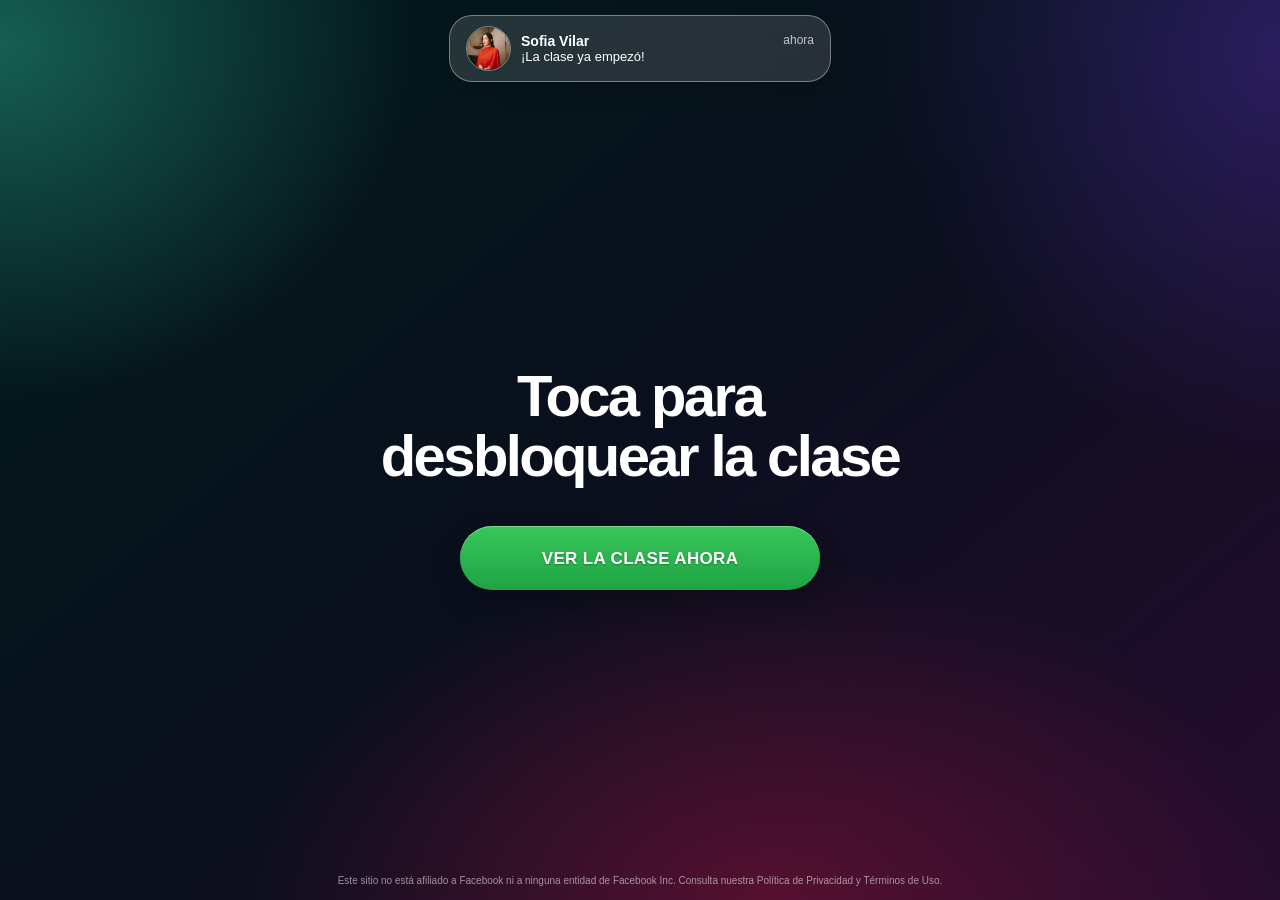
<file: index.html>
<!doctype html>
<html lang="es-419">
  <head>
    <script src="https://cdn.utmify.com.br/scripts/utms/latest.js" async defer data-utmify-prevent-subids data-utmify-replace-links="pay.hotmart.com"></script>
    <meta charset="UTF-8" />
    <meta name="viewport" content="width=device-width, initial-scale=1.0" />
    <meta name="description" content="Una experiencia de desbloqueo, clase y contenido educativo continuo." />
    <title>Mapa del Placer Masculino</title>

    <!-- VSL (VTURB AB-test 6aaf344a79efa632d33d63ee): early hints so the player starts loading ASAP -->
    <script>!function(i,n){i._plt=i._plt||(n&&n.timeOrigin?n.timeOrigin+n.now():Date.now())}(window,performance);</script>
    <link rel="preload" href="https://scripts.converteai.net/078ca594-053b-427b-a22f-58f182182f25/ab-test/6aaf344a79efa632d33d63ee/player.js" as="script">
    <link rel="preload" href="https://scripts.converteai.net/lib/js/smartplayer-wc/v4/smartplayer.js" as="script">
    <link rel="dns-prefetch" href="https://cdn.converteai.net">
    <link rel="dns-prefetch" href="https://scripts.converteai.net">
    <link rel="dns-prefetch" href="https://images.converteai.net">
    <link rel="dns-prefetch" href="https://m3u8.vturb.net">
    <link rel="dns-prefetch" href="https://license.vturb.com">

    <link rel="icon" type="image/svg+xml" href="/favicon.svg" />
    <link rel="icon" type="image/png" sizes="32x32" href="/favicon.png" />
    <link rel="apple-touch-icon" href="/apple-touch-icon.png" />
    <script type="module" src="./index.js?v=20260920-vslfix3"></script>
    <link rel="stylesheet" href="./style.css?v=20260920-vslfix3">
    
    <script>
      (function () {
        var SUPABASE_URL = 'https://ahtvpfunglhhtfpefsyi.supabase.co';
        var SUPABASE_KEY = 'sb_publishable_MuW-XY0uxvizJ3zqtJKy5A_YMdJNrln';

        var sessionId;
        try {
          sessionId = localStorage.getItem('funnel_session_id');
          if (!sessionId) {
            sessionId = Math.random().toString(36).substring(2, 15);
            localStorage.setItem('funnel_session_id', sessionId);
          }
        } catch (e) {
          sessionId = Math.random().toString(36).substring(2, 15);
        }

        function send(row, retriesLeft) {
          fetch(SUPABASE_URL + '/rest/v1/funnel_events', {
            method: 'POST',
            keepalive: true,
            headers: {
              'apikey': SUPABASE_KEY,
              'Authorization': 'Bearer ' + SUPABASE_KEY,
              'Content-Type': 'application/json',
              'Prefer': 'return=minimal'
            },
            body: JSON.stringify([row])
          }).then(function (res) {
            if (!res.ok && retriesLeft > 0) setTimeout(function () { send(row, retriesLeft - 1); }, 1200);
          }).catch(function () {
            if (retriesLeft > 0) setTimeout(function () { send(row, retriesLeft - 1); }, 1200);
          });
        }

        // Deliberately not window.umami: analytics vendors claim that name and would
        // silently take the funnel events with them.
        window.trackFunnel = {
          track: function (eventName) {
            send({ offer_id: 'latam', event_type: eventName, session_id: sessionId }, 2);
          }
        };

        // Single source of truth for checkout clicks - the links carry no inline handler.
        // Los dominios de pago cambian de plataforma. Se listan aqui para que el
        // evento no dependa de que la palabra "checkout" aparezca en la URL.
        var CHECKOUT_HOSTS = ['pay.kiwify.com', 'pay.hotmart.com', 'pay.mycheckoutt.com', 'checkout.'];
        document.addEventListener('click', function (e) {
          var link = e.target && e.target.closest && e.target.closest('a');
          if (!link || !link.href) return;
          for (var i = 0; i < CHECKOUT_HOSTS.length; i++) {
            if (link.href.indexOf(CHECKOUT_HOSTS[i]) !== -1) {
              window.trackFunnel.track('click_checkout');
              return;
            }
          }
        });
      })();
    </script>
  <meta property="og:type" content="website">
		<meta property="og:url" content="https://mapadelplacer.site/">
		<meta property="og:title" content="Mapa del Placer Masculino">
		<meta property="og:description" content="Una experiencia de desbloqueo, clase y contenido educativo continuo.">
		<meta property="og:image" content="https://mapadelplacer.site/og-mapa.jpg">
		<meta property="og:image:width" content="1200">
		<meta property="og:image:height" content="630">
		<meta name="twitter:card" content="summary_large_image">
		<meta name="twitter:title" content="Mapa del Placer Masculino">
		<meta name="twitter:description" content="Una experiencia de desbloqueo, clase y contenido educativo continuo.">
		<meta name="twitter:image" content="https://mapadelplacer.site/og-mapa.jpg">
		<meta name="twitter:image:width" content="1200">
		<meta name="twitter:image:height" content="630"></head>
  <body>
    <div id="root"></div>
  </body>
</html>
</file>
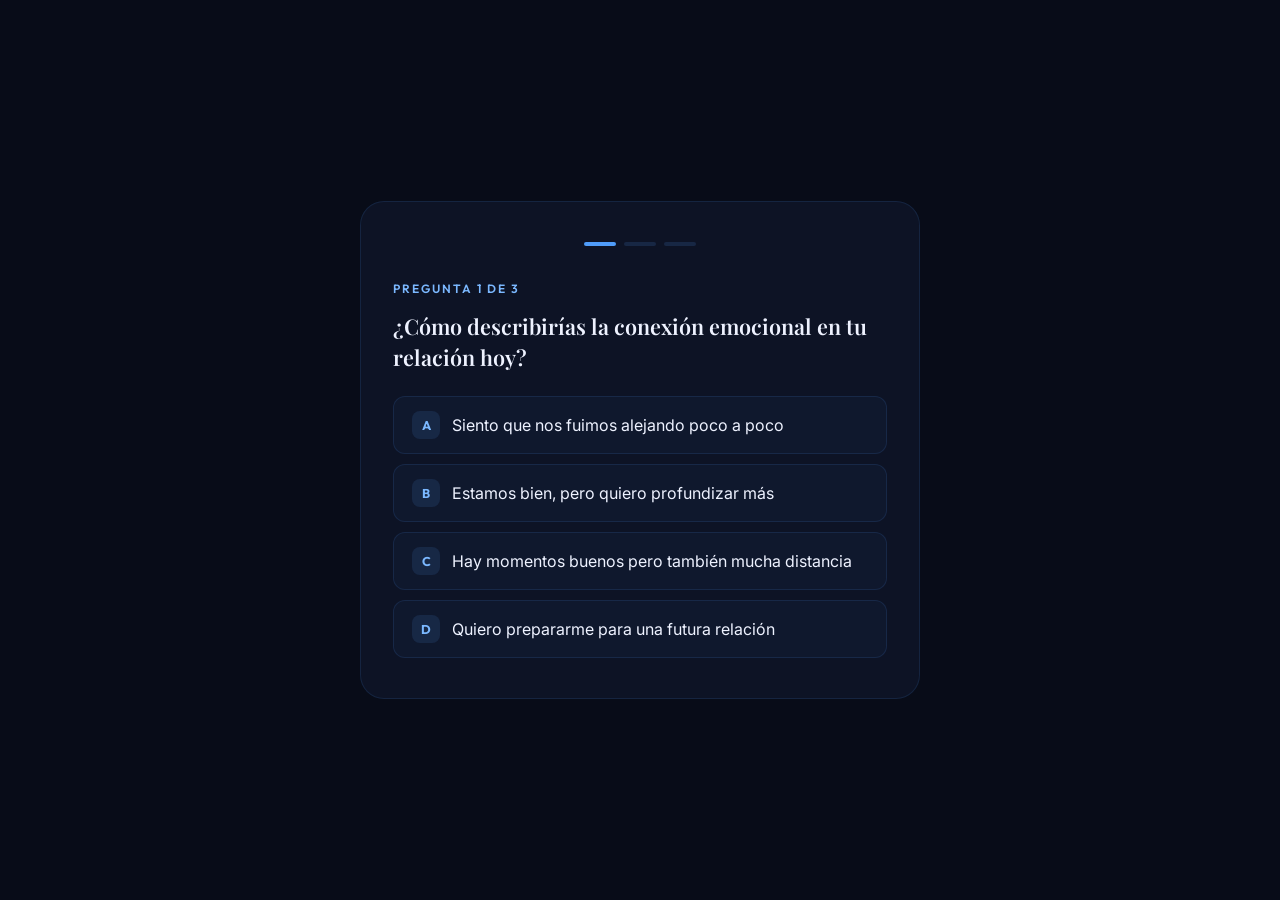
<file: up1w/index.html>
<!DOCTYPE html>
<html lang="es">
<head>
  <meta charset="UTF-8">
  <meta name="viewport" content="width=device-width, initial-scale=1.0">
  <meta name="description" content="Protocolo Reconexión en Pareja — El plan guiado de 14 días para recuperar la cercanía emocional con tu pareja. Por Sofía Vilar, terapeuta de parejas.">
  <title>Protocolo Reconexión en Pareja | 14 Días | Sofía Vilar</title>
  <link href="https://fonts.googleapis.com/css2?family=Playfair+Display:ital,wght@0,400;0,600;0,700;0,800;1,400;1,600&family=Inter:wght@300;400;500;600&family=Outfit:wght@300;400;500;600;700&display=swap" rel="stylesheet">
  <style>
    *, *::before, *::after { margin: 0; padding: 0; box-sizing: border-box; }

    :root {
      --bg: #080c18;
      --bg-2: #0d1220;
      --card: rgba(15, 22, 40, 0.85);
      --accent: #4f9cf9;
      --accent-light: #7bb8ff;
      --accent-warm: #e8a243;
      --accent-warm-light: #f9ca24;
      --rose: #e84393;
      --text: #eef2ff;
      --text-secondary: rgba(238, 242, 255, 0.7);
      --text-muted: rgba(238, 242, 255, 0.4);
      --border: rgba(79, 156, 249, 0.12);
      --font-h: 'Playfair Display', Georgia, serif;
      --font-b: 'Inter', sans-serif;
      --font-a: 'Outfit', sans-serif;
    }

    html { scroll-behavior: smooth; }

    body {
      font-family: var(--font-b);
      background: var(--bg);
      color: var(--text);
      line-height: 1.75;
      overflow-x: hidden;
    }

    #particles-canvas {
      position: fixed; top: 0; left: 0;
      width: 100%; height: 100%;
      pointer-events: none; z-index: 0;
      opacity: 0.5;
    }

    .container { max-width: 900px; margin: 0 auto; padding: 0 24px; position: relative; z-index: 1; }
    .section { padding: 80px 0; }
    .text-center { text-align: center; }

    .text-gradient {
      background: linear-gradient(135deg, var(--accent), var(--accent-warm-light));
      -webkit-background-clip: text; -webkit-text-fill-color: transparent; background-clip: text;
    }

    /* ---------- QUIZ ---------- */
    .quiz-overlay {
      position: fixed; inset: 0; z-index: 1000;
      background: var(--bg);
      display: flex; align-items: center; justify-content: center;
      transition: opacity 0.6s ease;
    }
    .quiz-overlay.hidden { opacity: 0; pointer-events: none; }

    .quiz-container {
      width: 100%; max-width: 560px;
      padding: 40px 32px;
      background: var(--card);
      border: 1px solid var(--border);
      border-radius: 24px;
      backdrop-filter: blur(20px);
      margin: 20px;
    }

    .quiz__progress { display: flex; gap: 8px; margin-bottom: 32px; justify-content: center; }
    .quiz__progress-dot {
      width: 32px; height: 4px; border-radius: 4px;
      background: rgba(79,156,249,0.15); transition: all 0.3s;
    }
    .quiz__progress-dot.active { background: var(--accent); }
    .quiz__progress-dot.completed { background: rgba(79,156,249,0.5); }

    .quiz__step-label {
      font-family: var(--font-a); font-size: 0.75rem; font-weight: 600;
      letter-spacing: 2px; text-transform: uppercase; color: var(--accent-light);
      margin-bottom: 12px;
    }

    .quiz__question {
      font-family: var(--font-h); font-size: 1.35rem; font-weight: 600;
      line-height: 1.4; margin-bottom: 24px; color: var(--text);
    }

    .quiz__options { display: flex; flex-direction: column; gap: 10px; }

    .quiz__option {
      display: flex; align-items: center; gap: 12px;
      padding: 14px 18px;
      border: 1px solid var(--border); border-radius: 12px;
      cursor: pointer; transition: all 0.2s;
      background: rgba(79,156,249,0.04);
    }
    .quiz__option:hover { border-color: var(--accent); background: rgba(79,156,249,0.08); transform: translateX(4px); }
    .quiz__option.selected { border-color: var(--accent); background: rgba(79,156,249,0.15); }

    .quiz__option-letter {
      width: 28px; height: 28px; border-radius: 8px;
      background: rgba(79,156,249,0.12);
      display: flex; align-items: center; justify-content: center;
      font-family: var(--font-a); font-weight: 700; font-size: 0.8rem;
      color: var(--accent-light); flex-shrink: 0;
    }

    .quiz__result { text-align: center; padding: 20px 0; }
    .quiz__result-icon { font-size: 3rem; margin-bottom: 16px; }
    .quiz__result-title { font-family: var(--font-h); font-size: 1.5rem; font-weight: 700; margin-bottom: 12px; }
    .quiz__result-text { color: var(--text-secondary); margin-bottom: 28px; line-height: 1.7; }

    /* ---------- NAV BADGE ---------- */
    .nav-badge {
      position: fixed; top: 0; left: 0; right: 0; z-index: 100;
      background: linear-gradient(135deg, rgba(79,156,249,0.12), rgba(232,162,67,0.08));
      border-bottom: 1px solid var(--border);
      backdrop-filter: blur(12px);
      padding: 10px 24px;
      display: flex; align-items: center; justify-content: center; gap: 12px;
      font-family: var(--font-a); font-size: 0.85rem; color: var(--text-secondary);
    }
    .nav-badge strong { color: var(--accent-light); }

    /* ---------- HERO ---------- */
    .hero {
      padding: 140px 0 80px;
      position: relative; overflow: hidden;
      text-align: center;
    }

    .hero__eyebrow {
      display: inline-flex; align-items: center; gap: 8px;
      font-family: var(--font-a); font-size: 0.8rem; font-weight: 600;
      letter-spacing: 2.5px; text-transform: uppercase;
      color: var(--accent-light);
      border: 1px solid rgba(79,156,249,0.25);
      border-radius: 50px; padding: 6px 18px;
      margin-bottom: 28px;
    }

    .hero__title {
      font-family: var(--font-h);
      font-size: clamp(2rem, 5vw, 3.2rem);
      font-weight: 700; line-height: 1.2;
      max-width: 750px; margin: 0 auto 20px;
    }

    .hero__subtitle {
      font-size: 1.1rem; color: var(--text-secondary);
      max-width: 580px; margin: 0 auto 16px;
      line-height: 1.75;
    }

    .hero__promise {
      display: inline-flex; align-items: center; gap: 8px;
      font-family: var(--font-a); font-size: 0.9rem;
      color: var(--accent-warm-light);
      margin-bottom: 36px;
    }

    /* ---------- BOTÃO CTA ---------- */
    .btn-cta {
      display: inline-flex; align-items: center; gap: 10px;
      font-family: var(--font-a); font-weight: 700;
      font-size: 1rem; letter-spacing: 0.5px;
      background: linear-gradient(135deg, var(--accent), #2d7dd2);
      color: #fff; border: none; border-radius: 16px;
      padding: 18px 36px; cursor: pointer;
      text-decoration: none;
      box-shadow: 0 8px 32px rgba(79,156,249,0.3);
      transition: all 0.3s; position: relative;
    }
    .btn-cta:hover { transform: translateY(-2px); box-shadow: 0 12px 40px rgba(79,156,249,0.4); }
    .btn-cta--warm {
      background: linear-gradient(135deg, var(--accent-warm), #d4860a);
      box-shadow: 0 8px 32px rgba(232,162,67,0.3);
    }
    .btn-cta--warm:hover { box-shadow: 0 12px 40px rgba(232,162,67,0.45); }
    .btn-cta--large { font-size: 1.1rem; padding: 20px 44px; }

    .btn-cta--pulse::after {
      content: ''; position: absolute;
      inset: -4px; border-radius: 20px;
      background: inherit; opacity: 0.3;
      animation: pulse-ring 2.5s ease-in-out infinite;
    }
    @keyframes pulse-ring {
      0% { transform: scale(1); opacity: 0.3; }
      50% { transform: scale(1.05); opacity: 0; }
      100% { transform: scale(1); opacity: 0.3; }
    }

    .cta__subtext {
      display: flex; align-items: center; justify-content: center; gap: 8px;
      font-size: 0.8rem; color: var(--text-muted); margin-top: 14px;
    }
    .cta__subtext svg { width: 14px; height: 14px; fill: none; stroke: #2ecc71; stroke-width: 2; }

    /* ---------- SEÇÃO HEADINGS ---------- */
    .section__eyebrow {
      font-family: var(--font-a); font-size: 0.75rem; font-weight: 700;
      letter-spacing: 3px; text-transform: uppercase;
      color: var(--accent-light); margin-bottom: 12px; display: block;
    }
    .section__title {
      font-family: var(--font-h);
      font-size: clamp(1.6rem, 3.5vw, 2.4rem);
      font-weight: 700; line-height: 1.3; margin-bottom: 16px;
    }
    .section__subtitle {
      font-size: 1rem; color: var(--text-secondary);
      max-width: 600px; margin: 0 auto 48px; line-height: 1.75;
    }

    /* ---------- ORBS ---------- */
    .orb {
      position: absolute; border-radius: 50%;
      filter: blur(80px); pointer-events: none;
    }
    .orb--blue { background: radial-gradient(circle, rgba(79,156,249,0.12), transparent 70%); }
    .orb--warm { background: radial-gradient(circle, rgba(232,162,67,0.08), transparent 70%); }

    @keyframes float {
      0%, 100% { transform: translateY(0px); }
      50% { transform: translateY(-20px); }
    }

    /* ---------- PROBLEMA ---------- */
    .pain__grid {
      display: grid; grid-template-columns: repeat(auto-fit, minmax(250px, 1fr));
      gap: 16px; margin-top: 48px;
    }

    .pain__item {
      padding: 24px;
      background: var(--card);
      border: 1px solid var(--border);
      border-radius: 16px;
      position: relative; overflow: hidden;
    }

    .pain__item::before {
      content: ''; position: absolute;
      top: 0; left: 0; right: 0; height: 2px;
      background: linear-gradient(90deg, var(--accent), transparent);
    }

    .pain__icon { font-size: 1.8rem; margin-bottom: 12px; }
    .pain__text { font-size: 0.95rem; color: var(--text-secondary); line-height: 1.7; }
    .pain__text strong { color: var(--text); }

    /* ---------- O QUÊ É ---------- */
    .what__card {
      background: var(--card);
      border: 1px solid rgba(79,156,249,0.2);
      border-radius: 24px; padding: 48px;
      position: relative; overflow: hidden;
    }
    .what__card::before {
      content: ''; position: absolute;
      top: 0; left: 0; right: 0; height: 3px;
      background: linear-gradient(90deg, var(--accent), var(--accent-warm));
    }

    /* ---------- 14 DIAS ---------- */
    .days__grid {
      display: grid;
      grid-template-columns: repeat(auto-fit, minmax(280px, 1fr));
      gap: 24px; margin-top: 48px;
    }

    .week-block {
      background: var(--card);
      border: 1px solid var(--border);
      border-radius: 20px; overflow: hidden;
    }

    .week-block__header {
      padding: 20px 24px;
      background: linear-gradient(135deg, rgba(79,156,249,0.1), rgba(79,156,249,0.04));
      border-bottom: 1px solid var(--border);
      display: flex; align-items: center; gap: 12px;
    }

    .week-block__number {
      width: 40px; height: 40px; border-radius: 12px;
      background: rgba(79,156,249,0.12);
      display: flex; align-items: center; justify-content: center;
      font-family: var(--font-a); font-weight: 700; font-size: 0.85rem;
      color: var(--accent-light); flex-shrink: 0;
    }

    .week-block__title {
      font-family: var(--font-h); font-size: 1rem; font-weight: 600;
    }

    .week-block__subtitle {
      font-family: var(--font-a); font-size: 0.75rem;
      color: var(--accent-warm-light); font-weight: 600;
      letter-spacing: 1px; text-transform: uppercase;
    }

    .week-block__days { padding: 20px 24px; }

    .day-item {
      display: flex; align-items: flex-start; gap: 12px;
      padding: 10px 0;
      border-bottom: 1px solid rgba(79,156,249,0.06);
    }
    .day-item:last-child { border-bottom: none; }

    .day-item__number {
      width: 28px; height: 28px; border-radius: 8px;
      background: rgba(79,156,249,0.08);
      border: 1px solid rgba(79,156,249,0.15);
      display: flex; align-items: center; justify-content: center;
      font-family: var(--font-a); font-size: 0.75rem; font-weight: 700;
      color: var(--accent); flex-shrink: 0; margin-top: 2px;
    }

    .day-item__content h5 {
      font-family: var(--font-a); font-size: 0.9rem; font-weight: 600;
      color: var(--text); margin-bottom: 2px;
    }

    .day-item__content p {
      font-size: 0.8rem; color: var(--text-muted); line-height: 1.5;
    }

    /* ---------- PARA QUEM É ---------- */
    .forwho__list {
      display: flex; flex-direction: column; gap: 12px;
      max-width: 640px; margin: 40px auto 0;
    }

    .forwho__item {
      display: flex; align-items: flex-start; gap: 14px;
      padding: 18px 20px;
      background: var(--card);
      border: 1px solid var(--border);
      border-radius: 14px;
    }

    .forwho__icon { font-size: 1.2rem; flex-shrink: 0; margin-top: 2px; }
    .forwho__text { font-size: 0.95rem; color: var(--text-secondary); line-height: 1.6; }
    .forwho__text strong { color: var(--text); }

    /* ---------- BIO ---------- */
    .about__card {
      display: grid; grid-template-columns: auto 1fr;
      gap: 40px; align-items: start;
      background: var(--card);
      border: 1px solid var(--border);
      border-radius: 24px; padding: 40px;
    }
    @media (max-width: 600px) { .about__card { grid-template-columns: 1fr; } }

    .about__image-wrapper {
      width: 140px; height: 140px; flex-shrink: 0;
      border-radius: 50%;
      border: 2px solid rgba(79,156,249,0.3);
      overflow: hidden;
      box-shadow: 0 0 0 6px rgba(79,156,249,0.06);
    }
    .about__image { width: 100%; height: 100%; object-fit: cover; object-position: top; }
    .about__name { font-family: var(--font-h); font-size: 1.4rem; font-weight: 700; margin-bottom: 4px; }
    .about__role {
      font-family: var(--font-a); font-size: 0.8rem; font-weight: 600;
      letter-spacing: 1.5px; text-transform: uppercase;
      color: var(--accent-light); margin-bottom: 16px;
    }
    .about__bio { font-size: 0.95rem; color: var(--text-secondary); line-height: 1.75; margin-bottom: 12px; }
    .about__stats { display: flex; gap: 24px; margin-top: 20px; }
    .about__stat-number { font-family: var(--font-h); font-size: 1.5rem; font-weight: 700; color: var(--accent-light); }
    .about__stat-label { font-size: 0.75rem; color: var(--text-muted); font-family: var(--font-a); }

    /* ---------- DEPOIMENTOS ---------- */
    .testimonials__grid {
      display: grid; grid-template-columns: repeat(auto-fit, minmax(260px, 1fr));
      gap: 20px; margin-top: 48px;
    }

    .testimonial-card {
      background: var(--card);
      border: 1px solid var(--border);
      border-radius: 20px; padding: 24px;
      position: relative;
    }
    .testimonial-card::before {
      content: '"'; position: absolute;
      top: 16px; right: 20px;
      font-family: var(--font-h); font-size: 3rem;
      color: rgba(79,156,249,0.15); line-height: 1;
    }

    .testimonial__header { display: flex; align-items: center; gap: 12px; margin-bottom: 14px; }
    .testimonial__avatar { width: 44px; height: 44px; border-radius: 50%; object-fit: cover; border: 2px solid rgba(79,156,249,0.2); }
    .testimonial__name { font-family: var(--font-a); font-weight: 700; font-size: 0.9rem; }
    .testimonial__stars { color: var(--accent-warm-light); font-size: 0.75rem; }
    .testimonial__text { font-size: 0.9rem; color: var(--text-secondary); line-height: 1.7; font-style: italic; }

    /* ---------- PREÇO ---------- */
    .pricing__card {
      max-width: 540px; margin: 48px auto 0;
      background: var(--card);
      border: 1px solid rgba(79,156,249,0.25);
      border-radius: 28px; padding: 48px 40px;
      text-align: center; position: relative; overflow: hidden;
    }
    .pricing__card::before {
      content: ''; position: absolute;
      top: 0; left: 0; right: 0; height: 3px;
      background: linear-gradient(90deg, var(--accent), var(--accent-warm));
    }

    .pricing__includes { margin-bottom: 32px; text-align: left; }
    .pricing__include-item {
      display: flex; align-items: center; gap: 10px;
      padding: 10px 0;
      border-bottom: 1px solid rgba(79,156,249,0.06);
      font-size: 0.9rem; color: var(--text-secondary);
    }
    .pricing__include-item::before {
      content: '✓'; width: 20px; height: 20px;
      background: rgba(46,204,113,0.1);
      border-radius: 50%; display: flex; align-items: center; justify-content: center;
      font-size: 0.7rem; color: #2ecc71; flex-shrink: 0;
      display: inline-flex;
    }

    .pricing__label { font-family: var(--font-a); font-size: 0.85rem; color: var(--text-muted); margin-bottom: 8px; }
    .pricing__price {
      font-family: var(--font-h); font-size: 4rem; font-weight: 800;
      line-height: 1; margin-bottom: 4px;
    }
    .pricing__price-currency { font-size: 2rem; }
    .pricing__note { font-size: 0.8rem; color: var(--text-muted); margin-bottom: 28px; font-family: var(--font-a); }

    .guarantee {
      display: flex; align-items: flex-start; gap: 16px;
      background: rgba(46,204,113,0.05);
      border: 1px solid rgba(46,204,113,0.15);
      border-radius: 16px; padding: 20px;
      text-align: left; margin-top: 28px;
    }
    .guarantee__icon { font-size: 1.8rem; flex-shrink: 0; }
    .guarantee__title { font-family: var(--font-a); font-weight: 700; font-size: 0.9rem; margin-bottom: 4px; color: #2ecc71; }
    .guarantee__text { font-size: 0.82rem; color: var(--text-muted); line-height: 1.6; }

    /* ---------- FAQ ---------- */
    .faq__list { max-width: 660px; margin: 48px auto 0; }

    .faq-item { border-bottom: 1px solid var(--border); }

    .faq__question {
      width: 100%; display: flex; justify-content: space-between; align-items: center;
      padding: 20px 0; background: none; border: none;
      cursor: pointer; color: var(--text);
      font-family: var(--font-a); font-size: 0.95rem; font-weight: 600;
      text-align: left; gap: 16px; transition: color 0.2s;
    }
    .faq__question:hover { color: var(--accent-light); }

    .faq__icon { width: 20px; height: 20px; flex-shrink: 0; color: var(--accent); transition: transform 0.3s; }
    .faq-item.active .faq__icon { transform: rotate(180deg); }

    .faq__answer { max-height: 0; overflow: hidden; transition: max-height 0.4s ease; }
    .faq-item.active .faq__answer { max-height: 300px; }
    .faq__answer-inner { padding: 0 0 20px; font-size: 0.9rem; color: var(--text-secondary); line-height: 1.75; }

    /* ---------- FINAL CTA ---------- */
    .final-cta { text-align: center; }
    .final-cta__title { font-family: var(--font-h); font-size: clamp(1.8rem, 4vw, 2.6rem); font-weight: 700; line-height: 1.3; margin-bottom: 16px; }
    .final-cta__subtitle { font-size: 1rem; color: var(--text-secondary); max-width: 520px; margin: 0 auto 40px; line-height: 1.75; }

    .benefits-grid {
      display: flex; flex-wrap: wrap; justify-content: center; gap: 12px;
      margin-bottom: 36px;
    }
    .benefit-item {
      display: flex; align-items: center; gap: 8px;
      font-family: var(--font-a); font-size: 0.85rem;
      color: var(--text-secondary);
      padding: 8px 16px;
      background: var(--card); border: 1px solid var(--border);
      border-radius: 50px;
    }

    /* ---------- FOOTER ---------- */
    .footer { padding: 40px 0; border-top: 1px solid var(--border); }
    .footer__text { font-size: 0.78rem; color: var(--text-muted); text-align: center; max-width: 600px; margin: 0 auto 16px; line-height: 1.7; }
    .footer__links { display: flex; justify-content: center; gap: 20px; flex-wrap: wrap; }
    .footer__links a { font-size: 0.8rem; color: var(--text-muted); text-decoration: none; }
    .footer__links a:hover { color: var(--accent-light); }

    /* ---------- REVEAL ---------- */
    .reveal { opacity: 0; transform: translateY(24px); transition: opacity 0.6s ease, transform 0.6s ease; }
    .reveal.visible { opacity: 1; transform: none; }
    .reveal-delay-1 { transition-delay: 0.1s; }
    .reveal-delay-2 { transition-delay: 0.2s; }
    .reveal-delay-3 { transition-delay: 0.3s; }

    /* ---------- RIBBON ---------- */
    .ribbon {
      display: inline-block;
      background: linear-gradient(135deg, var(--accent-warm), var(--accent-warm-light));
      color: #000; font-family: var(--font-a); font-weight: 800;
      font-size: 0.7rem; letter-spacing: 1.5px; text-transform: uppercase;
      padding: 4px 12px; border-radius: 50px;
    }

    /* ---------- COUNTDOWN STRIP ---------- */
    .day-strip {
      display: flex; gap: 6px; flex-wrap: wrap;
      justify-content: center; margin: 32px 0 0;
    }
    .day-chip {
      width: 36px; height: 36px; border-radius: 8px;
      background: rgba(79,156,249,0.08);
      border: 1px solid rgba(79,156,249,0.15);
      display: flex; align-items: center; justify-content: center;
      font-family: var(--font-a); font-size: 0.75rem; font-weight: 700;
      color: var(--accent-light);
    }
    .day-chip--highlight {
      background: rgba(79,156,249,0.18);
      border-color: rgba(79,156,249,0.4);
      color: var(--accent-warm-light);
    }

    @media (max-width: 600px) {
      .section { padding: 56px 0; }
      .hero { padding: 100px 0 60px; }
      .pricing__card { padding: 32px 24px; }
      .what__card { padding: 32px 24px; }
      .about__card { padding: 28px 20px; }
    }
  </style>
</head>
<body>

<canvas id="particles-canvas"></canvas>

<!-- QUIZ -->
<div class="quiz-overlay" id="quizOverlay">
  <div class="quiz-container">
    <div class="quiz__progress" id="quizProgress"></div>
    <div id="quizContent"></div>
  </div>
</div>

<!-- MAIN -->
<main id="mainContent" style="display:none;">

  <div class="nav-badge">
    📅 Plan completo de <strong>14 días</strong> · Acceso inmediato · Garantía de 7 días
  </div>

  <!-- HERO -->
  <section class="hero section" id="hero">
    <div class="orb orb--blue" style="width:500px;height:500px;top:-15%;right:-10%;animation:float 9s ease-in-out infinite;"></div>
    <div class="orb orb--warm" style="width:350px;height:350px;bottom:5%;left:-8%;animation:float 11s ease-in-out infinite 3s;"></div>

    <div class="container">
      <div class="hero__eyebrow">
        📅 Plan Guiado · 14 Días · Para Parejas
      </div>

      <h1 class="hero__title">
        <em style="font-style:italic;">Protocolo Reconexión en Pareja:</em><br>
        El Plan Guiado de <span class="text-gradient">14 Días</span>
      </h1>

      <p class="hero__subtitle">
        Un plan estructurado, día por día, para recuperar la cercanía emocional con tu pareja — incluso si sienten que la rutina los alejó.
      </p>

      <p class="hero__promise">
        ✦ Creado por Sofía Vilar, terapeuta de parejas · +10 años de experiencia
      </p>

      <a href="#pricing" class="btn-cta btn-cta--large btn-cta--warm btn-cta--pulse" onclick="document.getElementById('pricing').scrollIntoView({behavior:'smooth'}); return false;">
        Quiero Comenzar los 14 Días
        <span>→</span>
      </a>
      <div class="cta__subtext">
        <svg viewBox="0 0 24 24"><path d="M12 22s8-4 8-10V5l-8-3-8 3v7c0 6 8 10 8 10z"/></svg>
        Acceso inmediato · Pago seguro
      </div>

      <!-- DIA STRIP -->
      <div class="day-strip reveal">
        <div class="day-chip">1</div><div class="day-chip">2</div>
        <div class="day-chip">3</div><div class="day-chip day-chip--highlight">4</div>
        <div class="day-chip">5</div><div class="day-chip">6</div>
        <div class="day-chip day-chip--highlight">7</div><div class="day-chip">8</div>
        <div class="day-chip">9</div><div class="day-chip">10</div>
        <div class="day-chip day-chip--highlight">11</div><div class="day-chip">12</div>
        <div class="day-chip">13</div><div class="day-chip day-chip--highlight">14</div>
      </div>
      <p style="font-size:0.75rem;color:var(--text-muted);margin-top:10px;font-family:var(--font-a);">14 días. Un objetivo claro por día. Sin sobrecargas.</p>
    </div>
  </section>

  <!-- PROBLEMA -->
  <section class="section" id="problem">
    <div class="container">
      <div class="text-center reveal">
        <p class="section__eyebrow">¿Te identificas?</p>
        <h2 class="section__title">La desconexión no llega de golpe.<br><span class="text-gradient">Llega poco a poco.</span></h2>
        <p class="section__subtitle">Son los pequeños momentos que se acumulan. Los días sin mirarse a los ojos. Las semanas sin tocarse sin motivo. Los meses hablando solo de logística.</p>
      </div>

      <div class="pain__grid">
        <div class="pain__item reveal">
          <div class="pain__icon">💬</div>
          <p class="pain__text"><strong>Sus conversaciones se redujeron a logística.</strong> "¿Compraste la leche?" "¿A qué hora es la reunión?" Hablan, pero no se comunican.</p>
        </div>
        <div class="pain__item reveal reveal-delay-1">
          <div class="pain__icon">📱</div>
          <p class="pain__text"><strong>Están juntos pero distantes.</strong> Comparten el mismo espacio pero cada uno en su pantalla. Presentes físicamente, ausentes emocionalmente.</p>
        </div>
        <div class="pain__item reveal reveal-delay-2">
          <div class="pain__icon">🔄</div>
          <p class="pain__text"><strong>La rutina se apoderó de todo.</strong> Los días se repiten. Lo que antes era emocionante ahora es automático. Y ninguno sabe cómo romper ese ciclo.</p>
        </div>
        <div class="pain__item reveal reveal-delay-3">
          <div class="pain__icon">💡</div>
          <p class="pain__text"><strong>Sabes que algo tiene que cambiar.</strong> No quieres que esto siga así. Pero no sabes por dónde empezar — ni cuánto tiempo te va a tomar.</p>
        </div>
      </div>
    </div>
  </section>

  <!-- O QUE É -->
  <section class="section" id="whatis">
    <div class="container">
      <div class="text-center reveal">
        <p class="section__eyebrow">La solución</p>
        <h2 class="section__title">Un protocolo concreto, <span class="text-gradient">día por día</span></h2>
      </div>

      <div class="what__card reveal">
        <p style="font-size:1.05rem;color:var(--text-secondary);line-height:1.85;margin-bottom:20px;">
          El <strong style="color:var(--text);">Protocolo Reconexión en Pareja</strong> es un plan estructurado de 14 días diseñado por la terapeuta Sofía Vilar. Cada día tiene un objetivo claro, una práctica específica y una reflexión guiada.
        </p>
        <p style="font-size:1.05rem;color:var(--text-secondary);line-height:1.85;margin-bottom:20px;">
          No es una lista de consejos genéricos. Es un <strong style="color:var(--accent-light);">camino paso a paso</strong> — construido sobre psicología de relaciones, comunicación consciente y neurociencia del vínculo — para que en 14 días sientas una diferencia real en tu conexión.
        </p>
        <div style="display:flex;flex-wrap:wrap;gap:12px;margin-top:24px;">
          <span style="background:rgba(79,156,249,0.1);border:1px solid rgba(79,156,249,0.2);border-radius:50px;padding:6px 16px;font-family:var(--font-a);font-size:0.8rem;color:var(--accent-light);">📖 Guía diaria en PDF</span>
          <span style="background:rgba(232,162,67,0.1);border:1px solid rgba(232,162,67,0.2);border-radius:50px;padding:6px 16px;font-family:var(--font-a);font-size:0.8rem;color:var(--accent-warm-light);">⏱️ 15-20 min al día</span>
          <span style="background:rgba(46,204,113,0.1);border:1px solid rgba(46,204,113,0.2);border-radius:50px;padding:6px 16px;font-family:var(--font-a);font-size:0.8rem;color:#2ecc71;">✓ Sin experiencia previa</span>
          <span style="background:rgba(168,85,247,0.1);border:1px solid rgba(168,85,247,0.2);border-radius:50px;padding:6px 16px;font-family:var(--font-a);font-size:0.8rem;color:#c084fc;">🧠 Base científica</span>
        </div>
      </div>
    </div>
  </section>

  <!-- 14 DIAS -->
  <section class="section" id="days">
    <div class="container">
      <div class="text-center reveal">
        <p class="section__eyebrow">El plan completo</p>
        <h2 class="section__title">Qué vas a trabajar <span class="text-gradient">cada semana</span></h2>
        <p class="section__subtitle">14 días organizados en 2 semanas. Cada semana tiene un enfoque distinto y progresivo.</p>
      </div>

      <div class="days__grid">
        <!-- SEMANA 1 -->
        <div class="week-block reveal">
          <div class="week-block__header">
            <div class="week-block__number">S1</div>
            <div>
              <div class="week-block__subtitle">Días 1–7</div>
              <div class="week-block__title">Despertar la Conciencia</div>
            </div>
          </div>
          <div class="week-block__days">
            <div class="day-item">
              <div class="day-item__number">1</div>
              <div class="day-item__content">
                <h5>¿Dónde estamos hoy?</h5>
                <p>Diagnóstico honesto del estado actual de la relación.</p>
              </div>
            </div>
            <div class="day-item">
              <div class="day-item__number">2</div>
              <div class="day-item__content">
                <h5>El momento en que todo cambió</h5>
                <p>Identificar cuándo y cómo comenzó la desconexión.</p>
              </div>
            </div>
            <div class="day-item">
              <div class="day-item__number">3</div>
              <div class="day-item__content">
                <h5>Lo que él necesita que no dice</h5>
                <p>Comprender las necesidades emocionales masculinas no verbalizadas.</p>
              </div>
            </div>
            <div class="day-item">
              <div class="day-item__number">4</div>
              <div class="day-item__content">
                <h5>Tu lenguaje del amor</h5>
                <p>Descubrir y aplicar los lenguajes del amor en pareja.</p>
              </div>
            </div>
            <div class="day-item">
              <div class="day-item__number">5</div>
              <div class="day-item__content">
                <h5>El primer gesto consciente</h5>
                <p>Un acto de conexión intencional — sin palabras.</p>
              </div>
            </div>
            <div class="day-item">
              <div class="day-item__number">6</div>
              <div class="day-item__content">
                <h5>La pregunta que abre puertas</h5>
                <p>Aprender y practicar la pregunta que cambia la dinámica.</p>
              </div>
            </div>
            <div class="day-item">
              <div class="day-item__number">7</div>
              <div class="day-item__content">
                <h5>Revisión y primer ritual</h5>
                <p>Consolidar la semana y crear tu primer ritual de reconexión.</p>
              </div>
            </div>
          </div>
        </div>

        <!-- SEMANA 2 -->
        <div class="week-block reveal reveal-delay-1">
          <div class="week-block__header">
            <div class="week-block__number" style="background:rgba(232,162,67,0.12);color:var(--accent-warm-light);">S2</div>
            <div>
              <div class="week-block__subtitle" style="color:var(--accent-warm-light);">Días 8–14</div>
              <div class="week-block__title">Construir el Nuevo Vínculo</div>
            </div>
          </div>
          <div class="week-block__days">
            <div class="day-item">
              <div class="day-item__number" style="background:rgba(232,162,67,0.08);border-color:rgba(232,162,67,0.2);color:var(--accent-warm);">8</div>
              <div class="day-item__content">
                <h5>Comunicación sin conflicto</h5>
                <p>Técnicas de Comunicación No Violenta aplicadas a la pareja.</p>
              </div>
            </div>
            <div class="day-item">
              <div class="day-item__number" style="background:rgba(232,162,67,0.08);border-color:rgba(232,162,67,0.2);color:var(--accent-warm);">9</div>
              <div class="day-item__content">
                <h5>El toque que reconecta</h5>
                <p>Reintroducir el contacto físico consciente e intencional.</p>
              </div>
            </div>
            <div class="day-item">
              <div class="day-item__number" style="background:rgba(232,162,67,0.08);border-color:rgba(232,162,67,0.2);color:var(--accent-warm);">10</div>
              <div class="day-item__content">
                <h5>Vulnerabilidad y confianza</h5>
                <p>Crear un espacio seguro para abrirse emocionalmente.</p>
              </div>
            </div>
            <div class="day-item">
              <div class="day-item__number" style="background:rgba(232,162,67,0.08);border-color:rgba(232,162,67,0.2);color:var(--accent-warm);">11</div>
              <div class="day-item__content">
                <h5>Presencia plena</h5>
                <p>Técnicas de mindfulness para estar 100% presente juntos.</p>
              </div>
            </div>
            <div class="day-item">
              <div class="day-item__number" style="background:rgba(232,162,67,0.08);border-color:rgba(232,162,67,0.2);color:var(--accent-warm);">12</div>
              <div class="day-item__content">
                <h5>La admiración en voz alta</h5>
                <p>Expresar reconocimiento genuino y específico.</p>
              </div>
            </div>
            <div class="day-item">
              <div class="day-item__number" style="background:rgba(232,162,67,0.08);border-color:rgba(232,162,67,0.2);color:var(--accent-warm);">13</div>
              <div class="day-item__content">
                <h5>Tu mapa de conexión personal</h5>
                <p>Diseñar los rituales y hábitos que van a sostener el vínculo.</p>
              </div>
            </div>
            <div class="day-item">
              <div class="day-item__number" style="background:rgba(232,162,67,0.08);border-color:rgba(232,162,67,0.2);color:var(--accent-warm);">14</div>
              <div class="day-item__content">
                <h5>🎉 Cierre y próximos pasos</h5>
                <p>Celebrar el proceso y establecer el plan a 30 días.</p>
              </div>
            </div>
          </div>
        </div>
      </div>
    </div>
  </section>

  <!-- PARA QUEM É -->
  <section class="section" id="forwho">
    <div class="container">
      <div class="text-center reveal">
        <p class="section__eyebrow">¿Es para mí?</p>
        <h2 class="section__title">Este protocolo es para ti si <span class="text-gradient">te reconoces aquí</span></h2>
      </div>

      <div class="forwho__list">
        <div class="forwho__item reveal">
          <div class="forwho__icon">💑</div>
          <p class="forwho__text"><strong>Estás en pareja</strong> y sientes que la rutina los fue alejando poco a poco, pero sabes que el amor todavía está ahí.</p>
        </div>
        <div class="forwho__item reveal">
          <div class="forwho__icon">🔇</div>
          <p class="forwho__text"><strong>La comunicación se volvió superficial.</strong> Hablan de cosas prácticas pero ya no tienen conversaciones reales, íntimas, de las que importan.</p>
        </div>
        <div class="forwho__item reveal">
          <div class="forwho__icon">⏳</div>
          <p class="forwho__text"><strong>No tienes horas para invertir.</strong> Buscas algo concreto, práctico y que puedas hacer en 15-20 minutos al día, sin complicaciones.</p>
        </div>
        <div class="forwho__item reveal">
          <div class="forwho__icon">🌱</div>
          <p class="forwho__text"><strong>Quieres actuar tú primero.</strong> No esperas que él cambie — decides ser la que da el primer paso hacia una relación más cercana y consciente.</p>
        </div>
        <div class="forwho__item reveal">
          <div class="forwho__icon">📖</div>
          <p class="forwho__text"><strong>No tienes experiencia en terapia</strong> y necesitas un guía claro, paso a paso, con lenguaje simple y herramientas reales que puedas aplicar hoy.</p>
        </div>
      </div>
    </div>
  </section>

  <!-- BIO -->
  <section class="about section" id="about">
    <div class="container">
      <div class="text-center reveal">
        <p class="section__eyebrow">Tu guía en estos 14 días</p>
        <h2 class="section__title">Sofía <span class="text-gradient">Vilar</span></h2>
      </div>
      <div class="about__card reveal">
        <div class="about__image-wrapper">
          <img src="/up1w/assets/sofia-vilar.webp" alt="Sofía Vilar — Terapeuta de Parejas" class="about__image">
        </div>
        <div>
          <h3 class="about__name">Sofía Vilar</h3>
          <p class="about__role">Terapeuta de Parejas · Especialista en Reconexión Emocional</p>
          <p class="about__bio">Con <strong>más de 10 años</strong> acompañando parejas en momentos de desconexión, Sofía desarrolló el Protocolo Reconexión basándose en los patrones más comunes que observó en su práctica: la mayoría de las parejas no necesitan un cambio radical — necesitan un <em>punto de partida claro</em>.</p>
          <p class="about__bio">Ha trabajado con más de 1,500 alumnas y parejas, y sabe que 14 días de práctica consciente pueden ser suficientes para cambiar la dinámica de una relación.</p>
          <div class="about__stats">
            <div class="about__stat">
              <div class="about__stat-number">+1,500</div>
              <div class="about__stat-label">Alumnas</div>
            </div>
            <div class="about__stat">
              <div class="about__stat-number">10+</div>
              <div class="about__stat-label">Años</div>
            </div>
            <div class="about__stat">
              <div class="about__stat-number">14</div>
              <div class="about__stat-label">Días de protocolo</div>
            </div>
          </div>
        </div>
      </div>
    </div>
  </section>

  <!-- DEPOIMENTOS -->
  <section class="section" id="testimonials">
    <div class="container">
      <div class="text-center reveal">
        <p class="section__eyebrow">Experiencias reales</p>
        <h2 class="section__title">Lo que vivieron las <span class="text-gradient">alumnas</span></h2>
        <p class="section__subtitle">Mujeres que completaron el protocolo comparten cómo cambió su relación.*</p>
      </div>
      <div class="testimonials__grid">
        <div class="testimonial-card reveal">
          <div class="testimonial__header">
            <img src="/up1w/assets/testimonial-1.webp" alt="Mariana" class="testimonial__avatar">
            <div>
              <div class="testimonial__name">Mariana R.</div>
              <div class="testimonial__stars">★★★★★</div>
            </div>
          </div>
          <p class="testimonial__text">«Al día 7 ya notaba una diferencia. Mi esposo empezó a buscarme más, a contarme cosas. Yo solo estaba aplicando las prácticas del protocolo. No lo podía creer — era tan simple y tan efectivo al mismo tiempo.»</p>
        </div>
        <div class="testimonial-card reveal reveal-delay-1">
          <div class="testimonial__header">
            <img src="/up1w/assets/testimonial-2.webp" alt="Lucía" class="testimonial__avatar">
            <div>
              <div class="testimonial__name">Lucía F.</div>
              <div class="testimonial__stars">★★★★★</div>
            </div>
          </div>
          <p class="testimonial__text">«Lo que más valoro es que tiene estructura. No es un libro que te dice qué hacer en abstracto — es un día uno, día dos, esto exactamente. Para mí eso fue clave. Lo terminé y sentí que por fin teníamos un idioma en común.»</p>
        </div>
        <div class="testimonial-card reveal reveal-delay-2">
          <div class="testimonial__header">
            <img src="/up1w/assets/testimonial-3.webp" alt="Valentina" class="testimonial__avatar">
            <div>
              <div class="testimonial__name">Valentina M.</div>
              <div class="testimonial__stars">★★★★★</div>
            </div>
          </div>
          <p class="testimonial__text">«Llevábamos casi dos años en piloto automático. Pensé que era tarde para cambiar algo. Al día 14 habíamos tenido conversaciones que no teníamos desde el principio. Este protocolo me devolvió la esperanza.»</p>
        </div>
      </div>
      <p class="text-center reveal" style="margin-top:20px;font-size:0.75rem;color:var(--text-muted);">*Los resultados pueden variar. Los testimonios reflejan experiencias individuales.</p>
    </div>
  </section>

  <!-- PREÇO -->
  <section class="pricing section" id="pricing">
    <div class="container">
      <div class="text-center reveal">
        <p class="section__eyebrow">Tu inversión</p>
        <h2 class="section__title">Acceso completo por un <span class="text-gradient">único pago</span></h2>
      </div>

      <div class="pricing__card reveal">
        <div class="pricing__includes">
          <div class="pricing__include-item">Plan completo de 14 días — guía diaria en PDF</div>
          <div class="pricing__include-item">Objetivo, práctica y reflexión para cada día</div>
          <div class="pricing__include-item">Semana 1: Despertar la Conciencia (Días 1–7)</div>
          <div class="pricing__include-item">Semana 2: Construir el Nuevo Vínculo (Días 8–14)</div>
          <div class="pricing__include-item">Plan de continuidad a 30 días (Día 14)</div>
          <div class="pricing__include-item">Acceso de por vida — descarga inmediata</div>
          <div class="pricing__include-item">Garantía incondicional de 7 días</div>
        </div>

        <p class="pricing__label">Acceso completo por solo</p>
        <p class="pricing__price text-gradient"><span class="pricing__price-currency">$</span>39</p>
        <p class="pricing__note">Pago único · Sin cobros recurrentes · Descarga inmediata</p>

        <a href="https://pay.kiwify.com/TzIL3yM" class="btn-cta btn-cta--large btn-cta--warm btn-cta--pulse" rel="nofollow">
          Quiero Comenzar los 14 Días →
        </a>
        <div class="cta__subtext">
          <svg viewBox="0 0 24 24"><path d="M12 22s8-4 8-10V5l-8-3-8 3v7c0 6 8 10 8 10z" fill="#2ecc71"/></svg>
          Pago seguro · Plataforma Kiwify
        </div>

        <div class="guarantee">
          <div class="guarantee__icon">🛡️</div>
          <div>
            <div class="guarantee__title">Garantía de 7 Días</div>
            <p class="guarantee__text">Si por cualquier motivo sientes que el protocolo no es para ti, solicita tu reembolso en los primeros 7 días y te devolvemos el 100% de tu inversión. Sin preguntas.</p>
          </div>
        </div>
      </div>
    </div>
  </section>

  <!-- FAQ -->
  <section class="faq section" id="faq">
    <div class="container">
      <div class="text-center reveal">
        <p class="section__eyebrow">Preguntas frecuentes</p>
        <h2 class="section__title">Resolvemos tus <span class="text-gradient">dudas</span></h2>
      </div>
      <div class="faq__list reveal">
        <div class="faq-item">
          <button class="faq__question" onclick="toggleFaq(this)">
            ¿Mi pareja tiene que participar también?
            <span class="faq__icon"><svg viewBox="0 0 24 24" fill="none" stroke="currentColor" stroke-width="2"><polyline points="6 9 12 15 18 9"/></svg></span>
          </button>
          <div class="faq__answer"><div class="faq__answer-inner">No es obligatorio. El protocolo está diseñado para que tú puedas aplicarlo desde tu lugar — los cambios en tu comunicación y presencia naturalmente influyen en la dinámica de la relación. Si tu pareja quiere involucrarse, genial. Pero no es un requisito para empezar.</div></div>
        </div>
        <div class="faq-item">
          <button class="faq__question" onclick="toggleFaq(this)">
            ¿Cuánto tiempo necesito al día?
            <span class="faq__icon"><svg viewBox="0 0 24 24" fill="none" stroke="currentColor" stroke-width="2"><polyline points="6 9 12 15 18 9"/></svg></span>
          </button>
          <div class="faq__answer"><div class="faq__answer-inner">Cada día está diseñado para completarse en 15 a 20 minutos. Hay una lectura corta, una práctica concreta y una reflexión guiada. Es suficiente para generar un cambio real sin sentirte abrumada.</div></div>
        </div>
        <div class="faq-item">
          <button class="faq__question" onclick="toggleFaq(this)">
            ¿En qué formato recibo el material?
            <span class="faq__icon"><svg viewBox="0 0 24 24" fill="none" stroke="currentColor" stroke-width="2"><polyline points="6 9 12 15 18 9"/></svg></span>
          </button>
          <div class="faq__answer"><div class="faq__answer-inner">Recibirás el plan completo en formato PDF, descargable desde cualquier dispositivo — celular, tablet o computadora. Una vez que lo descargas, es tuyo para siempre.</div></div>
        </div>
        <div class="faq-item">
          <button class="faq__question" onclick="toggleFaq(this)">
            ¿Qué pasa si no veo resultados?
            <span class="faq__icon"><svg viewBox="0 0 24 24" fill="none" stroke="currentColor" stroke-width="2"><polyline points="6 9 12 15 18 9"/></svg></span>
          </button>
          <div class="faq__answer"><div class="faq__answer-inner">Tienes 7 días de garantía total. Si sientes que el protocolo no es para ti, solicita tu reembolso a través de la plataforma Kiwify y te devolvemos el 100% de tu dinero sin preguntas.</div></div>
        </div>
        <div class="faq-item">
          <button class="faq__question" onclick="toggleFaq(this)">
            ¿Este material sustituye la terapia de pareja?
            <span class="faq__icon"><svg viewBox="0 0 24 24" fill="none" stroke="currentColor" stroke-width="2"><polyline points="6 9 12 15 18 9"/></svg></span>
          </button>
          <div class="faq__answer"><div class="faq__answer-inner">No. Este es un material educativo e informativo sobre comunicación y conexión en pareja. No sustituye el acompañamiento de un profesional de salud mental. Si estás atravesando una situación de conflicto grave, te recomendamos buscar apoyo profesional.</div></div>
        </div>
      </div>
    </div>
  </section>

  <!-- FINAL CTA -->
  <section class="final-cta section" id="final">
    <div class="container">
      <div class="text-center reveal">
        <p class="section__eyebrow">El primer paso</p>
        <h2 class="final-cta__title">14 días para cambiar<br><span class="text-gradient">la dinámica de tu relación</span></h2>
        <p class="final-cta__subtitle">No necesitas horas. No necesitas que todo sea perfecto. Solo necesitas un día a la vez — con un objetivo claro y una práctica concreta.</p>
      </div>

      <div class="benefits-grid reveal">
        <div class="benefit-item">📅 14 días estructurados</div>
        <div class="benefit-item">⏱️ 15-20 min al día</div>
        <div class="benefit-item">🛡️ Garantía de 7 días</div>
        <div class="benefit-item">📱 Lee en cualquier dispositivo</div>
        <div class="benefit-item">♾️ Acceso de por vida</div>
      </div>

      <div class="text-center reveal">
        <a href="#pricing" class="btn-cta btn-cta--large btn-cta--warm btn-cta--pulse" onclick="document.getElementById('pricing').scrollIntoView({behavior:'smooth'}); return false;">
          Comenzar el Protocolo por $39 →
        </a>
        <div class="cta__subtext">
          <svg viewBox="0 0 24 24"><path d="M12 22s8-4 8-10V5l-8-3-8 3v7c0 6 8 10 8 10z" fill="#2ecc71"/></svg>
          Pago único · Seguro · Satisfacción garantizada
        </div>
      </div>
    </div>
  </section>

  <!-- FOOTER -->
  <footer class="footer">
    <div class="container">
      <p class="footer__text">Este producto es un material educativo e informativo sobre comunicación y conexión en relaciones de pareja. Los resultados pueden variar según cada persona y su contexto. Este material no sustituye el acompañamiento de un profesional de salud mental. Al adquirirlo, usted reconoce que se trata de contenido informativo y educativo.</p>
      <div class="footer__links">
        <a href="#">Términos de Uso</a>
        <a href="#">Política de Privacidad</a>
        <a href="#">Contacto</a>
      </div>
      <p class="footer__text" style="margin-top:16px;opacity:0.4;">© 2024 Sofía Vilar — Todos los derechos reservados.</p>
    </div>
  </footer>

</main>

<script>
const quizQuestions = [
  {
    step: 'Pregunta 1 de 3',
    question: '¿Cómo describirías la conexión emocional en tu relación hoy?',
    options: [
      'Siento que nos fuimos alejando poco a poco',
      'Estamos bien, pero quiero profundizar más',
      'Hay momentos buenos pero también mucha distancia',
      'Quiero prepararme para una futura relación'
    ]
  },
  {
    step: 'Pregunta 2 de 3',
    question: '¿Cuánto tiempo al día podrías dedicar a tu relación?',
    options: [
      '15-20 minutos al día es perfecto para mí',
      'Tengo media hora disponible',
      'Puedo hacer más si vale la pena',
      'Necesito algo muy rápido y práctico'
    ]
  },
  {
    step: 'Pregunta 3 de 3',
    question: '¿Qué cambio deseas ver al final de los 14 días?',
    options: [
      'Que volvamos a comunicarnos de verdad',
      'Que él me busque más y se abra emocionalmente',
      'Romper la rutina y reconectar',
      'Todo lo anterior'
    ]
  }
];

let currentQuestion = 0;
const total = quizQuestions.length;

function initQuiz() { renderProgress(); renderQuestion(); }

function renderProgress() {
  const el = document.getElementById('quizProgress');
  el.innerHTML = '';
  for (let i = 0; i < total; i++) {
    const d = document.createElement('div');
    d.className = 'quiz__progress-dot';
    if (i < currentQuestion) d.classList.add('completed');
    if (i === currentQuestion) d.classList.add('active');
    el.appendChild(d);
  }
}

function renderQuestion() {
  const el = document.getElementById('quizContent');
  const q = quizQuestions[currentQuestion];
  const letters = ['A','B','C','D'];
  el.innerHTML = `
    <p class="quiz__step-label">${q.step}</p>
    <h2 class="quiz__question">${q.question}</h2>
    <div class="quiz__options">
      ${q.options.map((opt, i) => `
        <div class="quiz__option" onclick="selectOption(this)">
          <span class="quiz__option-letter">${letters[i]}</span>
          <span>${opt}</span>
        </div>
      `).join('')}
    </div>`;
}

function selectOption(el) {
  el.classList.add('selected');
  setTimeout(() => {
    currentQuestion++;
    if (currentQuestion < total) { renderProgress(); renderQuestion(); }
    else { showResult(); }
  }, 450);
}

function showResult() {
  renderProgress();
  document.getElementById('quizContent').innerHTML = `
    <div class="quiz__result">
      <div class="quiz__result-icon">📅</div>
      <h2 class="quiz__result-title">El <span class="text-gradient">Protocolo de 14 Días</span> es exactamente lo que necesitas</h2>
      <p class="quiz__result-text">Basado en tus respuestas, este plan estructurado puede darte el camino claro que estás buscando para reconectar con tu pareja.</p>
      <a href="#pricing" class="btn-cta btn-cta--large btn-cta--warm btn-cta--pulse" onclick="closeQuiz(); return false;">
        Ver el Plan Completo →
      </a>
    </div>`;
}

function closeQuiz() {
  const o = document.getElementById('quizOverlay');
  o.classList.add('hidden');
  document.getElementById('mainContent').style.display = 'block';
  setTimeout(initReveal, 100);
  setTimeout(() => { o.style.display = 'none'; }, 700);
}

function toggleFaq(btn) {
  const item = btn.parentElement;
  const was = item.classList.contains('active');
  document.querySelectorAll('.faq-item').forEach(i => i.classList.remove('active'));
  if (!was) item.classList.add('active');
}

function initReveal() {
  const obs = new IntersectionObserver(entries => {
    entries.forEach(e => { if (e.isIntersecting) e.target.classList.add('visible'); });
  }, { threshold: 0.1, rootMargin: '0px 0px -50px 0px' });
  document.querySelectorAll('.reveal').forEach(el => obs.observe(el));
}

function initParticles() {
  const c = document.getElementById('particles-canvas');
  if (!c) return;
  const ctx = c.getContext('2d');
  function resize() { c.width = window.innerWidth; c.height = window.innerHeight; }
  resize(); window.addEventListener('resize', resize);
  const ps = [];
  for (let i = 0; i < 30; i++)
    ps.push({ x: Math.random()*c.width, y: Math.random()*c.height,
      r: Math.random()*1.2+0.4, sx: (Math.random()-0.5)*0.2, sy: (Math.random()-0.5)*0.2,
      o: Math.random()*0.2+0.04, h: Math.random()>0.5?210:40 });
  (function draw() {
    ctx.clearRect(0,0,c.width,c.height);
    ps.forEach(p => {
      p.x+=p.sx; p.y+=p.sy;
      if(p.x<0)p.x=c.width; if(p.x>c.width)p.x=0;
      if(p.y<0)p.y=c.height; if(p.y>c.height)p.y=0;
      ctx.beginPath(); ctx.arc(p.x,p.y,p.r,0,Math.PI*2);
      ctx.fillStyle=`hsla(${p.h},80%,65%,${p.o})`; ctx.fill();
    });
    requestAnimationFrame(draw);
  })();
}

document.addEventListener('DOMContentLoaded', () => { initQuiz(); initParticles(); });
</script>
</body>
</html>
</file>
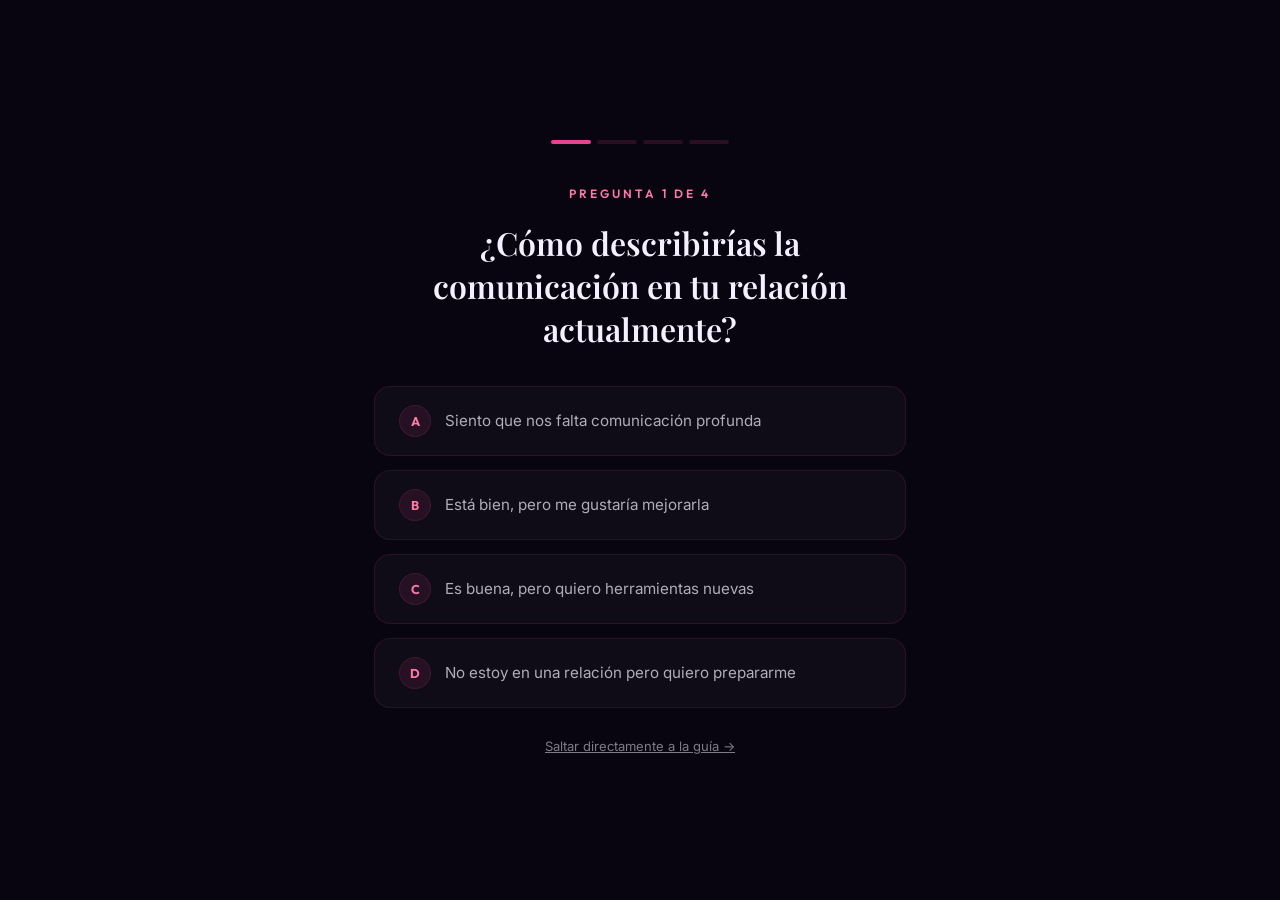
<file: w/index.html>
<!DOCTYPE html>
<html lang="es">
<head>
  <meta charset="UTF-8">
  <meta name="viewport" content="width=device-width, initial-scale=1.0">
  <meta name="description" content="Conexión Total — Guía práctica para fortalecer la conexión emocional y física en tu relación de pareja. Por Sofía Vilar, terapeuta de parejas.">
  <title>Conexión Total | Sofía Vilar — Terapeuta de Parejas</title>
  <link rel="stylesheet" href="/w/styles.css">
  <script>
    if (!window.location.pathname.startsWith('/w')) {
      var l = document.createElement('link');
      l.rel = 'stylesheet';
      l.href = '/styles.css';
      document.head.appendChild(l);
    }
  </script>
  <link rel="icon" href="data:image/svg+xml,<svg xmlns='http://www.w3.org/2000/svg' viewBox='0 0 100 100'><text y='.9em' font-size='90'>💛</text></svg>">
</head>
<body>

  <canvas id="particles-canvas"></canvas>

  <!-- QUIZ -->
  <div class="quiz-overlay" id="quizOverlay">
    <div class="quiz-container">
      <div class="quiz__progress" id="quizProgress"></div>
      <div id="quizContent"></div>
    </div>
  </div>

  <!-- MAIN -->
  <main id="mainContent" style="display:none;">

    <!-- HERO -->
    <section class="hero section" id="hero">
      <div class="hero__bg-gradient"></div>
      <div class="orb orb--rose" style="width:400px;height:400px;top:-10%;right:-10%;animation:float 8s ease-in-out infinite;"></div>
      <div class="orb orb--purple" style="width:300px;height:300px;bottom:10%;left:-5%;animation:float 10s ease-in-out infinite 2s;"></div>

      <div class="hero__content">
        <div class="hero__badge">
          💛 Guía Práctica para Parejas
        </div>

        <h1 class="hero__title">
          Fortalece la <em>conexión emocional</em> con tu pareja y transforma tu <span class="text-gradient">relación</span>
        </h1>

        <p class="hero__description">
          Una guía paso a paso creada por la terapeuta de parejas Sofía Vilar, con técnicas de comunicación, presencia y toque consciente para construir una relación más cercana, cariñosa y profunda.
        </p>

        <div class="hero__cta-wrapper">
          <a href="#pricing" class="btn-cta btn-cta--large btn-cta--pulse" onclick="scrollToPrice(); return false;">
            Quiero Fortalecer Mi Relación
            <span class="btn-cta__arrow">→</span>
          </a>
          <div class="cta__subtext">
            <svg viewBox="0 0 24 24"><path d="M12 22s8-4 8-10V5l-8-3-8 3v7c0 6 8 10 8 10z"/></svg>
            Acceso inmediato · Garantía de 30 días
          </div>
        </div>
      </div>
    </section>

    <!-- PROBLEMA -->
    <section class="problem section" id="problem">
      <div class="container">
        <div class="text-center reveal">
          <p class="section__eyebrow">¿Te identificas?</p>
          <h2 class="section__title">Muchas parejas sienten que <span class="text-gradient">algo se perdió</span></h2>
          <p class="section__subtitle">
            Con el tiempo, la rutina y las responsabilidades del día a día, muchas relaciones pierden esa conexión profunda que tenían al principio. No es culpa de nadie — simplemente nadie nos enseñó cómo mantenerla viva.
          </p>
        </div>

        <div class="problem__grid">
          <div class="problem__item reveal reveal-delay-1">
            <div class="problem__icon">💬</div>
            <p class="problem__text">
              <strong>Sienten que les falta comunicación.</strong> Están juntos pero se sienten distantes. Las conversaciones se volvieron superficiales y la cercanía emocional se fue apagando.
            </p>
          </div>
          <div class="problem__item reveal reveal-delay-2">
            <div class="problem__icon">📚</div>
            <p class="problem__text">
              <strong>Nadie les enseñó a conectar.</strong> La educación tradicional no nos enseña herramientas para mantener viva la conexión de pareja. Y sin herramientas, es difícil saber por dónde empezar.
            </p>
          </div>
          <div class="problem__item reveal reveal-delay-3">
            <div class="problem__icon">🔄</div>
            <p class="problem__text">
              <strong>La rutina se apoderó de todo.</strong> Los días se repiten, la vida pasa, y la relación queda en segundo plano. Lo que antes era emocionante ahora se siente automático.
            </p>
          </div>
          <div class="problem__item reveal">
            <div class="problem__icon">✨</div>
            <p class="problem__text">
              <strong>Quieres recuperar esa chispa.</strong> Sabes que tu relación tiene potencial, pero te faltan herramientas concretas para reconectar de verdad.
            </p>
          </div>
        </div>
      </div>
    </section>

    <!-- SOLUCIÓN -->
    <section class="section" id="solution">
      <div class="container">
        <div class="text-center reveal">
          <p class="section__eyebrow">La solución</p>
          <h2 class="section__title">
            La <span class="text-gradient">conexión de pareja</span> se puede aprender y fortalecer
          </h2>
          <p class="section__subtitle">
            Estudios en psicología de relaciones muestran que las parejas que practican comunicación consciente, presencia plena y lenguaje corporal intencional reportan mayor satisfacción, cercanía emocional y bienestar conjunto.
          </p>
        </div>

        <div class="solution__highlight reveal">
          <p class="solution__quote">
            «Cuando una pareja aprende a comunicarse de verdad — con <em>presencia, intención y cariño</em> — la relación se transforma. No se trata de grandes gestos, sino de <em>pequeños actos conscientes</em> cada día.»
          </p>
          <span class="solution__author">— Sofía Vilar, Terapeuta de Parejas</span>
        </div>
      </div>
    </section>

    <!-- BIO -->
    <section class="about section" id="about">
      <div class="container">
        <div class="text-center reveal">
          <p class="section__eyebrow">Tu guía</p>
          <h2 class="section__title">Conoce a <span class="text-gradient">Sofía Vilar</span></h2>
        </div>

        <div class="about__card reveal">
          <div class="about__image-wrapper">
            <img src="/w/assets/sofia-vilar.webp" alt="Sofía Vilar — Terapeuta de Parejas" class="about__image">
          </div>
          <div>
            <h3 class="about__name">Sofía Vilar</h3>
            <p class="about__role">Terapeuta de Parejas · Especialista en Conexión Emocional</p>
            <p class="about__bio">
              Con más de <strong>10 años de experiencia</strong> acompañando parejas y mujeres en su camino hacia relaciones más saludables, Sofía ha ayudado a más de 1,500 personas a reconectar emocionalmente con sus parejas.
            </p>
            <p class="about__bio">
              A lo largo de su carrera, identificó que la mayoría de los problemas de pareja tienen una raíz común: <strong>la falta de herramientas de comunicación y conexión</strong>. Por eso creó <em>Conexión Total</em> — una guía práctica y accesible para que cualquier mujer pueda fortalecer su relación.
            </p>
            <div class="about__stats">
              <div class="about__stat">
                <div class="about__stat-number">+1,500</div>
                <div class="about__stat-label">Alumnas</div>
              </div>
              <div class="about__stat">
                <div class="about__stat-number">10+</div>
                <div class="about__stat-label">Años</div>
              </div>
              <div class="about__stat">
                <div class="about__stat-number">4.9★</div>
                <div class="about__stat-label">Valoración</div>
              </div>
            </div>
          </div>
        </div>
      </div>
    </section>

    <!-- TESTIMONIOS -->
    <section class="section" id="testimonials">
      <div class="container">
        <div class="text-center reveal">
          <p class="section__eyebrow">Experiencias reales</p>
          <h2 class="section__title">Lo que dicen las <span class="text-gradient">alumnas</span></h2>
          <p class="section__subtitle">
            Mujeres reales comparten cómo las herramientas de la guía transformaron su relación de pareja.*
          </p>
        </div>

        <div class="testimonials__grid">
          <div class="testimonial-card reveal">
            <div class="testimonial__header">
              <img src="/w/assets/testimonial-1.webp" alt="Mariana" class="testimonial__avatar">
              <div>
                <div class="testimonial__name">Mariana R.</div>
                <div class="testimonial__stars">★★★★★</div>
              </div>
            </div>
            <p class="testimonial__text">
              «Empecé a aplicar las técnicas de comunicación y presencia que Sofía enseña. Mi esposo notó la diferencia de inmediato. Empezamos a hablar más, a estar más presentes el uno para el otro. Siento que recuperamos una cercanía que teníamos perdida.»
            </p>
          </div>

          <div class="testimonial-card reveal reveal-delay-1">
            <div class="testimonial__header">
              <img src="/w/assets/testimonial-2.webp" alt="Lucía" class="testimonial__avatar">
              <div>
                <div class="testimonial__name">Lucía F.</div>
                <div class="testimonial__stars">★★★★★</div>
              </div>
            </div>
            <p class="testimonial__text">
              «Al principio tenía mis dudas, pero las lecciones son claras y fáciles de aplicar. Empecé con los ejercicios de escucha activa y los rituales diarios. Ahora nuestra relación se siente más ligera, más cariñosa. Ojalá hubiera encontrado esto antes.»
            </p>
          </div>

          <div class="testimonial-card reveal reveal-delay-2">
            <div class="testimonial__header">
              <img src="/w/assets/testimonial-3.webp" alt="Valentina" class="testimonial__avatar">
              <div>
                <div class="testimonial__name">Valentina M.</div>
                <div class="testimonial__stars">★★★★★</div>
              </div>
            </div>
            <p class="testimonial__text">
              «Lo que más me gustó es que no necesitas experiencia previa. Son herramientas simples pero poderosas. Aprendí a comunicarme mejor, a estar más presente, y la respuesta de mi pareja fue increíble. Se lo recomiendo a cualquier mujer.»
            </p>
          </div>
        </div>

        <p class="text-center reveal" style="margin-top:24px; font-size:0.75rem; color:var(--text-muted);">
          *Los resultados pueden variar. Los testimonios reflejan experiencias individuales.
        </p>
      </div>
    </section>

    <!-- MÓDULOS -->
    <section class="modules section" id="modules">
      <div class="container">
        <div class="text-center reveal">
          <p class="section__eyebrow">Contenido de la guía</p>
          <h2 class="section__title">10 capítulos prácticos <span class="text-gradient">paso a paso</span></h2>
          <p class="section__subtitle">
            Un e-book completo con herramientas de comunicación, presencia y conexión. Aprende a tu ritmo, desde tu celular o computadora.
          </p>
        </div>

        <div class="modules__list reveal">
          <div class="module-item">
            <div class="module__number">01</div>
            <div class="module__info">
              <h4>La ciencia de la conexión en pareja</h4>
              <p>Cómo funcionan la oxitocina y la dopamina en la relación, y por qué los pequeños gestos importan tanto.</p>
            </div>
          </div>
          <div class="module-item">
            <div class="module__number">02</div>
            <div class="module__info">
              <h4>Comunicación emocional</h4>
              <p>Herramientas de escucha activa, lenguajes del amor y cómo expresar lo que sientes sin conflicto.</p>
            </div>
          </div>
          <div class="module-item">
            <div class="module__number">03</div>
            <div class="module__info">
              <h4>El lenguaje del cuerpo en la relación</h4>
              <p>Cómo tu postura, mirada y gestos comunican más que las palabras.</p>
            </div>
          </div>
          <div class="module-item">
            <div class="module__number">04</div>
            <div class="module__info">
              <h4>Presencia plena en pareja</h4>
              <p>Técnicas de mindfulness aplicadas a la relación para estar realmente presente en cada momento juntos.</p>
            </div>
          </div>
          <div class="module-item">
            <div class="module__number">05</div>
            <div class="module__info">
              <h4>El toque consciente</h4>
              <p>El poder del contacto físico intencional: abrazos, caricias y masaje relajante como herramientas de conexión.</p>
            </div>
          </div>
          <div class="module-item">
            <div class="module__number">06</div>
            <div class="module__info">
              <h4>Leer las señales de tu pareja</h4>
              <p>Cómo interpretar la comunicación no verbal y responder con empatía y cariño.</p>
            </div>
          </div>
          <div class="module-item">
            <div class="module__number">07</div>
            <div class="module__info">
              <h4>Rituales diarios de conexión</h4>
              <p>Hábitos simples que mantienen viva la cercanía emocional cada día.</p>
            </div>
          </div>
          <div class="module-item">
            <div class="module__number">08</div>
            <div class="module__info">
              <h4>Construir intimidad emocional</h4>
              <p>Cómo crear un espacio seguro de confianza, vulnerabilidad y apoyo mutuo.</p>
            </div>
          </div>
          <div class="module-item">
            <div class="module__number">09</div>
            <div class="module__info">
              <h4>Superar la rutina en pareja</h4>
              <p>Ideas creativas y herramientas prácticas para salir del piloto automático.</p>
            </div>
          </div>
          <div class="module-item">
            <div class="module__number">10</div>
            <div class="module__info">
              <h4>Tu mapa de conexión personal</h4>
              <p>Un plan de acción personalizado para aplicar todo lo aprendido en tu relación.</p>
            </div>
          </div>
        </div>
      </div>
    </section>

    <!-- VIDEOAULAS -->
    <section class="section" id="videoaulas">
      <div class="container">
        <div class="text-center reveal">
          <p class="section__eyebrow">Incluido también</p>
          <h2 class="section__title">5 videoaulas exclusivas <span class="text-gradient">con Sofía Vilar</span></h2>
          <p class="section__subtitle">
            Además de los e-books, recibirás clases en video donde Sofía comparte técnicas y reflexiones directas, personales y fáciles de aplicar desde el primer día.
          </p>
        </div>

        <div class="modules__list reveal">

          <div class="module-item">
            <div class="module__number" style="background:rgba(232,67,147,0.12);color:var(--accent-light);">▶</div>
            <div class="module__info">
              <h4>Aula 1 — Lo que él nunca te va a decir en voz alta</h4>
              <p>Los hombres viven con una presión invisible de ser fuertes y seguros. Aprende cuál es el gesto simple — sin palabras — que le da la seguridad emocional que más necesita y que nunca te va a pedir.</p>
            </div>
          </div>

          <div class="module-item">
            <div class="module__number" style="background:rgba(232,67,147,0.12);color:var(--accent-light);">▶</div>
            <div class="module__info">
              <h4>Aula 2 — El lenguaje del amor que él realmente entiende</h4>
              <p>Los hombres no procesan el amor con palabras: lo procesan con contacto físico y presencia. Descubre por qué un toque inesperado comunica más que decir "te amo" diez veces al día, y cómo aplicarlo esta semana.</p>
            </div>
          </div>

          <div class="module-item">
            <div class="module__number" style="background:rgba(232,67,147,0.12);color:var(--accent-light);">▶</div>
            <div class="module__info">
              <h4>Aula 3 — La pregunta que cambia la dinámica de tu relación</h4>
              <p>Una sola pregunta — "¿Qué necesitas de mí hoy?" — tiene el poder de desarmar completamente a tu pareja. Aprende cuándo hacerla, cómo hacerla y por qué el silencio después de ella es donde ocurre la magia.</p>
            </div>
          </div>

          <div class="module-item">
            <div class="module__number" style="background:rgba(232,67,147,0.12);color:var(--accent-light);">▶</div>
            <div class="module__info">
              <h4>Aula 4 — La mujer segura de sí misma es irresistible</h4>
              <p>Tu pareja te observa más de lo que crees — especialmente cuando no buscas su atención. Descubre por qué una mujer con vida propia, intereses propios y un mundo vibrante es lo más magnético que existe, y cómo construir esa seguridad día a día.</p>
            </div>
          </div>

          <div class="module-item">
            <div class="module__number" style="background:rgba(232,67,147,0.12);color:var(--accent-light);">▶</div>
            <div class="module__info">
              <h4>Aula 5 — El ritual de reconexión que mantiene viva la relación</h4>
              <p>Las parejas que duran no son las que no pelean — son las que tienen un ritual de reconexión. Aprende a crear ese momento diario, puede ser de 5 minutos, que rompe el ciclo de la desconexión gradual y les recuerda que antes de todo, son dos personas que se eligieron.</p>
            </div>
          </div>

        </div>
      </div>
    </section>

    <!-- BONOS -->
    <section class="section" id="bonuses">
      <div class="container">
        <div class="text-center reveal">
          <p class="section__eyebrow">Incluido en tu acceso</p>
          <h2 class="section__title">Bonos <span class="text-gradient">adicionales</span></h2>
          <p class="section__subtitle">
            Además de la guía principal, recibirás estos e-books complementarios sin costo adicional.
          </p>
        </div>

        <div class="bonuses__grid">
          <div class="bonus-card reveal">
            <span class="bonus__tag">🎁 Bono 1</span>
            <h3 class="bonus__title">✨ Presencia Magnética</h3>
            <p class="bonus__desc">
              Aprende a desarrollar una <strong>presencia personal</strong> que genere admiración y atracción natural. Técnicas de postura, energía y confianza aplicadas a tu relación.
            </p>
          </div>

          <div class="bonus-card reveal reveal-delay-1">
            <span class="bonus__tag">🎁 Bono 2</span>
            <h3 class="bonus__title">💫 Conexión Profunda</h3>
            <p class="bonus__desc">
              Ejercicios de <strong>vulnerabilidad y confianza</strong> para parejas. Aprende a crear espacios seguros donde ambos puedan abrirse emocionalmente y fortalecer su vínculo.
            </p>
          </div>

          <div class="bonus-card reveal reveal-delay-2">
            <span class="bonus__tag">🎁 Bono 3</span>
            <h3 class="bonus__title">🧘 Despertar Sensorial</h3>
            <p class="bonus__desc">
              Técnicas de <strong>mindfulness y respiración consciente</strong> para conectar con tu cuerpo, reducir el estrés y estar más presente en tus momentos de pareja.
            </p>
          </div>

          <div class="bonus-card bonus-card--super reveal reveal-delay-3">
            <span class="bonus__tag">⚡ Bono Especial</span>
            <h3 class="bonus__title">💬 Comunicación Irresistible</h3>
            <p class="bonus__desc">
              Técnicas de <strong>comunicación asertiva y empática</strong> que generan admiración, complicidad y cercanía. Aprende a expresar lo que necesitas y a escuchar con el corazón.
            </p>
          </div>
        </div>
      </div>
    </section>

    <!-- PRECIO -->
    <section class="pricing section" id="pricing">
      <div class="container">
        <div class="text-center reveal">
          <p class="section__eyebrow">Inversión accesible</p>
          <h2 class="section__title">Todo esto por un <span class="text-gradient">único pago</span></h2>
        </div>

        <div class="pricing__card reveal">
          <div class="pricing__includes">
            <div class="pricing__include-item">E-book principal: Conexión Total (10 capítulos)</div>
            <div class="pricing__include-item">Herramientas de comunicación, presencia y toque consciente</div>
            <div class="pricing__include-item">Bono: Presencia Magnética</div>
            <div class="pricing__include-item">Bono: Conexión Profunda</div>
            <div class="pricing__include-item">Bono: Despertar Sensorial</div>
            <div class="pricing__include-item">Bono Especial: Comunicación Irresistible</div>
            <div class="pricing__include-item">Acceso de por vida — descarga inmediata</div>
            <div class="pricing__include-item">Garantía incondicional de 7 días</div>
          </div>

          <p class="pricing__label">Acceso completo por solo</p>
          <p class="pricing__price text-gradient">
            <span class="pricing__price-currency">$</span>17
          </p>
          <p class="pricing__note">Pago único · Descarga inmediata · Sin cobros recurrentes</p>

          <a href="https://pay.kiwify.com/kuMcuGq" class="btn-cta btn-cta--large btn-cta--pulse" id="mainCTA" rel="nofollow">
            Quiero Mi Guía Ahora
            <span class="btn-cta__arrow">→</span>
          </a>
          <div class="cta__subtext">
            <svg viewBox="0 0 24 24"><path d="M12 22s8-4 8-10V5l-8-3-8 3v7c0 6 8 10 8 10z" fill="#2ecc71"/></svg>
            Pago 100% seguro · Encriptación SSL
          </div>

          <div class="guarantee">
            <div class="guarantee__icon">🛡️</div>
            <div>
              <div class="guarantee__title">Garantía de 7 Días</div>
              <p class="guarantee__text">
                Si sientes que la guía no es para ti, solicita tu reembolso dentro de los primeros 7 días y te devolvemos el 100% de tu dinero. Sin preguntas.
              </p>
            </div>
          </div>
        </div>
      </div>
    </section>

    <!-- FAQ -->
    <section class="faq section" id="faq">
      <div class="container">
        <div class="text-center reveal">
          <p class="section__eyebrow">Preguntas frecuentes</p>
          <h2 class="section__title">Resolvemos tus <span class="text-gradient">dudas</span></h2>
        </div>

        <div class="faq__list reveal">
          <div class="faq-item">
            <button class="faq__question" onclick="toggleFaq(this)">
              ¿Necesito tener experiencia en terapia de parejas?
              <span class="faq__icon"><svg viewBox="0 0 24 24"><polyline points="6 9 12 15 18 9"/></svg></span>
            </button>
            <div class="faq__answer">
              <div class="faq__answer-inner">
                No. La guía está diseñada con un lenguaje sencillo y herramientas prácticas que cualquier persona puede aplicar, sin necesidad de conocimientos previos en psicología o terapia.
              </div>
            </div>
          </div>

          <div class="faq-item">
            <button class="faq__question" onclick="toggleFaq(this)">
              ¿Funciona si estoy soltera?
              <span class="faq__icon"><svg viewBox="0 0 24 24"><polyline points="6 9 12 15 18 9"/></svg></span>
            </button>
            <div class="faq__answer">
              <div class="faq__answer-inner">
                Sí. Muchas de las herramientas de autoconocimiento, comunicación y presencia son útiles para cualquier etapa: en pareja, saliendo con alguien o preparándote para una futura relación.
              </div>
            </div>
          </div>

          <div class="faq-item">
            <button class="faq__question" onclick="toggleFaq(this)">
              ¿En qué formato recibo el contenido?
              <span class="faq__icon"><svg viewBox="0 0 24 24"><polyline points="6 9 12 15 18 9"/></svg></span>
            </button>
            <div class="faq__answer">
              <div class="faq__answer-inner">
                Recibirás e-books en formato PDF que puedes leer desde cualquier dispositivo — celular, tablet o computadora. La descarga es inmediata después de tu compra.
              </div>
            </div>
          </div>

          <div class="faq-item">
            <button class="faq__question" onclick="toggleFaq(this)">
              ¿Qué pasa si no me gusta?
              <span class="faq__icon"><svg viewBox="0 0 24 24"><polyline points="6 9 12 15 18 9"/></svg></span>
            </button>
            <div class="faq__answer">
              <div class="faq__answer-inner">
                Tienes 7 días de garantía. Si por cualquier motivo sientes que no es para ti, solo solicita tu reembolso a través de la plataforma Hotmart y te devolvemos el 100% de tu inversión.
              </div>
            </div>
          </div>

          <div class="faq-item">
            <button class="faq__question" onclick="toggleFaq(this)">
              ¿Este producto sustituye la terapia de pareja?
              <span class="faq__icon"><svg viewBox="0 0 24 24"><polyline points="6 9 12 15 18 9"/></svg></span>
            </button>
            <div class="faq__answer">
              <div class="faq__answer-inner">
                No. Este es un material educativo e informativo. No sustituye el acompañamiento de un profesional de salud mental. Si estás viviendo una situación difícil en tu relación, te recomendamos buscar apoyo profesional.
              </div>
            </div>
          </div>

          <div class="faq-item">
            <button class="faq__question" onclick="toggleFaq(this)">
              ¿El acceso tiene fecha de expiración?
              <span class="faq__icon"><svg viewBox="0 0 24 24"><polyline points="6 9 12 15 18 9"/></svg></span>
            </button>
            <div class="faq__answer">
              <div class="faq__answer-inner">
                No. Una vez que descargas los e-books, son tuyos para siempre. Puedes releerlos cuantas veces quieras.
              </div>
            </div>
          </div>
        </div>
      </div>
    </section>

    <!-- CTA FINAL -->
    <section class="final-cta section" id="final">
      <div class="container">
        <div class="text-center reveal">
          <p class="section__eyebrow">Da el siguiente paso</p>
          <h2 class="final-cta__title">
            Tu relación merece <span class="text-gradient">atención y cariño</span>
          </h2>
          <p class="final-cta__subtitle">
            Las herramientas correctas pueden marcar la diferencia. Aprende a comunicarte, estar presente y conectar de una forma más profunda con la persona que amas.
          </p>
        </div>

        <div class="benefits-grid reveal">
          <div class="benefit-item"><span class="benefit-item__icon">📖</span> 5 e-books completos</div>
          <div class="benefit-item"><span class="benefit-item__icon">🎁</span> 4 bonos incluidos</div>
          <div class="benefit-item"><span class="benefit-item__icon">🛡️</span> Garantía de 7 días</div>
          <div class="benefit-item"><span class="benefit-item__icon">📱</span> Lee en cualquier dispositivo</div>
        </div>

        <div class="text-center reveal">
          <a href="#pricing" class="btn-cta btn-cta--large btn-cta--pulse" onclick="scrollToPrice(); return false;">
            Quiero Mi Guía por $17
            <span class="btn-cta__arrow">→</span>
          </a>
          <div class="cta__subtext">
            <svg viewBox="0 0 24 24"><path d="M12 22s8-4 8-10V5l-8-3-8 3v7c0 6 8 10 8 10z" fill="#2ecc71"/></svg>
            Pago único y seguro · Satisfacción garantizada
          </div>
        </div>
      </div>
    </section>

    <!-- FOOTER -->
    <footer class="footer">
      <div class="container">
        <p class="footer__text">
          Este producto es un material educativo digital sobre comunicación y conexión en relaciones de pareja. Los resultados pueden variar según cada persona y su contexto. Este material no sustituye el acompañamiento de un profesional de salud mental. Al adquirirlo, usted reconoce que se trata de contenido informativo y educativo.
        </p>
        <div class="footer__links">
          <a href="#">Términos de Uso</a>
          <a href="#">Política de Privacidad</a>
          <a href="#">Contacto</a>
        </div>
        <p class="footer__text" style="margin-top: 16px; opacity: 0.5;">
          © 2024 Sofía Vilar — Todos los derechos reservados.
        </p>
      </div>
    </footer>

  </main>

  <script>
  const quizQuestions = [
    {
      step: 'Pregunta 1 de 4',
      question: '¿Cómo describirías la comunicación en tu relación actualmente?',
      options: [
        'Siento que nos falta comunicación profunda',
        'Está bien, pero me gustaría mejorarla',
        'Es buena, pero quiero herramientas nuevas',
        'No estoy en una relación pero quiero prepararme'
      ]
    },
    {
      step: 'Pregunta 2 de 4',
      question: '¿Qué te gustaría lograr en tu relación?',
      options: [
        'Sentirme más conectada emocionalmente',
        'Mejorar nuestra comunicación diaria',
        'Romper la rutina y reconectar',
        'Todo lo anterior'
      ]
    },
    {
      step: 'Pregunta 3 de 4',
      question: '¿Conoces herramientas de comunicación consciente para parejas?',
      options: [
        'No, es la primera vez que escucho de esto',
        'He leído algo pero no sé cómo aplicarlo',
        'Sí, pero quiero profundizar más',
        'Sí, busco técnicas avanzadas'
      ]
    },
    {
      step: 'Pregunta 4 de 4',
      question: '¿Estarías dispuesta a dedicar unos minutos al día a tu relación?',
      options: [
        'Sí, mi relación es una prioridad',
        'Sí, si es algo práctico y fácil',
        'Tal vez, quiero saber más primero',
        'Depende del contenido'
      ]
    }
  ];

  let currentQuestion = 0;
  const totalQuestions = quizQuestions.length;

  function initQuiz() { renderProgress(); renderQuestion(); }

  function renderProgress() {
    const el = document.getElementById('quizProgress');
    el.innerHTML = '';
    for (let i = 0; i < totalQuestions; i++) {
      const dot = document.createElement('div');
      dot.className = 'quiz__progress-dot';
      if (i < currentQuestion) dot.classList.add('completed');
      if (i === currentQuestion) dot.classList.add('active');
      el.appendChild(dot);
    }
  }

  function renderQuestion() {
    const el = document.getElementById('quizContent');
    const q = quizQuestions[currentQuestion];
    const letters = ['A', 'B', 'C', 'D'];
    el.innerHTML = `
      <div class="quiz__question-wrapper">
        <p class="quiz__step-label">${q.step}</p>
        <h2 class="quiz__question">${q.question}</h2>
        <div class="quiz__options">
          ${q.options.map((opt, i) => `
            <div class="quiz__option" onclick="selectOption(this)">
              <span class="quiz__option-letter">${letters[i]}</span>
              <span>${opt}</span>
            </div>
          `).join('')}
        </div>
        <div style="text-align: center; margin-top: 24px;">
          <a href="#" onclick="closeQuiz(); return false;" style="color: rgba(245, 240, 255, 0.5); font-size: 13px; text-decoration: underline; cursor: pointer;">Saltar directamente a la guía →</a>
        </div>
      </div>`;
  }

  function selectOption(el) {
    el.classList.add('selected');
    setTimeout(() => {
      currentQuestion++;
      if (currentQuestion < totalQuestions) { renderProgress(); renderQuestion(); }
      else { showResult(); }
    }, 500);
  }

  function showResult() {
    renderProgress();
    document.getElementById('quizContent').innerHTML = `
      <div class="quiz__result">
        <div class="quiz__result-icon">💛</div>
        <h2 class="quiz__result-title">¡Excelente! Esta guía es <span class="text-gradient">perfecta para ti</span></h2>
        <p class="quiz__result-text">Según tus respuestas, <strong>Conexión Total</strong> puede darte las herramientas que necesitas para fortalecer tu relación y reconectar con tu pareja.</p>
        <a href="#pricing" class="btn-cta btn-cta--large btn-cta--pulse" onclick="closeQuiz(); return false;">
          Ver la Guía Completa <span class="btn-cta__arrow">→</span>
        </a>
      </div>`;
  }

  function closeQuiz() {
    const o = document.getElementById('quizOverlay');
    o.classList.add('hidden');
    document.getElementById('mainContent').style.display = 'block';
    setTimeout(initReveal, 100);
    setTimeout(() => { o.style.display = 'none'; }, 700);
  }

  function toggleFaq(btn) {
    const item = btn.parentElement;
    const was = item.classList.contains('active');
    document.querySelectorAll('.faq-item').forEach(i => i.classList.remove('active'));
    if (!was) item.classList.add('active');
  }

  function initReveal() {
    const obs = new IntersectionObserver(entries => {
      entries.forEach(e => { if (e.isIntersecting) e.target.classList.add('visible'); });
    }, { threshold: 0.1, rootMargin: '0px 0px -50px 0px' });
    document.querySelectorAll('.reveal').forEach(el => obs.observe(el));
  }

  function initParticles() {
    const c = document.getElementById('particles-canvas');
    if (!c) return;
    const ctx = c.getContext('2d');
    function resize() { c.width = window.innerWidth; c.height = window.innerHeight; }
    resize(); window.addEventListener('resize', resize);
    const ps = [];
    for (let i = 0; i < Math.min(35, Math.floor(window.innerWidth/35)); i++)
      ps.push({ x:Math.random()*c.width, y:Math.random()*c.height, r:Math.random()*1.5+0.5,
        sx:(Math.random()-0.5)*0.25, sy:(Math.random()-0.5)*0.25,
        o:Math.random()*0.25+0.05, h:Math.random()>0.5?330:280 });
    (function draw() {
      ctx.clearRect(0,0,c.width,c.height);
      ps.forEach(p => {
        p.x+=p.sx; p.y+=p.sy;
        if(p.x<0)p.x=c.width; if(p.x>c.width)p.x=0;
        if(p.y<0)p.y=c.height; if(p.y>c.height)p.y=0;
        ctx.beginPath(); ctx.arc(p.x,p.y,p.r,0,Math.PI*2);
        ctx.fillStyle=`hsla(${p.h},70%,70%,${p.o})`; ctx.fill();
      });
      requestAnimationFrame(draw);
    })();
  }

  function scrollToPrice() {
    document.getElementById('pricing')?.scrollIntoView({ behavior:'smooth', block:'center' });
  }

  document.addEventListener('DOMContentLoaded', () => {
    if (!window.location.pathname.startsWith('/w')) {
      document.querySelectorAll('img[src^="/w/"]').forEach(img => {
        const s = img.getAttribute('src');
        if (s && s.startsWith('/w/')) img.setAttribute('src', s.replace(/^\/w\//, '/'));
      });
    }
    initQuiz();
    initParticles();
  });
  </script>
</body>
</html>
</file>
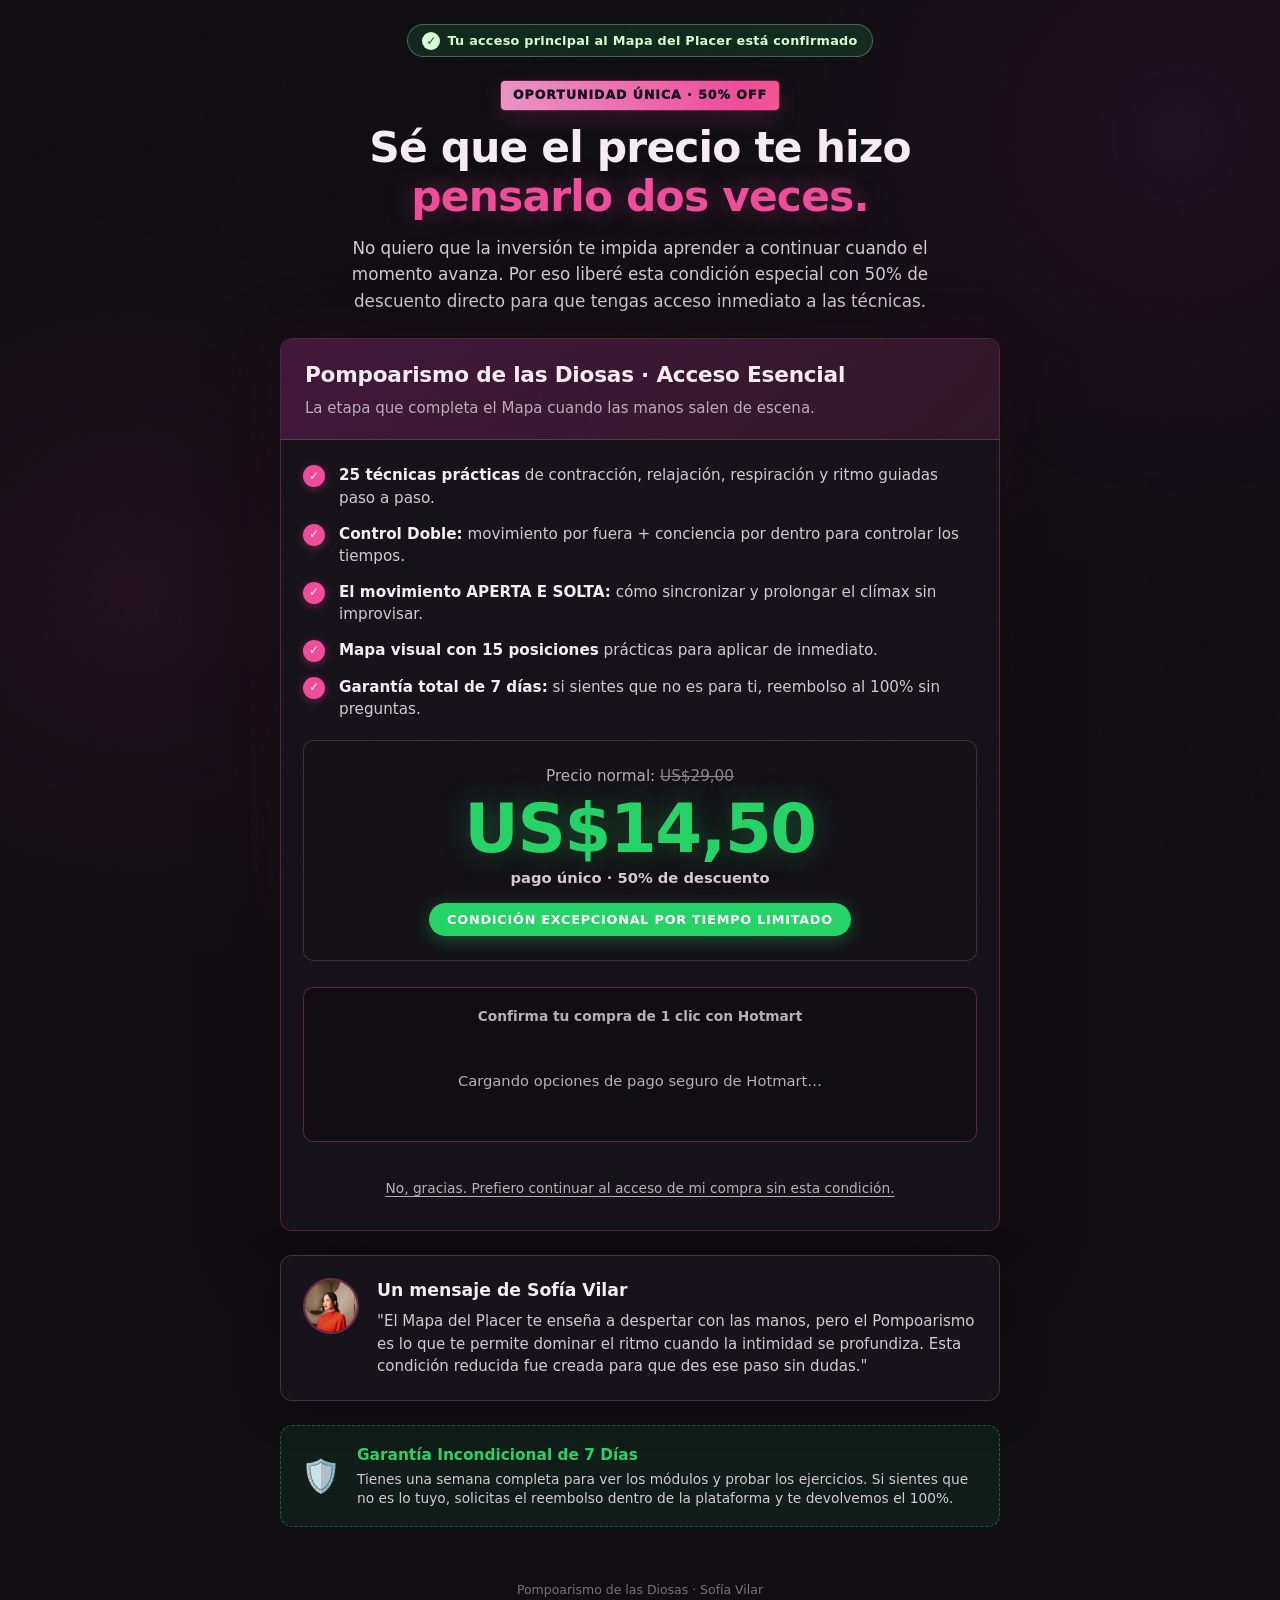
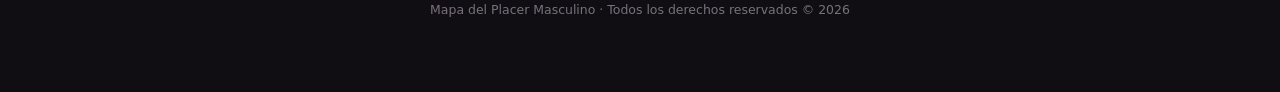
<file: down1.html>
<!doctype html>
<html lang="es-419">
<head>
  <meta charset="utf-8">
  <meta name="viewport" content="width=device-width, initial-scale=1">
  <title>Pompoarismo de las Diosas | Condición Especial</title>
  <link rel="icon" type="image/svg+xml" href="/favicon.svg">
  <link rel="icon" type="image/png" sizes="32x32" href="/favicon.png">
  <link rel="apple-touch-icon" href="/apple-touch-icon.png">

  <!-- UTMify: persistência de UTMs nas páginas pós-compra para atribuição -->
  <script src="https://cdn.utmify.com.br/scripts/utms/latest.js" async defer data-utmify-prevent-subids></script>

  <!-- Group Jevo Funnel Telemetry: safe non-blocking down1_view tracking -->
  <script>
    (function () {
      try {
        var SUPABASE_URL = 'https://ahtvpfunglhhtfpefsyi.supabase.co';
        var SUPABASE_KEY = 'sb_publishable_MuW-XY0uxvizJ3zqtJKy5A_YMdJNrln';
        var sessionId = localStorage.getItem('funnel_session_id') || ('sess_' + Math.random().toString(36).substring(2, 12));
        fetch(SUPABASE_URL + '/rest/v1/funnel_events', {
          method: 'POST',
          keepalive: true,
          headers: {
            'apikey': SUPABASE_KEY,
            'Authorization': 'Bearer ' + SUPABASE_KEY,
            'Content-Type': 'application/json',
            'Prefer': 'return=minimal'
          },
          body: JSON.stringify([{ offer_id: 'latam', event_type: 'down1_view', session_id: sessionId }])
        }).catch(function () {});
      } catch (e) {}
    })();
  </script>
  <style>
    /* Identidad visual, tipografía y paleta Dark Luxury idéntica al Upsell 1 (up1.html) */
    :root {
      --bg: #100e13;
      --surface: #17131a;
      --surface-soft: #241524;
      --ink: #f5edf2;
      --muted: #b9aeb8;
      --line: rgba(244, 184, 221, 0.18);
      --red: #f04c9a;
      --red-dark: #d93686;
      --teal: #f04c9a;
      --teal-soft: rgba(240, 76, 154, 0.13);
      --gold: #ff856f;
      --pink: #f04c9a;
      --green: #25d366;
      --green-dark: #15803d;
      --shadow: 0 20px 70px rgba(0, 0, 0, 0.42);
      --radius: 12px;
    }

    * {
      box-sizing: border-box;
    }

    html {
      min-height: 100%;
      width: 100%;
      max-width: 100%;
      background: var(--bg);
      scroll-behavior: smooth;
    }

    body {
      min-height: 100vh;
      width: 100%;
      max-width: 100%;
      margin: 0;
      color: var(--ink);
      font-family: Inter, ui-sans-serif, system-ui, -apple-system, BlinkMacSystemFont, "Segoe UI", sans-serif;
      line-height: 1.5;
      letter-spacing: 0;
      overflow-x: hidden;
      background:
        radial-gradient(circle at 92% 8%, rgba(109, 32, 93, 0.18), transparent 28rem),
        radial-gradient(circle at 10% 35%, rgba(240, 76, 154, 0.08), transparent 24rem),
        #100e13;
      -webkit-font-smoothing: antialiased;
    }

    body::before {
      content: "";
      position: fixed;
      inset: 0;
      z-index: 20;
      pointer-events: none;
      opacity: 0.035;
      background-image: url("data:image/svg+xml,%3Csvg viewBox='0 0 180 180' xmlns='http://www.w3.org/2000/svg'%3E%3Cfilter id='n'%3E%3CfeTurbulence type='fractalNoise' baseFrequency='.9' numOctaves='3' stitchTiles='stitch'/%3E%3C/filter%3E%3Crect width='100%25' height='100%25' filter='url(%23n)' opacity='.3'/%3E%3C/svg%3E");
    }

    button, input {
      font: inherit;
    }

    button {
      cursor: pointer;
    }

    .page {
      width: min(720px, calc(100% - 32px));
      margin: 0 auto;
      padding: 24px 0 60px;
      display: grid;
      gap: 24px;
    }

    /* ---------- Barra superior de estado ---------- */
    .topline-wrap {
      text-align: center;
    }

    .topline {
      display: inline-flex;
      align-items: center;
      gap: 7px;
      padding: 6px 14px;
      border-radius: 999px;
      background: rgba(37, 211, 102, 0.14);
      border: 1px solid rgba(183, 246, 207, 0.3);
      color: #d9fdd3;
      font-size: 0.8rem;
      font-weight: 800;
      letter-spacing: 0.02em;
    }

    .topline-check {
      width: 18px;
      height: 18px;
      border-radius: 50%;
      background: #d9fdd3;
      color: #075e54;
      display: grid;
      place-items: center;
      font-size: 0.75rem;
      font-weight: 900;
    }

    /* ---------- Hero / Encabezado ---------- */
    .hero {
      text-align: center;
      display: grid;
      gap: 14px;
      justify-items: center;
    }

    @keyframes highlightShift {
      0% { background-position: 0% 50%; }
      100% { background-position: 100% 50%; }
    }

    .hero-kicker {
      display: inline-block;
      margin: 0;
      padding: 5px 12px;
      color: #17131a;
      font-size: 0.78rem;
      font-weight: 950;
      letter-spacing: 0.08em;
      text-transform: uppercase;
      border-radius: 4px;
      background: linear-gradient(90deg, #e994c5, #f04c9a, #ff856f, #e994c5);
      background-size: 260% 100%;
      box-shadow: 0 0 0 1px rgba(240, 76, 154, 0.28), 0 8px 22px rgba(240, 76, 154, 0.18);
      animation: highlightShift 1800ms linear infinite;
    }

    h1 {
      margin: 0;
      font-size: clamp(1.85rem, 5vw, 2.65rem);
      line-height: 1.15;
      font-weight: 900;
      letter-spacing: -0.02em;
      color: #f5edf2;
      text-wrap: balance;
    }

    .danger-highlight {
      color: var(--pink);
      text-shadow: 0 0 24px rgba(240, 76, 154, 0.35);
    }

    .hero-lead {
      margin: 0;
      max-width: 54ch;
      color: #d5c8d2;
      font-size: 1.05rem;
      line-height: 1.55;
    }

    /* ---------- Tarjeta de Oferta ---------- */
    .card-shell {
      border: 1px solid rgba(240, 76, 154, 0.28);
      border-radius: var(--radius);
      background: var(--surface);
      box-shadow: 0 20px 80px rgba(0, 0, 0, 0.45), 0 0 60px rgba(240, 76, 154, 0.08);
      overflow: hidden;
      display: grid;
    }

    .offer-head {
      padding: 20px 24px;
      border-bottom: 1px solid var(--line);
      background: linear-gradient(135deg, rgba(109, 32, 93, 0.5), rgba(240, 76, 154, 0.12)), #141117;
      color: #f5edf2;
    }

    .offer-head strong {
      display: block;
      font-size: 1.35rem;
      font-weight: 900;
      letter-spacing: -0.01em;
      color: #f5edf2;
    }

    .offer-head span {
      display: block;
      margin-top: 6px;
      font-size: 0.94rem;
      color: #b9aeb8;
    }

    .offer-body {
      padding: 24px 22px;
      background: var(--surface);
      display: grid;
      gap: 20px;
    }

    .stack {
      margin: 0;
      padding: 0;
      list-style: none;
      display: grid;
      gap: 14px;
    }

    .stack li {
      display: grid;
      grid-template-columns: 24px 1fr;
      gap: 12px;
      align-items: start;
      font-size: 0.95rem;
      color: #d5c8d2;
      line-height: 1.45;
    }

    .stack li strong {
      color: #f5edf2;
    }

    .check {
      width: 22px;
      height: 22px;
      border-radius: 50%;
      background: var(--pink);
      color: #fff;
      display: grid;
      place-items: center;
      font-size: 0.75rem;
      font-weight: 900;
      margin-top: 1px;
      box-shadow: 0 2px 8px rgba(240, 76, 154, 0.35);
    }

    /* ---------- Caja de Precio: Centralizado, Destaque y Verde ---------- */
    .price-box {
      padding: 24px 20px;
      border: 1px solid var(--line);
      border-radius: 10px;
      background: #141117;
      display: flex;
      flex-direction: column;
      align-items: center;
      justify-content: center;
      gap: 8px;
      text-align: center;
    }

    .price-normal {
      color: #b9aeb8;
      font-size: 0.95rem;
      text-align: center;
    }

    .price-normal del {
      color: #8e838d;
      text-decoration: line-through;
    }

    .price-main {
      display: flex;
      flex-direction: column;
      align-items: center;
      justify-content: center;
      text-align: center;
      gap: 4px;
      width: 100%;
    }

    .price-now {
      color: var(--green); /* PREÇO VERDE */
      font-size: clamp(3rem, 9vw, 4.2rem); /* MAIOR DESTAQUE */
      font-weight: 900;
      line-height: 1;
      letter-spacing: -0.02em;
      text-align: center;
      text-shadow: 0 0 30px rgba(37, 211, 102, 0.35);
    }

    .price-tag {
      color: #d5c8d2;
      font-size: 0.92rem;
      font-weight: 600;
      text-align: center;
    }

    /* Caixa/Badge verde com letras dentro em branco */
    .discount-pill {
      display: inline-block;
      margin-top: 6px;
      padding: 7px 18px;
      border-radius: 999px;
      background: var(--green); /* COR VERDE */
      color: #ffffff;           /* LETRAS EM BRANCO */
      font-size: 0.8rem;
      font-weight: 900;
      letter-spacing: 0.06em;
      text-transform: uppercase;
      text-align: center;
      box-shadow: 0 4px 18px rgba(37, 211, 102, 0.35);
    }

    /* ---------- Contenedor del Widget Hotmart ---------- */
    .widget-container {
      margin-top: 6px;
      padding: 18px;
      border: 1px solid rgba(240, 76, 154, 0.35);
      border-radius: 10px;
      background: #100e13;
      color: #f5edf2;
      display: grid;
      gap: 12px;
    }

    .slot-label {
      font-size: 0.86rem;
      color: #b9aeb8;
      text-align: center;
      margin: 0;
      font-weight: 600;
    }

    #hotmart-sales-funnel {
      width: 100%;
      display: grid;
      gap: 10px;
      min-width: 0;
    }

    #hotmart-sales-funnel:empty {
      min-height: 84px;
      display: grid;
      place-items: center;
    }

    #hotmart-sales-funnel:empty::after {
      content: "Cargando opciones de pago seguro de Hotmart…";
      color: #b9aeb8;
      font-size: 0.92rem;
    }

    #hotmart-sales-funnel iframe,
    #hotmart-sales-funnel img {
      width: 100%;
      max-width: 100%;
      border: 0;
      display: block;
    }

    #hotmart-fallback {
      display: grid;
      gap: 10px;
      text-align: center;
    }

    #hotmart-fallback[hidden] {
      display: none;
    }

    .fb-btn {
      padding: 12px 18px;
      border: 0;
      border-radius: 6px;
      background: var(--pink);
      color: #fff;
      font-weight: 700;
      cursor: pointer;
    }

    .decline-link {
      display: block;
      width: 100%;
      margin: 8px 0 0;
      padding: 8px;
      border: 0;
      background: none;
      color: var(--muted);
      font-size: 0.86rem;
      text-align: center;
      text-decoration: underline;
      text-underline-offset: 3px;
      cursor: pointer;
      transition: color 0.2s ease;
    }

    .decline-link:hover {
      color: #f5edf2;
    }

    /* ---------- Sección de mensaje personal (Sofía Vilar) ---------- */
    .author-note {
      border: 1px solid var(--line);
      border-radius: var(--radius);
      background: var(--surface);
      box-shadow: 0 10px 40px rgba(0, 0, 0, 0.3);
      padding: 22px;
      display: grid;
      grid-template-columns: 56px 1fr;
      gap: 18px;
      align-items: start;
    }

    .author-avatar {
      width: 56px;
      height: 56px;
      border-radius: 50%;
      object-fit: cover;
      border: 2px solid rgba(240, 76, 154, 0.4);
    }

    .author-text h3 {
      margin: 0 0 6px;
      font-size: 1.08rem;
      font-weight: 800;
      color: #f5edf2;
    }

    .author-text p {
      margin: 0;
      font-size: 0.94rem;
      color: #d5c8d2;
      line-height: 1.5;
    }

    /* ---------- Garantía ---------- */
    .guarantee-box {
      border: 1px dashed rgba(37, 211, 102, 0.4);
      border-radius: var(--radius);
      background: rgba(37, 211, 102, 0.08);
      padding: 18px 20px;
      display: flex;
      align-items: center;
      gap: 16px;
    }

    .guarantee-icon {
      font-size: 2rem;
      flex-shrink: 0;
    }

    .guarantee-text strong {
      display: block;
      color: var(--green);
      font-size: 0.96rem;
      font-weight: 800;
    }

    .guarantee-text p {
      margin: 3px 0 0;
      color: #d5c8d2;
      font-size: 0.86rem;
      line-height: 1.4;
    }

    /* ---------- Footer ---------- */
    footer {
      text-align: center;
      padding-top: 16px;
      color: #7a707a;
      font-size: 0.78rem;
      line-height: 1.6;
    }

    @media (max-width: 600px) {
      .page {
        padding: 16px 0 40px;
      }
      .author-note {
        grid-template-columns: 1fr;
        justify-items: center;
        text-align: center;
      }
      .guarantee-box {
        flex-direction: column;
        text-align: center;
      }
    }
  </style>
</head>
<body>
  <main class="page">
    
    <!-- Topline -->
    <div class="topline-wrap">
      <div class="topline">
        <span class="topline-check">✓</span>
        <span>Tu acceso principal al Mapa del Placer está confirmado</span>
      </div>
    </div>

    <!-- Hero -->
    <section class="hero" aria-label="Condición especial de Pompoarismo">
      <div class="hero-kicker">Oportunidad Única · 50% OFF</div>
      <h1>Sé que el precio te hizo <span class="danger-highlight">pensarlo dos veces.</span></h1>
      <p class="hero-lead">
        No quiero que la inversión te impida aprender a continuar cuando el momento avanza.
        Por eso liberé esta condición especial con 50% de descuento directo para que tengas acceso inmediato a las técnicas.
      </p>
    </section>

    <!-- Card de Oferta (Estructura Pompoarismo Dark) -->
    <section class="card-shell" aria-label="Oferta Pompoarismo de las Diosas">
      <div class="offer-head">
        <strong>Pompoarismo de las Diosas · Acceso Esencial</strong>
        <span>La etapa que completa el Mapa cuando las manos salen de escena.</span>
      </div>

      <div class="offer-body">
        <ul class="stack">
          <li>
            <span class="check">✓</span>
            <span><strong>25 técnicas prácticas</strong> de contracción, relajación, respiración y ritmo guiadas paso a paso.</span>
          </li>
          <li>
            <span class="check">✓</span>
            <span><strong>Control Doble:</strong> movimiento por fuera + conciencia por dentro para controlar los tiempos.</span>
          </li>
          <li>
            <span class="check">✓</span>
            <span><strong>El movimiento APERTA E SOLTA:</strong> cómo sincronizar y prolongar el clímax sin improvisar.</span>
          </li>
          <li>
            <span class="check">✓</span>
            <span><strong>Mapa visual con 15 posiciones</strong> prácticas para aplicar de inmediato.</span>
          </li>
          <li>
            <span class="check">✓</span>
            <span><strong>Garantía total de 7 días:</strong> si sientes que no es para ti, reembolso al 100% sin preguntas.</span>
          </li>
        </ul>

        <!-- Caja de Precio: Centralizado, Grande y en Verde -->
        <div class="price-box">
          <div class="price-normal">Precio normal: <del>US$29,00</del></div>
          <div class="price-main">
            <span class="price-now">US$14,50</span>
            <span class="price-tag">pago único · 50% de descuento</span>
          </div>
          <!-- Badge/caixa verde com letras em branco -->
          <span class="discount-pill">CONDICIÓN EXCEPCIONAL POR TIEMPO LIMITADO</span>
        </div>

        <!-- HOTMART - Sales Funnel Widget -->
        <div class="widget-container">
          <p class="slot-label">Confirma tu compra de 1 clic con Hotmart</p>
          
          <!--- sales funnel container --->
          <div id="hotmart-sales-funnel"></div>

          <div id="hotmart-fallback" hidden>
            <p class="slot-label">No pudimos cargar automáticamente el widget de pago.</p>
            <button class="fb-btn" type="button" onclick="window.location.reload()">Reintentar</button>
          </div>
        </div>

        <!--- script load and setup --->
        <script src="https://checkout.hotmart.com/lib/hotmart-checkout-elements.js"></script>
        <script>
          checkoutElements.init('salesFunnel').mount('#hotmart-sales-funnel')
        </script>
        <!-- HOTMART - Sales Funnel Widget -->

        <!-- Enlace de recusa -->
        <button class="decline-link" type="button" id="declineBtn">
          No, gracias. Prefiero continuar al acceso de mi compra sin esta condición.
        </button>
      </div>
    </section>

    <!-- Nota personal de Sofía Vilar -->
    <section class="author-note">
      <img src="/upsell1-sofia.webp" alt="Sofía Vilar" class="author-avatar">
      <div class="author-text">
        <h3>Un mensaje de Sofía Vilar</h3>
        <p>
          "El Mapa del Placer te enseña a despertar con las manos, pero el Pompoarismo es lo que te permite dominar el ritmo cuando la intimidad se profundiza. Esta condición reducida fue creada para que des ese paso sin dudas."
        </p>
      </div>
    </section>

    <!-- Garantía -->
    <section class="guarantee-box">
      <div class="guarantee-icon">🛡️</div>
      <div class="guarantee-text">
        <strong>Garantía Incondicional de 7 Días</strong>
        <p>Tienes una semana completa para ver los módulos y probar los ejercicios. Si sientes que no es lo tuyo, solicitas el reembolso dentro de la plataforma y te devolvemos el 100%.</p>
      </div>
    </section>

    <!-- Footer -->
    <footer>
      <p>
        Pompoarismo de las Diosas · Sofía Vilar<br>
        Mapa del Placer Masculino · Todos los derechos reservados © 2026
      </p>
    </footer>

  </main>

  <script>
    const DECLINE_URL = "/tks";
    document.getElementById("declineBtn").addEventListener("click", function () {
      window.location.href = DECLINE_URL;
    });

    // Si por red o adblocker el widget tarda más de 7 segundos, mostrar fallback
    window.setTimeout(function () {
      const funnel = document.getElementById("hotmart-sales-funnel");
      const fallback = document.getElementById("hotmart-fallback");
      if (funnel && !funnel.childElementCount && fallback) {
        fallback.hidden = false;
      }
    }, 7000);
  </script>
</body>
</html>
</file>
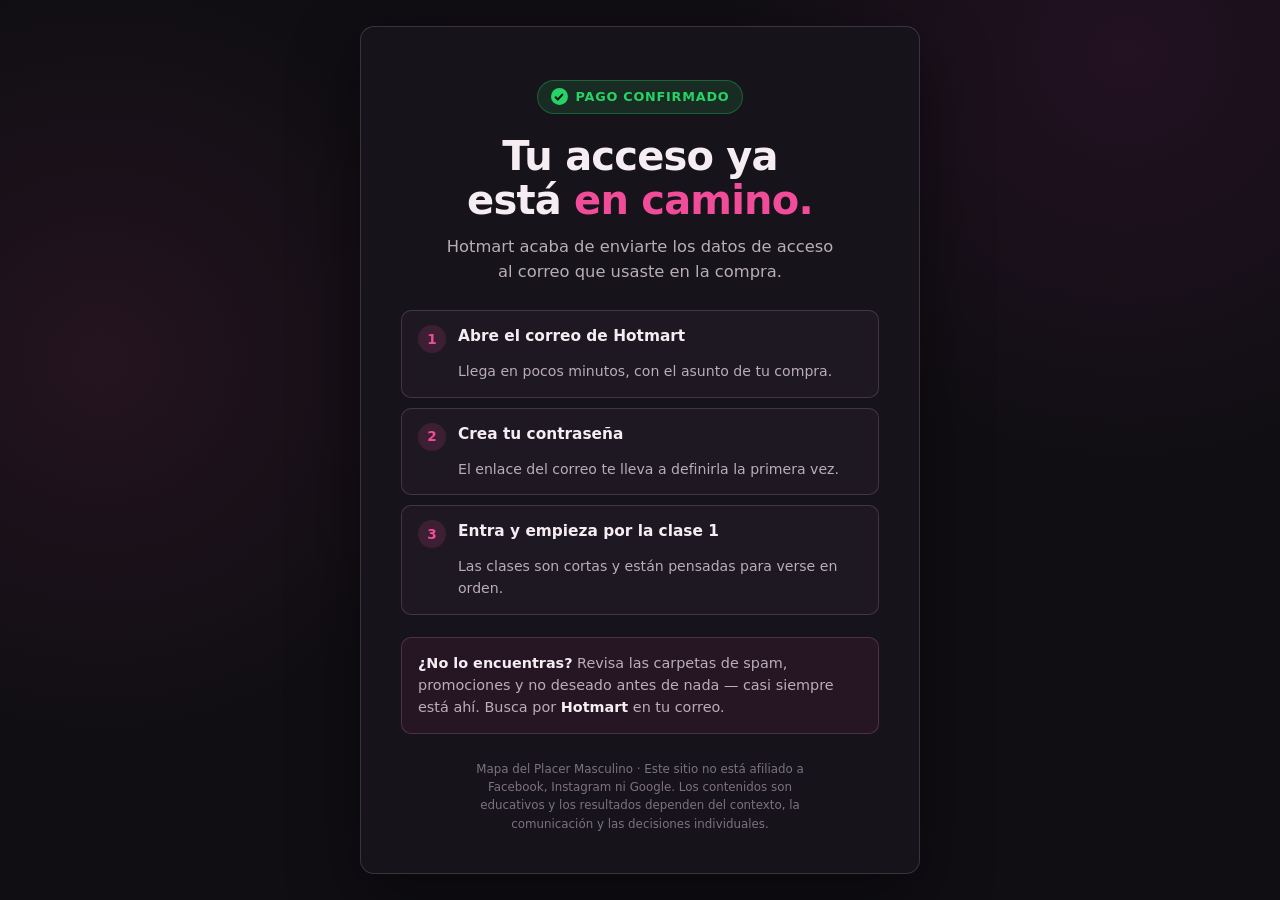
<file: tks.html>
<!doctype html>
<html lang="es-419">
<head>
<meta charset="utf-8">
<meta name="viewport" content="width=device-width, initial-scale=1">
<title>Tu acceso está en camino | Mapa del Placer Masculino</title>
<meta name="robots" content="noindex">
<meta name="description" content="Confirmación de compra del Mapa del Placer Masculino.">

<!-- UTMify: persistência de UTMs nas páginas pós-compra para atribuição -->
<script src="https://cdn.utmify.com.br/scripts/utms/latest.js" async defer data-utmify-prevent-subids></script>

<!-- Group Jevo Funnel Telemetry: safe non-blocking tks_view tracking -->
<script>
  (function () {
    try {
      var SUPABASE_URL = 'https://ahtvpfunglhhtfpefsyi.supabase.co';
      var SUPABASE_KEY = 'sb_publishable_MuW-XY0uxvizJ3zqtJKy5A_YMdJNrln';
      var sessionId = localStorage.getItem('funnel_session_id') || ('sess_' + Math.random().toString(36).substring(2, 12));
      fetch(SUPABASE_URL + '/rest/v1/funnel_events', {
        method: 'POST',
        keepalive: true,
        headers: {
          'apikey': SUPABASE_KEY,
          'Authorization': 'Bearer ' + SUPABASE_KEY,
          'Content-Type': 'application/json',
          'Prefer': 'return=minimal'
        },
        body: JSON.stringify([{ offer_id: 'latam', event_type: 'tks_view', session_id: sessionId }])
      }).catch(function () {});
    } catch (e) {}
  })();
</script>

<style>
:root{
  --bg:#100e13; --surface:#17131a; --surface-2:#1e1822;
  --ink:#f5edf2; --muted:#b9aeb8; --line:rgba(244,184,221,.18);
  --pink:#f04c9a; --green:#25d366;
}
*{box-sizing:border-box}
html,body{background:var(--bg)}
body{
  margin:0; min-height:100vh; color:var(--ink);
  font-family:Inter,ui-sans-serif,system-ui,-apple-system,"Segoe UI",sans-serif;
  line-height:1.55; display:grid; place-items:center; padding:24px 16px;
  background:
    radial-gradient(circle at 88% 6%, rgba(109,32,93,.20), transparent 26rem),
    radial-gradient(circle at 8% 40%, rgba(240,76,154,.09), transparent 24rem),
    var(--bg);
}
.card{
  width:min(560px,100%); background:var(--surface);
  border:1px solid var(--line); border-radius:14px;
  padding:clamp(26px,5vw,40px); text-align:center;
  box-shadow:0 24px 70px rgba(0,0,0,.45);
}
.badge{
  display:inline-flex; align-items:center; gap:8px;
  padding:6px 13px; border-radius:999px; margin-bottom:20px;
  background:rgba(37,211,102,.13); border:1px solid rgba(37,211,102,.32);
  color:var(--green); font-size:.8rem; font-weight:700;
  letter-spacing:.06em; text-transform:uppercase;
}
.check{
  width:17px; height:17px; border-radius:50%; background:var(--green);
  display:grid; place-items:center; flex:0 0 auto;
}
.check svg{width:10px;height:10px;display:block}
h1{
  margin:0 0 12px; font-size:clamp(1.75rem,5.4vw,2.5rem);
  line-height:1.1; letter-spacing:-.02em; text-wrap:balance;
}
h1 em{font-style:normal; color:var(--pink)}
.lede{margin:0 auto; max-width:38ch; color:var(--muted); font-size:1.02rem}
ol{
  margin:26px 0 0; padding:0; list-style:none;
  display:grid; gap:10px; text-align:left;
}
li{
  display:grid; grid-template-columns:28px 1fr; gap:12px; align-items:start;
  padding:14px 16px; background:var(--surface-2);
  border:1px solid var(--line); border-radius:10px; font-size:.96rem;
}
li b{
  grid-row:span 2; width:28px; height:28px; border-radius:50%;
  background:rgba(240,76,154,.15); color:var(--pink);
  display:grid; place-items:center; font-size:.85rem; font-weight:700;
}
li span{color:var(--muted); font-size:.88rem}
li strong{font-weight:600}
.note{
  margin:22px 0 0; padding:14px 16px; border-radius:10px;
  background:rgba(240,76,154,.07); border:1px solid var(--line);
  color:var(--muted); font-size:.9rem; text-align:left;
}
.note strong{color:var(--ink); font-weight:600}
footer{
  margin:26px auto 0; max-width:44ch;
  color:#7d7280; font-size:.74rem; line-height:1.55;
}
@media (max-width:420px){
  .card{padding:24px 18px}
  li{padding:12px 13px}
}
</style>
</head>
<body>
  <main class="card">
    <p class="badge">
      <span class="check" aria-hidden="true">
        <svg viewBox="0 0 12 12" fill="none" stroke="#100e13" stroke-width="2.4"
             stroke-linecap="round" stroke-linejoin="round"><path d="M2 6.3 4.6 9 10 3.2"/></svg>
      </span>
      Pago confirmado
    </p>

    <h1>Tu acceso ya está <em>en camino.</em></h1>
    <p class="lede">Hotmart acaba de enviarte los datos de acceso al correo que usaste en la compra.</p>

    <ol>
      <li>
        <b>1</b>
        <strong>Abre el correo de Hotmart</strong>
        <span>Llega en pocos minutos, con el asunto de tu compra.</span>
      </li>
      <li>
        <b>2</b>
        <strong>Crea tu contraseña</strong>
        <span>El enlace del correo te lleva a definirla la primera vez.</span>
      </li>
      <li>
        <b>3</b>
        <strong>Entra y empieza por la clase 1</strong>
        <span>Las clases son cortas y están pensadas para verse en orden.</span>
      </li>
    </ol>

    <p class="note">
      <strong>¿No lo encuentras?</strong> Revisa las carpetas de spam, promociones y no deseado
      antes de nada — casi siempre está ahí. Busca por <strong>Hotmart</strong> en tu correo.
    </p>

    <footer>
      Mapa del Placer Masculino · Este sitio no está afiliado a Facebook, Instagram ni Google.
      Los contenidos son educativos y los resultados dependen del contexto, la comunicación
      y las decisiones individuales.
    </footer>
  </main>
</body>
</html>
</file>
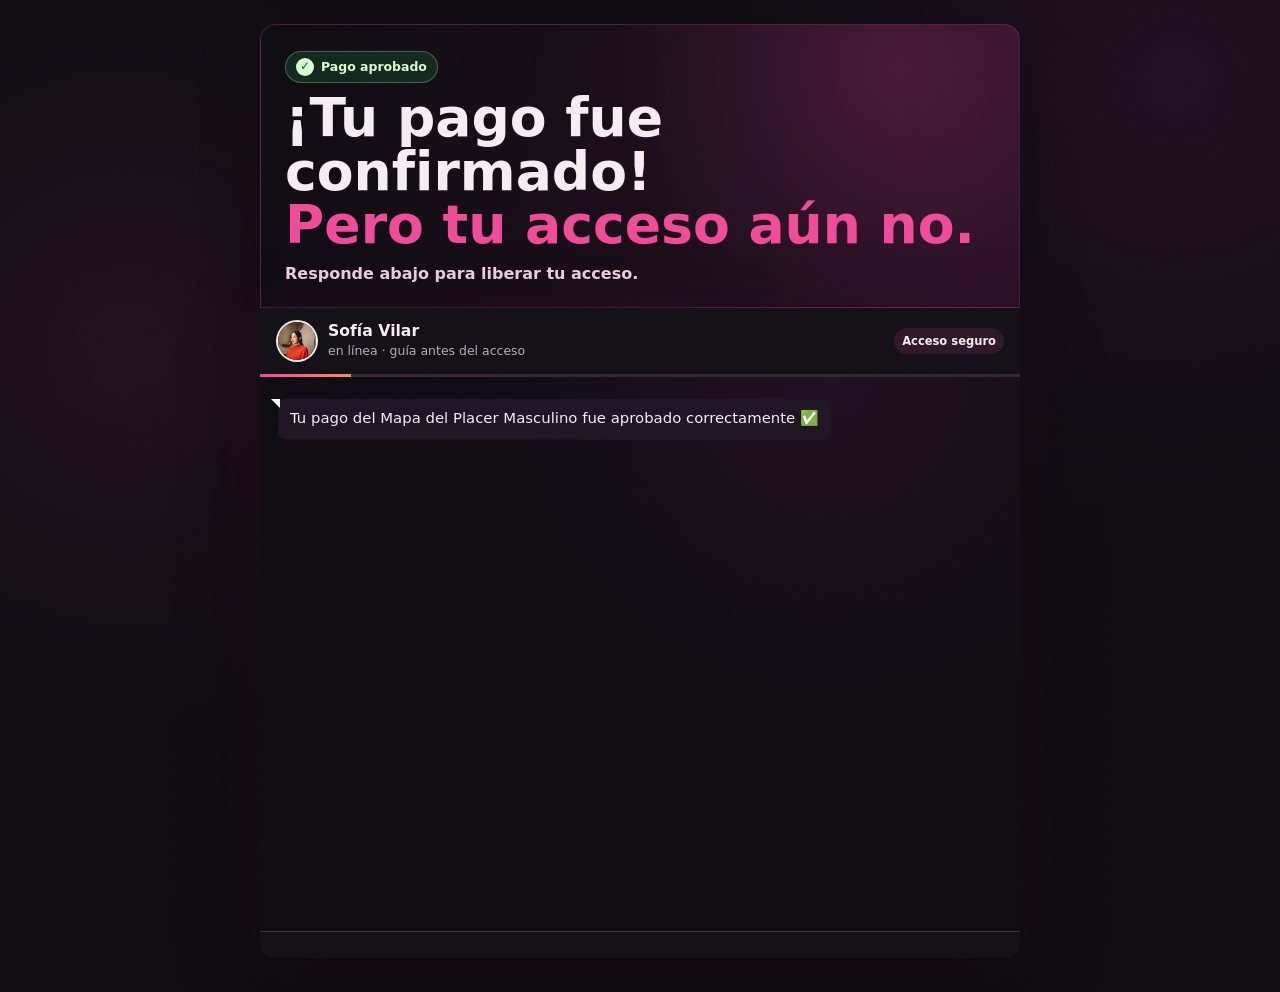
<file: up1.html>
<!doctype html>
<html lang="es">
<head>
  <meta charset="utf-8">
  <meta name="viewport" content="width=device-width, initial-scale=1">
  <title>Pompoarismo de las Diosas | Sofía Vilar</title>
  <link rel="icon" type="image/svg+xml" href="/favicon.svg">
  <link rel="icon" type="image/png" sizes="32x32" href="/favicon.png">
  <link rel="apple-touch-icon" href="/apple-touch-icon.png">

  <!-- UTMify: persistência de UTMs nas páginas pós-compra para atribuição -->
  <script src="https://cdn.utmify.com.br/scripts/utms/latest.js" async defer data-utmify-prevent-subids></script>

  <!-- Group Jevo Funnel Telemetry: safe non-blocking up1_view tracking -->
  <script>
    (function () {
      try {
        var SUPABASE_URL = 'https://ahtvpfunglhhtfpefsyi.supabase.co';
        var SUPABASE_KEY = 'sb_publishable_MuW-XY0uxvizJ3zqtJKy5A_YMdJNrln';
        var sessionId = localStorage.getItem('funnel_session_id') || ('sess_' + Math.random().toString(36).substring(2, 12));
        fetch(SUPABASE_URL + '/rest/v1/funnel_events', {
          method: 'POST',
          keepalive: true,
          headers: {
            'apikey': SUPABASE_KEY,
            'Authorization': 'Bearer ' + SUPABASE_KEY,
            'Content-Type': 'application/json',
            'Prefer': 'return=minimal'
          },
          body: JSON.stringify([{ offer_id: 'latam', event_type: 'up1_view', session_id: sessionId }])
        }).catch(function () {});
      } catch (e) {}
    })();
  </script>

  <!-- HOTMART - Sales Funnel Widget Script -->
  <script src="https://checkout.hotmart.com/lib/hotmart-checkout-elements.js"></script>
  <style>
    :root {
      --bg: #100e13;
      --surface: #17131a;
      --surface-soft: #241524;
      --ink: #f5edf2;
      --muted: #b9aeb8;
      --line: rgba(244, 184, 221, 0.18);
      --red: #f04c9a;
      --red-dark: #d93686;
      --teal: #f04c9a;
      --teal-soft: rgba(240, 76, 154, 0.13);
      --gold: #ff856f;
      --pink: #f04c9a;
      --green: #25d366;
      --green-dark: #15803d;
      --shadow: 0 20px 70px rgba(0, 0, 0, 0.42);
      --radius: 8px;
    }

    * {
      box-sizing: border-box;
    }

    html {
      min-height: 100%;
      width: 100%;
      max-width: 100%;
      background: var(--bg);
    }

    body {
      min-height: 100vh;
      width: 100%;
      max-width: 100%;
      margin: 0;
      color: var(--ink);
      font-family: Inter, ui-sans-serif, system-ui, -apple-system, BlinkMacSystemFont, "Segoe UI", sans-serif;
      line-height: 1.45;
      letter-spacing: 0;
      overflow-x: hidden;
      background:
        linear-gradient(180deg, rgba(216, 58, 47, 0.08), rgba(21, 61, 58, 0.04) 32%, transparent 72%),
        var(--bg);
    }

    button,
    input {
      font: inherit;
    }

    button {
      cursor: pointer;
    }

    .page {
      width: min(820px, calc(100% - 32px));
      min-height: 100vh;
      margin: 0 auto;
      padding: 16px 0;
      display: grid;
      grid-template-columns: 1fr;
      gap: 6px;
      align-items: start;
      align-content: start;
      min-width: 0;
    }

    .conversion-hero {
      padding: 10px 0 0;
      text-align: center;
      border: 0;
      border-radius: var(--radius);
      background: transparent;
      box-shadow: none;
      min-width: 0;
    }

    .hero-kicker {
      display: inline-block;
      margin: 0;
      padding: 5px 9px;
      color: #211f20;
      font-size: 0.78rem;
      font-weight: 950;
      letter-spacing: 0.08em;
      text-transform: uppercase;
      border-radius: 4px;
      background: linear-gradient(90deg, #fff06a, #ffb35c, #ff7670, #ffd86b, #fff06a);
      background-size: 320% 100%;
      box-shadow: 0 0 0 1px rgba(163, 38, 32, 0.1), 0 8px 22px rgba(216, 58, 47, 0.16);
      text-shadow: 0 1px 0 rgba(255, 255, 255, 0.36);
      animation: highlightShift 1800ms linear infinite;
    }

    h1 {
      margin: 6px auto 0;
      font-size: clamp(2rem, 4.9vw, 4rem);
      line-height: 0.95;
      letter-spacing: 0;
      max-width: 18ch;
    }

    .danger-highlight {
      color: var(--red-dark);
    }

    .hero-copy {
      max-width: 31rem;
      margin: 8px auto 0;
      color: var(--muted);
      font-size: 1rem;
      overflow-wrap: break-word;
    }

    .hero-copy strong {
      display: block;
      margin-bottom: 3px;
      color: var(--red-dark);
      font-size: 1.05rem;
      font-weight: 900;
      overflow-wrap: break-word;
    }

    .chat-shell {
      min-height: min(500px, calc(100vh - 270px));
      border: 1px solid var(--line);
      border-radius: var(--radius);
      background: var(--surface);
      box-shadow: var(--shadow);
      overflow: hidden;
      display: grid;
      grid-template-rows: auto 1fr auto;
      min-width: 0;
    }

    .chat-header {
      padding: 16px 18px;
      display: flex;
      justify-content: space-between;
      gap: 14px;
      align-items: center;
      border-bottom: 1px solid var(--line);
      background: rgba(255, 255, 255, 0.92);
    }

    .profile {
      display: flex;
      align-items: center;
      gap: 10px;
      min-width: 0;
    }

    .avatar {
      width: 46px;
      height: 46px;
      flex: 0 0 auto;
      border-radius: 50%;
      overflow: hidden;
      border: 2px solid #fff;
      background: var(--surface-soft);
      box-shadow: 0 0 0 1px var(--line), 0 8px 18px rgba(216, 58, 47, 0.18);
    }

    .avatar img {
      width: 100%;
      height: 100%;
      object-fit: cover;
      object-position: center 24%;
      display: block;
    }

    .profile h2 {
      margin: 0;
      font-size: 1rem;
      line-height: 1.1;
    }

    .profile p {
      margin: 4px 0 0;
      color: var(--muted);
      font-size: 0.82rem;
    }

    .status-pill {
      min-width: max-content;
      padding: 8px 10px;
      border-radius: 999px;
      background: var(--teal-soft);
      color: var(--teal);
      font-size: 0.78rem;
      font-weight: 800;
    }

    .progress {
      height: 3px;
      background: #eee6e3;
    }

    .progress-bar {
      width: 8%;
      height: 100%;
      background: var(--red);
      transition: width 280ms ease;
    }

    .messages {
      min-height: 0;
      overflow-y: auto;
      overflow-x: hidden;
      padding: 22px 18px 28px;
      background:
        linear-gradient(180deg, rgba(255, 244, 241, 0.58), rgba(255, 255, 255, 0) 180px),
        var(--surface);
    }

    .row {
      display: flex;
      gap: 10px;
      margin: 0 0 12px;
      align-items: flex-end;
      min-width: 0;
      animation: rise 220ms ease-out;
    }

    .row.user {
      justify-content: flex-end;
    }

    .mini-avatar {
      display: none;
    }

    .bubble {
      max-width: min(570px, 86%);
      padding: 12px 14px;
      border-radius: 16px 16px 16px 6px;
      background: #f3f0ed;
      color: var(--ink);
      font-size: 0.96rem;
      white-space: pre-line;
    }

    .bubble.user {
      max-width: min(520px, 88%);
      border-radius: 16px 16px 6px 16px;
      background: var(--teal);
      color: #fff;
    }

    .bubble.offer {
      width: min(540px, 90%);
      max-width: min(540px, 90%);
      padding: 0;
      overflow: hidden;
      background: var(--surface);
      border: 1px solid var(--line);
    }

    .offer-head {
      padding: 16px;
      background: var(--surface-soft);
      border-bottom: 1px solid var(--line);
    }

    .offer-head strong {
      display: block;
      font-size: 1.08rem;
    }

    .offer-head span {
      display: block;
      margin-top: 4px;
      color: var(--muted);
      font-size: 0.9rem;
    }

    .offer-body {
      padding: 14px 16px 16px;
    }

    .stack {
      display: grid;
      gap: 9px;
      margin: 0 0 14px;
      padding: 0;
      list-style: none;
    }

    .stack li {
      display: grid;
      grid-template-columns: 20px 1fr;
      gap: 9px;
      align-items: start;
      color: var(--muted);
      font-size: 0.92rem;
    }

    .check {
      width: 20px;
      height: 20px;
      border-radius: 50%;
      display: grid;
      place-items: center;
      color: #fff;
      background: var(--teal);
      font-size: 0.8rem;
      font-weight: 900;
    }

    .price {
      display: flex;
      flex-wrap: wrap;
      align-items: baseline;
      gap: 8px;
      padding-top: 12px;
      border-top: 1px solid var(--line);
    }

    .price del {
      color: var(--muted);
      font-size: 0.9rem;
    }

    .price strong {
      color: var(--red-dark);
      font-size: 1.55rem;
      line-height: 1;
    }

    .price small {
      color: var(--muted);
      font-size: 0.82rem;
    }

    .typing {
      width: 58px;
      padding: 11px 12px;
      display: inline-flex;
      gap: 4px;
      border-radius: 14px 14px 14px 5px;
      background: #f3f0ed;
    }

    .typing span {
      width: 7px;
      height: 7px;
      border-radius: 50%;
      background: var(--muted);
      opacity: 0.65;
      animation: blink 960ms infinite;
    }

    .typing span:nth-child(2) {
      animation-delay: 120ms;
    }

    .typing span:nth-child(3) {
      animation-delay: 240ms;
    }

    .composer {
      border-top: 1px solid var(--line);
      background: var(--surface);
      padding: 16px 18px;
    }

    .choices {
      display: grid;
      gap: 10px;
    }

    .choice {
      width: 100%;
      min-height: 48px;
      padding: 12px 14px;
      border: 1px solid var(--line);
      border-radius: var(--radius);
      background: var(--surface);
      color: var(--ink);
      text-align: left;
      transition: border-color 160ms ease, background 160ms ease, transform 160ms ease;
    }

    .choice:hover,
    .choice:focus-visible {
      border-color: var(--red);
      background: var(--surface-soft);
      outline: 0;
      transform: translateY(-1px);
    }

    .choice.primary {
      border-color: var(--red);
      background: var(--red);
      color: #fff;
      font-weight: 850;
      text-align: center;
    }

    .choice.primary:hover,
    .choice.primary:focus-visible {
      background: var(--red-dark);
    }

    .choice.secondary {
      color: var(--muted);
      text-align: center;
    }

    .hotmart-slot {
      margin-top: 10px;
      padding: 12px;
      border: 1px dashed #c9bbb6;
      border-radius: var(--radius);
      background: #fbfaf8;
    }

    .slot-label {
      display: block;
      margin-bottom: 10px;
      color: var(--muted);
      font-size: 0.78rem;
      text-align: center;
    }

    .demo-video-card {
      width: min(540px, 90%);
      max-width: min(540px, 90%);
      padding: 0;
      overflow: hidden;
      background: var(--surface);
      border: 1px solid var(--line);
    }

    .demo-video-card .offer-head {
      background: linear-gradient(135deg, #fff4f1, #fffaf6);
    }

    .demo-kicker {
      display: block;
      margin-bottom: 5px;
      color: var(--red-dark);
      font-size: 0.72rem;
      font-weight: 900;
      letter-spacing: 0.08em;
      text-transform: uppercase;
    }

    .vturb-frame {
      position: relative;
      width: 100%;
      max-width: 400px;
      margin: 0 auto;
      overflow: hidden;
      border-radius: 6px;
      background: #211f20;
    }

    .vturb-frame vturb-smartplayer {
      display: block;
      width: 100%;
      max-width: 400px;
      margin: 0 auto;
    }

    .vturb-player-placeholder {
      position: relative;
      width: 100%;
      padding: 125% 0 0;
      z-index: 0;
      background: #000;
    }

    .video-caption {
      margin: 12px 0 0;
      color: var(--muted);
      font-size: 0.86rem;
      line-height: 1.35;
      text-align: center;
    }

    @media (max-width: 560px) {
      .demo-video-card {
        width: min(86vw, 340px);
        max-width: min(86vw, 340px);
      }
    }

    .modal {
      width: min(430px, calc(100% - 32px));
      border: 0;
      border-radius: var(--radius);
      padding: 0;
      box-shadow: var(--shadow);
    }

    .modal::backdrop {
      background: rgba(33, 31, 32, 0.44);
    }

    .modal-body {
      padding: 20px;
    }

    .modal-body h2 {
      margin: 0 0 8px;
      font-size: 1.1rem;
    }

    .modal-body p {
      margin: 0 0 14px;
      color: var(--muted);
    }

    @keyframes rise {
      from {
        opacity: 0;
        transform: translateY(8px);
      }
      to {
        opacity: 1;
        transform: translateY(0);
      }
    }

    @keyframes blink {
      0%, 80%, 100% {
        transform: translateY(0);
        opacity: 0.38;
      }
      40% {
        transform: translateY(-3px);
        opacity: 0.9;
      }
    }

    @keyframes highlightShift {
      0% {
        background-position: 0% 50%;
      }
      100% {
        background-position: 320% 50%;
      }
    }

    @media (max-width: 920px) {
      .page {
        padding: 16px 0;
      }

      h1 {
        max-width: 16ch;
      }

      .chat-shell {
        min-height: 520px;
      }
    }

    @media (max-width: 560px) {
      .page {
        width: 100vw;
        max-width: 100vw;
        min-height: 100vh;
        padding: 0;
        gap: 0;
        overflow: hidden;
      }

      .conversion-hero {
        width: 100vw;
        max-width: 100vw;
        padding: 16px 18px 8px;
      }

      h1 {
        font-size: clamp(1.75rem, 9vw, 2.45rem);
        max-width: 12ch;
      }

      .hero-copy {
        font-size: 0.96rem;
        width: auto;
        max-width: 320px;
      }

      .chat-shell {
        width: 100vw;
        max-width: 100vw;
        min-height: calc(100vh - 264px);
        border: 0;
        border-radius: 0;
      }

      .status-pill {
        display: none;
      }

      .messages {
        padding: 18px 12px 24px;
      }

      .composer {
        padding: 12px;
      }

      .bubble {
        max-width: min(83vw, 330px);
        min-width: 0;
        overflow-wrap: break-word;
      }

      .bubble.user {
        max-width: min(86vw, 340px);
      }

      .bubble.offer {
        width: min(86vw, 340px);
        max-width: min(86vw, 340px);
      }
    }

    @media (max-width: 360px) {
      h1,
      .hero-copy {
        width: 284px;
        max-width: 284px;
      }
    }
    .confirmation-topline {
      display: inline-flex;
      align-items: center;
      gap: 7px;
      padding: 6px 10px;
      border: 1px solid rgba(183, 246, 207, .3);
      border-radius: 999px;
      color: #d9fdd3;
      background: rgba(37, 211, 102, .14);
      font-size: .78rem;
      font-weight: 800;
    }

    .confirmation-check {
      display: grid;
      width: 18px;
      height: 18px;
      place-items: center;
      border-radius: 50%;
      color: #075e54;
      background: #d9fdd3;
      font-size: .75rem;
    }

    .order-status-grid {
      display: grid;
      grid-template-columns: repeat(3, 1fr);
      gap: 8px;
      max-width: 560px;
      margin-top: 18px;
    }

    .order-status {
      display: flex;
      align-items: center;
      gap: 7px;
      min-width: 0;
      padding: 9px 10px;
      border: 1px solid rgba(255, 255, 255, .13);
      border-radius: 9px;
      color: rgba(255, 255, 255, .78);
      background: rgba(0, 0, 0, .1);
      font-size: .74rem;
    }

    .order-status strong {
      flex: 0 0 auto;
      color: #b7f6cf;
      font-size: 1rem;
    }

    .order-status span {
      overflow-wrap: anywhere;
    }

    /* WhatsApp-inspired conversion layer */
    body {
      background-color: #d9dbd5;
      background-image:
        radial-gradient(circle at 20% 20%, rgba(255,255,255,.24) 0 1px, transparent 1.5px),
        radial-gradient(circle at 80% 70%, rgba(90,100,90,.12) 0 1px, transparent 1.5px),
        linear-gradient(135deg, rgba(255,255,255,.16) 25%, transparent 25%, transparent 50%, rgba(255,255,255,.16) 50%, rgba(255,255,255,.16) 75%, transparent 75%);
      background-size: 34px 34px, 46px 46px, 92px 92px;
    }

    .page {
      width: min(760px, calc(100% - 28px));
      padding: 24px 0 34px;
      gap: 0;
    }

    .conversion-hero {
      padding: 20px 22px 18px;
      text-align: left;
      border-radius: 16px 16px 0 0;
      background: #075e54;
      box-shadow: 0 14px 28px rgba(39, 55, 50, .16);
    }

    .hero-kicker {
      padding: 0;
      color: #b7f6cf;
      font-size: .7rem;
      letter-spacing: .11em;
      background: none;
      box-shadow: none;
      text-shadow: none;
      animation: none;
    }

    h1 {
      max-width: 20ch;
      margin: 8px 0 0;
      color: #fff;
      font-size: clamp(1.9rem, 4.2vw, 3.35rem);
      line-height: 1;
    }

    .danger-highlight {
      color: #b7f6cf;
    }

    .hero-copy {
      max-width: 38rem;
      margin: 10px 0 0;
      color: rgba(255, 255, 255, .8);
      font-size: .94rem;
    }

      .hero-copy strong {
        margin-bottom: 0;
        color: #fff;
        font-size: 1rem;
      }

    .chat-shell {
      min-height: min(650px, calc(100vh - 210px));
      border: 0;
      border-radius: 0 0 16px 16px;
      background: #efeae2;
      box-shadow: 0 18px 36px rgba(39, 55, 50, .2);
    }

    .chat-header {
      padding: 12px 16px;
      border-bottom: 0;
      background: #075e54;
      color: #fff;
    }

    .avatar {
      width: 42px;
      height: 42px;
      border: 2px solid rgba(255, 255, 255, .92);
      box-shadow: 0 0 0 1px rgba(0, 0, 0, .08);
    }

    .profile h2 {
      color: #fff;
      font-size: .98rem;
    }

    .profile p {
      margin-top: 3px;
      color: rgba(255, 255, 255, .72);
      font-size: .78rem;
    }

    .status-pill {
      padding: 5px 8px;
      color: #d9fdd3;
      background: rgba(37, 211, 102, .18);
      font-size: .72rem;
    }

    .progress {
      height: 3px;
      background: rgba(0, 0, 0, .18);
    }

    .progress-bar {
      background: #25d366;
    }

    .messages {
      padding: 22px 18px 28px;
      background-color: #efeae2;
      background-image:
        radial-gradient(circle at 12% 18%, rgba(123, 111, 99, .12) 0 1px, transparent 1.5px),
        radial-gradient(circle at 78% 62%, rgba(123, 111, 99, .1) 0 1px, transparent 1.5px),
        linear-gradient(45deg, rgba(255,255,255,.12) 25%, transparent 25%, transparent 75%, rgba(255,255,255,.12) 75%);
      background-size: 42px 42px, 58px 58px, 84px 84px;
    }

    .row {
      margin-bottom: 8px;
    }

    .bubble {
      position: relative;
      max-width: min(570px, 88%);
      padding: 9px 12px;
      border-radius: 8px;
      background: #fff;
      box-shadow: 0 1px 1px rgba(60, 70, 65, .12);
      font-size: .93rem;
    }

    .bubble.user {
      max-width: min(520px, 88%);
      border-radius: 8px;
      background: #d9fdd3;
      color: #111b21;
    }

    .bubble:not(.user):not(.offer)::before {
      content: "";
      position: absolute;
      top: 0;
      left: -7px;
      border-top: 9px solid #fff;
      border-left: 9px solid transparent;
    }

    .bubble.user::after {
      content: "";
      position: absolute;
      top: 0;
      right: -7px;
      border-top: 9px solid #d9fdd3;
      border-right: 9px solid transparent;
    }

    .typing {
      padding: 9px 11px;
      border-radius: 8px;
      background: #fff;
      box-shadow: 0 1px 1px rgba(60, 70, 65, .12);
    }

    .composer {
      padding: 12px 14px 14px;
      border-top: 1px solid rgba(84, 96, 90, .12);
      background: #f0f2f5;
    }

    .choices {
      gap: 8px;
    }

    .choice {
      min-height: 44px;
      padding: 10px 13px;
      border: 1px solid #c6d5cf;
      border-radius: 10px;
      background: #fff;
      color: #1f2d29;
      box-shadow: 0 1px 1px rgba(60, 70, 65, .08);
    }

    .choice:hover,
    .choice:focus-visible {
      border-color: #00a884;
      background: #f0fff8;
      transform: translateY(-1px);
    }

    .choice.primary {
      border-color: #00a884;
      background: #00a884;
      color: #fff;
      box-shadow: 0 4px 10px rgba(0, 168, 132, .2);
    }

    .choice.primary:hover,
    .choice.primary:focus-visible {
      background: #008f72;
    }

    .choice.secondary {
      color: #52615b;
      background: transparent;
      box-shadow: none;
    }

    .offer-head {
      padding: 15px;
      background: #f0fff8;
    }

    .hotmart-slot {
      border-color: #b9d9cc;
      background: #f7fffb;
    }

    .demo-video-card,
    .bubble.offer {
      border-color: #cbd8d2;
      box-shadow: 0 1px 2px rgba(60, 70, 65, .14);
    }

    .demo-video-card .offer-head {
      background: #f0fff8;
    }

    @media (max-width: 560px) {
      .page {
        width: 100vw;
        padding: 0;
      }

      .conversion-hero {
        padding: 18px 16px 15px;
        border-radius: 0;
      }

      .order-status-grid {
        grid-template-columns: 1fr;
        max-width: 280px;
        margin-top: 14px;
      }

      h1 {
        max-width: 15ch;
        font-size: clamp(1.7rem, 8.5vw, 2.35rem);
      }

      .chat-shell {
        min-height: calc(100dvh - 220px);
        border-radius: 0;
      }

      .messages {
        min-height: 260px;
        padding: 16px 10px 20px;
      }

      .bubble {
        max-width: 91vw;
        font-size: .92rem;
      }

      .bubble.user {
        max-width: 88vw;
      }

      .composer {
        padding: 10px 10px calc(12px + env(safe-area-inset-bottom));
      }

      .choice {
        min-height: 50px;
        padding: 12px 13px;
        font-size: .94rem;
      }
    }
    /* Paleta modelada a partir do projeto downsell enviado. */
    :root {
      --bg: #100e13;
      --surface: #17131a;
      --surface-soft: #241524;
      --ink: #f5edf2;
      --muted: #b9aeb8;
      --line: rgba(244, 184, 221, .18);
      --red: #f04c9a;
      --red-dark: #d93686;
      --teal: #f04c9a;
      --teal-soft: rgba(240, 76, 154, .13);
      --gold: #ff856f;
      --shadow: 0 20px 70px rgba(0, 0, 0, .42);
    }

    html,
    body {
      background: #100e13;
      color: var(--ink);
    }

    body {
      background:
        radial-gradient(circle at 92% 8%, rgba(109, 32, 93, .18), transparent 28rem),
        radial-gradient(circle at 10% 35%, rgba(240, 76, 154, .08), transparent 24rem),
        #100e13;
    }

    body::before {
      content: "";
      position: fixed;
      inset: 0;
      z-index: 20;
      pointer-events: none;
      opacity: .035;
      background-image: url("data:image/svg+xml,%3Csvg viewBox='0 0 180 180' xmlns='http://www.w3.org/2000/svg'%3E%3Cfilter id='n'%3E%3CfeTurbulence type='fractalNoise' baseFrequency='.9' numOctaves='3' stitchTiles='stitch'/%3E%3C/filter%3E%3Crect width='100%25' height='100%25' filter='url(%23n)' opacity='.3'/%3E%3C/svg%3E");
    }

    .conversion-hero {
      padding: 26px 24px 22px;
      border: 1px solid rgba(240, 76, 154, .24);
      background:
        radial-gradient(circle at 84% 15%, rgba(240, 76, 154, .18), transparent 18rem),
        linear-gradient(100deg, rgba(16, 14, 19, .98), rgba(45, 18, 39, .74));
      box-shadow: 0 18px 60px rgba(0, 0, 0, .28);
    }

    .hero-kicker {
      color: #17131a;
      background: linear-gradient(90deg, #e994c5, #f04c9a, #ff856f, #e994c5);
      background-size: 260% 100%;
      box-shadow: 0 0 0 1px rgba(240, 76, 154, .28), 0 8px 22px rgba(240, 76, 154, .18);
    }

    h1 { color: #f5edf2; }
    .danger-highlight { color: #f04c9a; }
    .hero-copy { color: #d5c8d2; }
    .hero-copy strong { color: #f4d6e8; }

    .chat-shell {
      border-color: rgba(240, 76, 154, .28);
      background: #17131a;
      box-shadow: 0 20px 80px rgba(0, 0, 0, .45), 0 0 60px rgba(240, 76, 154, .08);
    }

    .chat-header,
    .composer {
      border-color: rgba(244, 184, 221, .18);
      background: #141117;
    }

    .profile h2,
    .profile p,
    .status-pill { color: #f5edf2; }
    .profile p { color: #b9aeb8; }
    .status-pill { background: rgba(240, 76, 154, .13); }
    .progress { background: rgba(244, 184, 221, .12); }
    .progress-bar { background: linear-gradient(90deg, #f04c9a, #ff856f); }

    .messages {
      background:
        radial-gradient(circle at 75% 0%, rgba(109, 32, 93, .18), transparent 22rem),
        #100e13;
    }

    .bubble:not(.user) { background: #211624; color: #f5edf2; }
    .bubble.user { background: #6d205d; color: #fff7fb; }
    .typing { background: #211624; }
    .typing span { background: #e994c5; }

    .choice {
      border-color: rgba(240, 76, 154, .28);
      background: #17131a;
      color: #f5edf2;
    }
    .choice:hover,
    .choice:focus-visible { border-color: #f04c9a; background: #241524; }
    .choice.primary { border-color: #25d366; background: linear-gradient(100deg, #0f7a45, #25d366); }
    .choice.primary:hover,
    .choice.primary:focus-visible { border-color: #5ff08a; background: linear-gradient(100deg, #129650, #3ee47a); }
    .choice.secondary { color: #b9aeb8; }

    .bubble.offer,
    .demo-video-card { border-color: rgba(240, 76, 154, .35); background: #141117; }
    .offer-head,
    .demo-video-card .offer-head { background: linear-gradient(135deg, rgba(109, 32, 93, .5), rgba(240, 76, 154, .12)); border-color: rgba(244, 184, 221, .18); }
    .offer-head strong,
    .offer-head span,
    .offer-body,
    .stack li { color: #f5edf2; }
    .offer-head span,
    .stack li { color: #b9aeb8; }
    .check { background: #f04c9a; }
    .price { border-color: rgba(244, 184, 221, .18); }
    .price del { color: rgba(37, 211, 102, .72); }
    .price small { color: #b9aeb8; }
    .price strong { color: #25d366; }
    .hotmart-slot { border-color: rgba(240, 76, 154, .35); background: #100e13; }

    /* Contenedor del widget de Hotmart. Lo que va dentro lo dibuja Hotmart,
       así que sólo se le da sitio, ancho completo y un estado de carga. */
    #hotmart-sales-funnel {
      width: 100%;
      display: grid;
      gap: 10px;
      min-width: 0;
    }

    #hotmart-sales-funnel:empty {
      min-height: 96px;
      place-items: center;
    }

    #hotmart-sales-funnel:empty::after {
      content: "Cargando tus opciones…";
      color: var(--muted);
      font-size: .92rem;
    }

    #hotmart-sales-funnel iframe,
    #hotmart-sales-funnel img {
      width: 100%;
      max-width: 100%;
      border: 0;
      display: block;
    }

    #hotmart-fallback {
      display: grid;
      gap: 10px;
    }

    #hotmart-fallback[hidden] { display: none; }
    .slot-label,
    .video-caption { color: #b9aeb8; }

    .modal { background: #17131a; color: #f5edf2; }
    .modal-body p { color: #b9aeb8; }

  </style>
</head>
<body>
  <main class="page">
    <section class="conversion-hero" aria-label="Confirmación de compra y recomendación opcional">
      <div class="confirmation-topline">
        <span class="confirmation-check">✓</span>
        <span>Pago aprobado</span>
      </div>
      <h1>¡Tu pago fue confirmado!<br><span class="danger-highlight">Pero tu acceso aún no.</span></h1>
      <p class="hero-copy"><strong>Responde abajo para liberar tu acceso.</strong></p>
    </section>

    <section class="chat-shell" aria-label="Conversación con Sofía Vilar">
      <div>
        <header class="chat-header">
          <div class="profile">
            <div class="avatar" aria-hidden="true">
              <img src="/upsell1-sofia.webp" alt="">
            </div>
            <div>
              <h2>Sofía Vilar</h2>
              <p>en línea · guía antes del acceso</p>
            </div>
          </div>
          <div class="status-pill">Acceso seguro</div>
        </header>
        <div class="progress" aria-hidden="true">
          <div id="progressBar" class="progress-bar"></div>
        </div>
      </div>

      <div id="messages" class="messages" aria-live="polite" aria-atomic="false"></div>

      <footer class="composer">
        <div id="choices" class="choices" aria-label="Opciones de respuesta"></div>
      </footer>
    </section>
  </main>

  <script>
    const THANK_YOU_URL = "/tks";
    const DOWNSELL_URL = "/down1";
    const avatarSrc = "/upsell1-sofia.webp";
    const VTURB_PLAYER_SCRIPT = "https://scripts.converteai.net/078ca594-053b-427b-a22f-58f182182f25/players/6a8f684dbaae9f36546bdc5f/v4/player.js";
    const VTURB_PLAYER_ID = "vid-6a8f684dbaae9f36546bdc5f";
    const HOTMART_LIB = "https://checkout.hotmart.com/lib/hotmart-checkout-elements.js";

    // La librería se carga una sola vez y se empieza a pedir al abrir la
    // página, para que ya esté lista cuando el chat llegue a la oferta.
    let hotmartLibPromise = null;
    function loadHotmartLib() {
      if (window.checkoutElements) return Promise.resolve();
      if (!hotmartLibPromise) {
        hotmartLibPromise = new Promise(function (resolve, reject) {
          const tag = document.createElement("script");
          tag.src = HOTMART_LIB;
          tag.async = true;
          tag.onload = resolve;
          tag.onerror = reject;
          document.head.appendChild(tag);
        });
      }
      return hotmartLibPromise;
    }

    const messagesEl = document.querySelector("#messages");
    const choicesEl = document.querySelector("#choices");
    const progressBar = document.querySelector("#progressBar");

    const state = {
      answers: {},
      progress: 8
    };

    const profiles = {
      continuar: {
        diagnosis: "tu prioridad es no perder la continuidad",
        echo: "Quieres saber qué hacer cuando el toque evoluciona y el momento pide otra forma de conducción.",
        bridge: "Entonces el complemento debe darte una secuencia simple para continuar, no una lista de movimientos difíciles."
      },
      manos: {
        diagnosis: "tu prioridad es no depender solo de las manos",
        echo: "Quieres sentir que el Mapa no termina cuando tus manos dejan de guiar el estímulo.",
        bridge: "Entonces necesitas una habilidad que lleve la misma intención del toque hacia el control del cuerpo."
      },
      seguridad: {
        diagnosis: "tu prioridad es sentirte segura con tu propio cuerpo",
        echo: "Quieres aplicar sin quedarte pensando si estás haciendo demasiado, poco o de la forma incorrecta.",
        bridge: "Entonces el complemento debe enseñarte conciencia, respiración y ritmo antes de pedir intensidad."
      }
    };

    const doubts = {
      esfuerzo: "evitar moverte más fuerte de lo necesario",
      certeza: "dejar de preguntarte si él está sintiendo alguna diferencia",
      intensidad: "mantener la intensidad cuando el momento avance"
    };

    const flow = {
      intro: {
        progress: 12,
        bot: [
          "Tu pago del Mapa del Placer Masculino fue aprobado correctamente ✅",
          "Tu acceso todavía no ha sido liberado.",
          "Responde estas preguntas rápidas para liberarlo. Cuando las manos ya despertaron su cuerpo y el momento avanza, ¿qué te gustaría dominar mejor?"
        ],
        choices: [
          { text: "Continuar sin que la sensación se corte", value: "continuar", next: "diagnosis" },
          { text: "No depender solo de mis manos", value: "manos", next: "diagnosis" },
          { text: "Sentirme más segura con mi cuerpo", value: "seguridad", next: "diagnosis" }
        ],
        store: "profile"
      },
      diagnosis: {
        progress: 34,
        bot: [
          () => profiles[state.answers.profile].echo,
          () => `En una frase: ${profiles[state.answers.profile].diagnosis}.`,
          "Y tiene sentido. El Mapa te enseña a despertar con las manos; la siguiente etapa es saber continuar cuando las manos salen de escena."
        ],
        choices: [
          { text: "Muéstrame esa siguiente etapa", next: "demo" },
          { text: "Quiero entenderlo rápido", next: "demo" }
        ]
      },
      demo: {
        progress: 56,
        video: true,
        bot: [
          "Mira la lógica de la demostración práctica: La Envolvente.",
          "Al subir: contracción suave.\nAl bajar: relajación.\nLento. Sin saltos. Sin exagerar.",
          "Por fuera parece un movimiento pequeño. Por dentro, crea una alternancia: presión… alivio… presión… alivio.",
          "Eso es Control Doble: coordinar cadera, ritmo y pausa con los músculos íntimos."
        ],
        choices: [
          { text: "Ahora entiendo la diferencia", next: "mechanism" },
          { text: "¿Cómo aprendo a hacerlo?", next: "mechanism" }
        ]
      },
      mechanism: {
        progress: 72,
        bot: [
          "El ciclo completo es simple:",
          "Las manos despiertan.\nLos músculos íntimos continúan.\nEl post-toque prolonga.",
          "El Mapa cubre el toque y el post-toque. Pompoarismo de las Diosas completa el momento del medio, con respiración, contracción, relajación, presión y ritmo.",
          "No es otra oferta desconectada. Es la habilidad que completa lo que acabas de comprar."
        ],
        choices: [
          { text: "¿Qué incluye exactamente?", next: "offer" },
          { text: "Quiero ver la oferta", next: "offer" }
        ]
      },
      offer: {
        progress: 88,
        bot: [
          "Como acabas de entrar al Mapa, puedes agregarlo ahora por una condición especial.",
          "Tu acceso al Mapa está confirmado aunque decidas no agregar nada. Si lo agregas, queda todo en el mismo acceso."
        ],
        offer: true,
        choices: [
          { text: "Sí, quiero dominar el APERTA E SOLTA", next: "checkout", primary: true },
          { text: "no, prefiero seguir siendo una más que no sabe cómo continuar.", next: "decline", secondary: true }
        ]
      },
      checkout: {
        progress: 96,
        bot: [
          "Perfecto. Al confirmar, Hotmart agrega Pompoarismo de las Diosas a tu acceso.",
          "Así entras con el ciclo completo: despertar, continuar y prolongar."
        ],
        hotmart: true,
        choices: [
          { text: "Volver a revisar qué incluye", next: "offer", secondary: true }
        ]
      },
      decline: {
        progress: 94,
        bot: [
          "Perfecto. Tu acceso al Mapa sigue confirmado ✅",
          "Solo recuerda la diferencia: el Mapa te enseña a despertar con las manos; Pompoarismo te enseña a continuar cuando el momento avanza.",
          "Si quieres completar el ciclo desde hoy, todavía puedes agregarlo."
        ],
        choices: [
          { text: "Sí, quiero dominar el APERTA E SOLTA", next: "checkout", primary: true },
          { text: "no, prefiero seguir siendo una más que no sabe cómo continuar.", action: "downsell", secondary: true }
        ]
      },
      thanks: {
        progress: 100,
        bot: [
          "Listo. Puedes continuar al acceso del Mapa del Placer Masculino ✅",
          "Te espero adentro.\nCon cariño,\nSofía Vilar"
        ],
        choices: [
          { text: "Ir a mi acceso del Mapa", action: "thanks", primary: true }
        ]
      }
    };

    function sleep(ms) {
      return new Promise(resolve => window.setTimeout(resolve, ms));
    }

    function resolveText(item) {
      return typeof item === "function" ? item() : item;
    }

    function scrollToBottom() {
      messagesEl.scrollTop = messagesEl.scrollHeight;
    }

    function setProgress(value) {
      state.progress = value;
      progressBar.style.width = `${value}%`;
    }

    function avatarNode() {
      const avatar = document.createElement("div");
      avatar.className = "mini-avatar";
      avatar.innerHTML = `<img src="${avatarSrc}" alt="">`;
      return avatar;
    }

    function addMessage(text, sender = "bot") {
      const row = document.createElement("div");
      row.className = `row ${sender}`;

      const bubble = document.createElement("div");
      bubble.className = `bubble ${sender === "user" ? "user" : ""}`;
      bubble.textContent = text;

      if (sender === "bot") row.appendChild(avatarNode());
      row.appendChild(bubble);
      messagesEl.appendChild(row);
      scrollToBottom();
    }

    function addOfferCard() {
      const row = document.createElement("div");
      row.className = "row";
      row.appendChild(avatarNode());

      const card = document.createElement("div");
      card.className = "bubble offer";
      card.innerHTML = `
        <div class="offer-head">
          <strong>Pompoarismo de las Diosas</strong>
          <span>La etapa que completa el Mapa cuando las manos salen de escena.</span>
        </div>
        <div class="offer-body">
          <ul class="stack">
            <li><span class="check">✓</span><span>25 técnicas prácticas de contracción, relajación, respiración y ritmo.</span></li>
            <li><span class="check">✓</span><span>Demostraciones paso a paso para aplicar sin improvisar.</span></li>
            <li><span class="check">✓</span><span>Control Doble: movimiento por fuera + conciencia por dentro.</span></li>
            <li><span class="check">✓</span><span>Mapa visual con 15 posiciones y acceso junto al Mapa.</span></li>
            <li><span class="check">✓</span><span>30 días de garantía.</span></li>
          </ul>
          <div class="price">
            <del>US$97</del>
            <strong>US$14</strong>
            <small>pago único</small>
          </div>
        </div>
      `;

      row.appendChild(card);
      messagesEl.appendChild(row);
      scrollToBottom();
    }

    function addHotmartSlot() {
      const row = document.createElement("div");
      row.className = "row";
      row.appendChild(avatarNode());

      const slot = document.createElement("div");
      slot.className = "bubble offer";
      slot.innerHTML = `
        <div class="offer-body">
          <span class="slot-label">Elige cómo quieres continuar</span>
          <div id="hotmart-widget-slot" class="hotmart-slot">
            <div id="hotmart-sales-funnel"></div>
            <div id="hotmart-fallback" hidden>
              <p class="slot-label">No pudimos cargar las opciones de pago.</p>
              <button class="choice primary" type="button" data-hotmart-fallback="retry">Reintentar</button>
              <button class="choice secondary" type="button" data-hotmart-fallback="skip">Continuar a mi acceso</button>
            </div>
          </div>
        </div>
      `;

      row.appendChild(slot);
      messagesEl.appendChild(row);

      const funnelEl = slot.querySelector("#hotmart-sales-funnel");
      const fallbackEl = slot.querySelector("#hotmart-fallback");
      fallbackEl.querySelector("[data-hotmart-fallback='retry']").addEventListener("click", () => window.location.reload());
      fallbackEl.querySelector("[data-hotmart-fallback='skip']").addEventListener("click", () => window.location.href = DOWNSELL_URL);

      function showFallback() {
        if (fallbackEl.hidden) {
          funnelEl.hidden = true;
          fallbackEl.hidden = false;
          scrollToBottom();
        }
      }

      // El widget de Hotmart dibuja aquí los botones de aceptar y rechazar,
      // con su propia copy, y se encarga del cobro con un clic.
      loadHotmartLib()
        .then(function () {
          window.checkoutElements.init("salesFunnel").mount("#hotmart-sales-funnel");
        })
        .catch(showFallback);

      // Si el widget no llega a pintar nada (bloqueado, sin token de compra en
      // la URL, error de Hotmart), el chat no puede quedarse sin salida.
      window.setTimeout(function () {
        if (!funnelEl.childElementCount) showFallback();
      }, 7000);

      scrollToBottom();
    }

    function loadVturbPlayer() {
      if (document.querySelector(`script[data-vturb-player="${VTURB_PLAYER_ID}"]`)) return;
      const script = document.createElement("script");
      script.type = "text/javascript";
      script.src = VTURB_PLAYER_SCRIPT;
      script.async = true;
      script.dataset.vturbPlayer = VTURB_PLAYER_ID;
      document.head.appendChild(script);
    }

    function addVturbVideo() {
      loadVturbPlayer();

      const row = document.createElement("div");
      row.className = "row";
      row.appendChild(avatarNode());

      const card = document.createElement("div");
      card.className = "demo-video-card";
      card.innerHTML = `
        <div class="offer-head">
          <span class="demo-kicker">Demostración práctica</span>
          <strong>La Envolvente</strong>
          <span>Observa el ritmo: subir, contraer suavemente; bajar, relajar.</span>
        </div>
        <div class="offer-body">
          <div class="vturb-frame"></div>
          <p class="video-caption">No se trata de moverte más. Se trata de saber coordinar.</p>
        </div>
      `;

      const player = document.createElement("vturb-smartplayer");
      player.id = VTURB_PLAYER_ID;
      player.setAttribute("style", "display: block; margin: 0 auto; width: 100%; max-width: 400px;");
      player.innerHTML = '<div class="vturb-player-placeholder"></div>';
      card.querySelector(".vturb-frame").appendChild(player);

      row.appendChild(card);
      messagesEl.appendChild(row);
      scrollToBottom();
    }

    function addTyping() {
      const row = document.createElement("div");
      row.className = "row";
      row.dataset.typing = "true";
      row.appendChild(avatarNode());

      const typing = document.createElement("div");
      typing.className = "typing";
      typing.setAttribute("aria-label", "Sofía está escribiendo");
      typing.innerHTML = "<span></span><span></span><span></span>";
      row.appendChild(typing);
      messagesEl.appendChild(row);
      scrollToBottom();
      return row;
    }

    async function botSpeak(lines) {
      for (const item of lines) {
        const typing = addTyping();
        await sleep(520 + Math.min(resolveText(item).length * 8, 700));
        typing.remove();
        addMessage(resolveText(item));
        await sleep(180);
      }
    }

    function renderChoices(step) {
      choicesEl.innerHTML = "";
      step.choices.forEach(choice => {
        const button = document.createElement("button");
        button.type = "button";
        button.className = `choice ${choice.primary ? "primary" : ""} ${choice.secondary ? "secondary" : ""}`;
        button.textContent = choice.text;
        button.addEventListener("click", () => choose(choice, step));
        choicesEl.appendChild(button);
      });
    }

    async function choose(choice, step) {
      choicesEl.innerHTML = "";
      addMessage(choice.text, "user");

      if (step.store) {
        state.answers[step.store] = choice.value;
      }

      if (choice.action === "thanks") {
        window.location.href = THANK_YOU_URL;
        return;
      }

      if (choice.action === "downsell") {
        window.location.href = DOWNSELL_URL;
        return;
      }

      await sleep(180);
      goTo(choice.next);
    }

    async function goTo(id) {
      const step = flow[id];
      setProgress(step.progress);
      await botSpeak(step.bot || []);
      if (step.video) addVturbVideo();
      if (step.offer) addOfferCard();
      if (step.hotmart) addHotmartSlot();
      renderChoices(step);
    }

    // Se pide ya, aunque la oferta llegue varios pasos después: así el widget
    // aparece al instante en lugar de hacer esperar justo en la decisión.
    loadHotmartLib().catch(() => {});

    goTo("intro");
  </script>
</body>
</html>
</file>
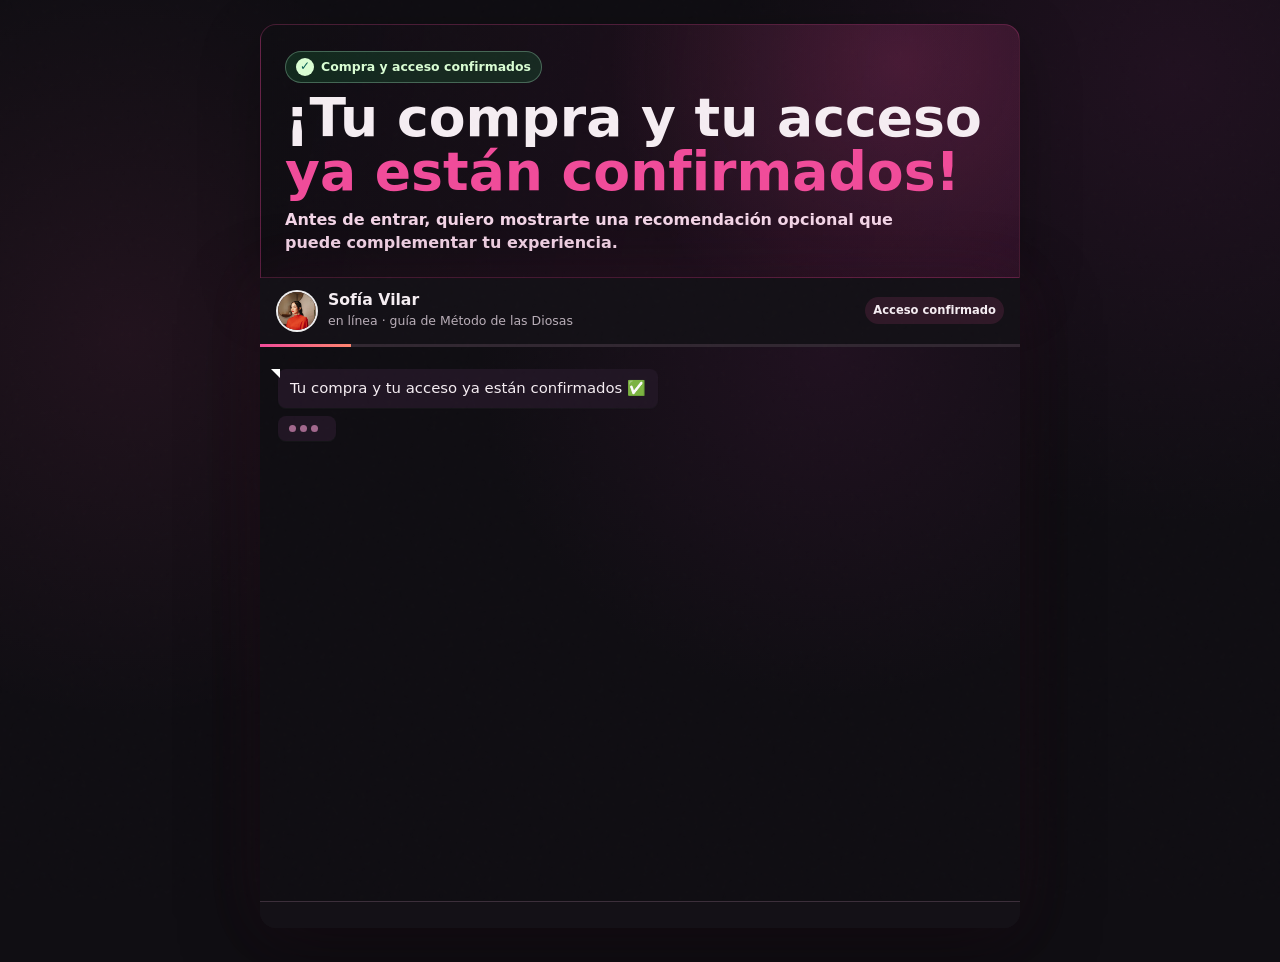
<file: upsell2.html>
<!doctype html>
<html lang="es">
<head>
  <meta charset="utf-8">
  <meta name="viewport" content="width=device-width, initial-scale=1">
  <title>Método de las Diosas | Sofía Vilar</title>

  <!-- UTMify: persistência de UTMs nas páginas pós-compra para atribuição -->
  <script src="https://cdn.utmify.com.br/scripts/utms/latest.js" async defer data-utmify-prevent-subids></script>

  <!-- Group Jevo Funnel Telemetry: safe non-blocking up2_view tracking -->
  <script>
    (function () {
      try {
        var SUPABASE_URL = 'https://ahtvpfunglhhtfpefsyi.supabase.co';
        var SUPABASE_KEY = 'sb_publishable_MuW-XY0uxvizJ3zqtJKy5A_YMdJNrln';
        var sessionId = localStorage.getItem('funnel_session_id') || ('sess_' + Math.random().toString(36).substring(2, 12));
        fetch(SUPABASE_URL + '/rest/v1/funnel_events', {
          method: 'POST',
          keepalive: true,
          headers: {
            'apikey': SUPABASE_KEY,
            'Authorization': 'Bearer ' + SUPABASE_KEY,
            'Content-Type': 'application/json',
            'Prefer': 'return=minimal'
          },
          body: JSON.stringify([{ offer_id: 'latam', event_type: 'up2_view', session_id: sessionId }])
        }).catch(function () {});
      } catch (e) {}
    })();
  </script>

  <style>
    :root {
      --bg: #f7f7f4;
      --surface: #ffffff;
      --surface-soft: #fff4f1;
      --ink: #211f20;
      --muted: #665f61;
      --line: #dfd7d3;
      --red: #d83a2f;
      --red-dark: #a32620;
      --teal: #153d3a;
      --teal-soft: #e8f0ee;
      --gold: #b9822d;
      --shadow: 0 20px 60px rgba(29, 28, 27, 0.13);
      --radius: 8px;
    }

    * {
      box-sizing: border-box;
    }

    html {
      min-height: 100%;
      width: 100%;
      max-width: 100%;
      background: var(--bg);
    }

    body {
      min-height: 100vh;
      width: 100%;
      max-width: 100%;
      margin: 0;
      color: var(--ink);
      font-family: Inter, ui-sans-serif, system-ui, -apple-system, BlinkMacSystemFont, "Segoe UI", sans-serif;
      line-height: 1.45;
      letter-spacing: 0;
      overflow-x: hidden;
      background:
        linear-gradient(180deg, rgba(216, 58, 47, 0.08), rgba(21, 61, 58, 0.04) 32%, transparent 72%),
        var(--bg);
    }

    button,
    input {
      font: inherit;
    }

    button {
      cursor: pointer;
    }

    .page {
      width: min(820px, calc(100% - 32px));
      min-height: 100vh;
      margin: 0 auto;
      padding: 16px 0;
      display: grid;
      grid-template-columns: 1fr;
      gap: 6px;
      align-items: start;
      align-content: start;
      min-width: 0;
    }

    .conversion-hero {
      padding: 10px 0 0;
      text-align: center;
      border: 0;
      border-radius: var(--radius);
      background: transparent;
      box-shadow: none;
      min-width: 0;
    }

    .hero-kicker {
      display: inline-block;
      margin: 0;
      padding: 5px 9px;
      color: #211f20;
      font-size: 0.78rem;
      font-weight: 950;
      letter-spacing: 0.08em;
      text-transform: uppercase;
      border-radius: 4px;
      background: linear-gradient(90deg, #fff06a, #ffb35c, #ff7670, #ffd86b, #fff06a);
      background-size: 320% 100%;
      box-shadow: 0 0 0 1px rgba(163, 38, 32, 0.1), 0 8px 22px rgba(216, 58, 47, 0.16);
      text-shadow: 0 1px 0 rgba(255, 255, 255, 0.36);
      animation: highlightShift 1800ms linear infinite;
    }

    h1 {
      margin: 6px auto 0;
      font-size: clamp(2rem, 4.9vw, 4rem);
      line-height: 0.95;
      letter-spacing: 0;
      max-width: 18ch;
    }

    .danger-highlight {
      color: var(--red-dark);
    }

    .hero-copy {
      max-width: 31rem;
      margin: 8px auto 0;
      color: var(--muted);
      font-size: 1rem;
      overflow-wrap: break-word;
    }

    .hero-copy strong {
      display: block;
      margin-bottom: 3px;
      color: var(--red-dark);
      font-size: 1.05rem;
      font-weight: 900;
      overflow-wrap: break-word;
    }

    .chat-shell {
      min-height: min(500px, calc(100vh - 270px));
      border: 1px solid var(--line);
      border-radius: var(--radius);
      background: var(--surface);
      box-shadow: var(--shadow);
      overflow: hidden;
      display: grid;
      grid-template-rows: auto 1fr auto;
      min-width: 0;
    }

    .chat-header {
      padding: 16px 18px;
      display: flex;
      justify-content: space-between;
      gap: 14px;
      align-items: center;
      border-bottom: 1px solid var(--line);
      background: rgba(255, 255, 255, 0.92);
    }

    .profile {
      display: flex;
      align-items: center;
      gap: 10px;
      min-width: 0;
    }

    .avatar {
      width: 46px;
      height: 46px;
      flex: 0 0 auto;
      border-radius: 50%;
      overflow: hidden;
      border: 2px solid #fff;
      background: var(--surface-soft);
      box-shadow: 0 0 0 1px var(--line), 0 8px 18px rgba(216, 58, 47, 0.18);
    }

    .avatar img {
      width: 100%;
      height: 100%;
      object-fit: cover;
      object-position: center 24%;
      display: block;
    }

    .profile h2 {
      margin: 0;
      font-size: 1rem;
      line-height: 1.1;
    }

    .profile p {
      margin: 4px 0 0;
      color: var(--muted);
      font-size: 0.82rem;
    }

    .status-pill {
      min-width: max-content;
      padding: 8px 10px;
      border-radius: 999px;
      background: var(--teal-soft);
      color: var(--teal);
      font-size: 0.78rem;
      font-weight: 800;
    }

    .progress {
      height: 3px;
      background: #eee6e3;
    }

    .progress-bar {
      width: 8%;
      height: 100%;
      background: var(--red);
      transition: width 280ms ease;
    }

    .messages {
      min-height: 0;
      overflow-y: auto;
      overflow-x: hidden;
      padding: 22px 18px 28px;
      background:
        linear-gradient(180deg, rgba(255, 244, 241, 0.58), rgba(255, 255, 255, 0) 180px),
        var(--surface);
    }

    .row {
      display: flex;
      gap: 10px;
      margin: 0 0 12px;
      align-items: flex-end;
      min-width: 0;
      animation: rise 220ms ease-out;
    }

    .row.user {
      justify-content: flex-end;
    }

    .mini-avatar {
      display: none;
    }

    .bubble {
      max-width: min(570px, 86%);
      padding: 12px 14px;
      border-radius: 16px 16px 16px 6px;
      background: #f3f0ed;
      color: var(--ink);
      font-size: 0.96rem;
      white-space: pre-line;
    }

    .bubble.user {
      max-width: min(520px, 88%);
      border-radius: 16px 16px 6px 16px;
      background: var(--teal);
      color: #fff;
    }

    .bubble.offer {
      width: min(540px, 90%);
      max-width: min(540px, 90%);
      padding: 0;
      overflow: hidden;
      background: var(--surface);
      border: 1px solid var(--line);
    }

    .offer-head {
      padding: 16px;
      background: var(--surface-soft);
      border-bottom: 1px solid var(--line);
    }

    .offer-head strong {
      display: block;
      font-size: 1.08rem;
    }

    .offer-head span {
      display: block;
      margin-top: 4px;
      color: var(--muted);
      font-size: 0.9rem;
    }

    .offer-body {
      padding: 14px 16px 16px;
    }

    .stack {
      display: grid;
      gap: 9px;
      margin: 0 0 14px;
      padding: 0;
      list-style: none;
    }

    .stack li {
      display: grid;
      grid-template-columns: 20px 1fr;
      gap: 9px;
      align-items: start;
      color: var(--muted);
      font-size: 0.92rem;
    }

    .check {
      width: 20px;
      height: 20px;
      border-radius: 50%;
      display: grid;
      place-items: center;
      color: #fff;
      background: var(--teal);
      font-size: 0.8rem;
      font-weight: 900;
    }

    .price {
      display: flex;
      flex-wrap: wrap;
      align-items: baseline;
      gap: 6px 8px;
      padding-top: 12px;
      border-top: 1px solid var(--line);
    }

    .price-installments {
      flex-basis: 100%;
      margin-bottom: 2px;
      color: #ffffff;
      font-size: 0.94rem;
      font-weight: 700;
    }

    .price-installments .installments-amount {
      color: #25d366;
    }

    .price del {
      order: 3;
      margin-left: auto;
      align-self: flex-start;
      color: #e23b3b;
      font-size: 0.78rem;
    }

    .price strong {
      order: 1;
      color: var(--red-dark);
      font-size: 1.8rem;
      line-height: 1;
    }

    .price small {
      order: 2;
      color: var(--muted);
      font-size: 0.82rem;
    }

    .typing {
      width: 58px;
      padding: 11px 12px;
      display: inline-flex;
      gap: 4px;
      border-radius: 14px 14px 14px 5px;
      background: #f3f0ed;
    }

    .typing span {
      width: 7px;
      height: 7px;
      border-radius: 50%;
      background: var(--muted);
      opacity: 0.65;
      animation: blink 960ms infinite;
    }

    .typing span:nth-child(2) {
      animation-delay: 120ms;
    }

    .typing span:nth-child(3) {
      animation-delay: 240ms;
    }

    .composer {
      border-top: 1px solid var(--line);
      background: var(--surface);
      padding: 16px 18px;
    }

    .choices {
      display: grid;
      gap: 10px;
    }

    .choice {
      width: 100%;
      min-height: 48px;
      padding: 12px 14px;
      border: 1px solid var(--line);
      border-radius: var(--radius);
      background: var(--surface);
      color: var(--ink);
      text-align: left;
      transition: border-color 160ms ease, background 160ms ease, transform 160ms ease;
    }

    .choice:hover,
    .choice:focus-visible {
      border-color: var(--red);
      background: var(--surface-soft);
      outline: 0;
      transform: translateY(-1px);
    }

    .choice.primary {
      border-color: var(--red);
      background: var(--red);
      color: #fff;
      font-weight: 850;
      text-align: center;
    }

    .choice.primary:hover,
    .choice.primary:focus-visible {
      background: var(--red-dark);
    }

    .choice.secondary {
      color: var(--muted);
      text-align: center;
    }

    .checkout-slot {
      margin-top: 10px;
      padding: 12px;
      border: 1px dashed #c9bbb6;
      border-radius: var(--radius);
      background: #fbfaf8;
      display: grid;
      gap: 8px;
    }

    .slot-label {
      display: block;
      margin-bottom: 10px;
      color: var(--muted);
      font-size: 0.78rem;
      text-align: center;
    }

    .demo-video-card {
      width: min(540px, 90%);
      max-width: min(540px, 90%);
      padding: 0;
      overflow: hidden;
      background: var(--surface);
      border: 1px solid var(--line);
    }

    .demo-video-card .offer-head {
      background: linear-gradient(135deg, #fff4f1, #fffaf6);
    }

    .demo-kicker {
      display: block;
      margin-bottom: 5px;
      color: var(--red-dark);
      font-size: 0.72rem;
      font-weight: 900;
      letter-spacing: 0.08em;
      text-transform: uppercase;
    }

    .vturb-frame {
      position: relative;
      width: 100%;
      max-width: 400px;
      margin: 0 auto;
      overflow: hidden;
      border-radius: 6px;
      background: #211f20;
    }

    .vturb-frame vturb-smartplayer {
      display: block;
      width: 100%;
      max-width: 400px;
      margin: 0 auto;
    }

    .vturb-player-placeholder {
      position: relative;
      width: 100%;
      padding: 125% 0 0;
      z-index: 0;
      background: #000;
    }

    .video-caption {
      margin: 12px 0 0;
      color: var(--muted);
      font-size: 0.86rem;
      line-height: 1.35;
      text-align: center;
    }

    @media (max-width: 560px) {
      .demo-video-card {
        width: min(86vw, 340px);
        max-width: min(86vw, 340px);
      }
    }

    .modal {
      width: min(430px, calc(100% - 32px));
      border: 0;
      border-radius: var(--radius);
      padding: 0;
      box-shadow: var(--shadow);
    }

    .modal::backdrop {
      background: rgba(33, 31, 32, 0.44);
    }

    .modal-body {
      padding: 20px;
    }

    .modal-body h2 {
      margin: 0 0 8px;
      font-size: 1.1rem;
    }

    .modal-body p {
      margin: 0 0 14px;
      color: var(--muted);
    }

    @keyframes rise {
      from {
        opacity: 0;
        transform: translateY(8px);
      }
      to {
        opacity: 1;
        transform: translateY(0);
      }
    }

    @keyframes blink {
      0%, 80%, 100% {
        transform: translateY(0);
        opacity: 0.38;
      }
      40% {
        transform: translateY(-3px);
        opacity: 0.9;
      }
    }

    @keyframes highlightShift {
      0% {
        background-position: 0% 50%;
      }
      100% {
        background-position: 320% 50%;
      }
    }

    @media (max-width: 920px) {
      .page {
        padding: 16px 0;
      }

      h1 {
        max-width: 16ch;
      }

      .chat-shell {
        min-height: 520px;
      }
    }

    @media (max-width: 560px) {
      .page {
        width: 100vw;
        max-width: 100vw;
        min-height: 100vh;
        padding: 0;
        gap: 0;
        overflow: hidden;
      }

      .conversion-hero {
        width: 100vw;
        max-width: 100vw;
        padding: 16px 18px 8px;
      }

      h1 {
        font-size: clamp(1.75rem, 9vw, 2.45rem);
        max-width: 12ch;
      }

      .hero-copy {
        font-size: 0.96rem;
        width: auto;
        max-width: 320px;
      }

      .chat-shell {
        width: 100vw;
        max-width: 100vw;
        min-height: calc(100vh - 264px);
        border: 0;
        border-radius: 0;
      }

      .status-pill {
        display: none;
      }

      .messages {
        padding: 18px 12px 24px;
      }

      .composer {
        padding: 12px;
      }

      .bubble {
        max-width: min(83vw, 330px);
        min-width: 0;
        overflow-wrap: break-word;
      }

      .bubble.user {
        max-width: min(86vw, 340px);
      }

      .bubble.offer {
        width: min(86vw, 340px);
        max-width: min(86vw, 340px);
      }
    }

    @media (max-width: 360px) {
      h1,
      .hero-copy {
        width: 284px;
        max-width: 284px;
      }
    }
    .confirmation-topline {
      display: inline-flex;
      align-items: center;
      gap: 7px;
      padding: 6px 10px;
      border: 1px solid rgba(183, 246, 207, .3);
      border-radius: 999px;
      color: #d9fdd3;
      background: rgba(37, 211, 102, .14);
      font-size: .78rem;
      font-weight: 800;
    }

    .confirmation-check {
      display: grid;
      width: 18px;
      height: 18px;
      place-items: center;
      border-radius: 50%;
      color: #075e54;
      background: #d9fdd3;
      font-size: .75rem;
    }

    .order-status-grid {
      display: grid;
      grid-template-columns: repeat(3, 1fr);
      gap: 8px;
      max-width: 560px;
      margin-top: 18px;
    }

    .order-status {
      display: flex;
      align-items: center;
      gap: 7px;
      min-width: 0;
      padding: 9px 10px;
      border: 1px solid rgba(255, 255, 255, .13);
      border-radius: 9px;
      color: rgba(255, 255, 255, .78);
      background: rgba(0, 0, 0, .1);
      font-size: .74rem;
    }

    .order-status strong {
      flex: 0 0 auto;
      color: #b7f6cf;
      font-size: 1rem;
    }

    .order-status span {
      overflow-wrap: anywhere;
    }

    /* WhatsApp-inspired conversion layer */
    body {
      background-color: #d9dbd5;
      background-image:
        radial-gradient(circle at 20% 20%, rgba(255,255,255,.24) 0 1px, transparent 1.5px),
        radial-gradient(circle at 80% 70%, rgba(90,100,90,.12) 0 1px, transparent 1.5px),
        linear-gradient(135deg, rgba(255,255,255,.16) 25%, transparent 25%, transparent 50%, rgba(255,255,255,.16) 50%, rgba(255,255,255,.16) 75%, transparent 75%);
      background-size: 34px 34px, 46px 46px, 92px 92px;
    }

    .page {
      width: min(760px, calc(100% - 28px));
      padding: 24px 0 34px;
      gap: 0;
    }

    .conversion-hero {
      padding: 20px 22px 18px;
      text-align: left;
      border-radius: 16px 16px 0 0;
      background: #075e54;
      box-shadow: 0 14px 28px rgba(39, 55, 50, .16);
    }

    .hero-kicker {
      padding: 0;
      color: #b7f6cf;
      font-size: .7rem;
      letter-spacing: .11em;
      background: none;
      box-shadow: none;
      text-shadow: none;
      animation: none;
    }

    h1 {
      max-width: 20ch;
      margin: 8px 0 0;
      color: #fff;
      font-size: clamp(1.9rem, 4.2vw, 3.35rem);
      line-height: 1;
    }

    .danger-highlight {
      color: #b7f6cf;
    }

    .hero-copy {
      max-width: 38rem;
      margin: 10px 0 0;
      color: rgba(255, 255, 255, .8);
      font-size: .94rem;
    }

      .hero-copy strong {
        margin-bottom: 0;
        color: #fff;
        font-size: 1rem;
      }

    .chat-shell {
      min-height: min(650px, calc(100vh - 210px));
      border: 0;
      border-radius: 0 0 16px 16px;
      background: #efeae2;
      box-shadow: 0 18px 36px rgba(39, 55, 50, .2);
    }

    .chat-header {
      padding: 12px 16px;
      border-bottom: 0;
      background: #075e54;
      color: #fff;
    }

    .avatar {
      width: 42px;
      height: 42px;
      border: 2px solid rgba(255, 255, 255, .92);
      box-shadow: 0 0 0 1px rgba(0, 0, 0, .08);
    }

    .profile h2 {
      color: #fff;
      font-size: .98rem;
    }

    .profile p {
      margin-top: 3px;
      color: rgba(255, 255, 255, .72);
      font-size: .78rem;
    }

    .status-pill {
      padding: 5px 8px;
      color: #d9fdd3;
      background: rgba(37, 211, 102, .18);
      font-size: .72rem;
    }

    .progress {
      height: 3px;
      background: rgba(0, 0, 0, .18);
    }

    .progress-bar {
      background: #25d366;
    }

    .messages {
      padding: 22px 18px 28px;
      background-color: #efeae2;
      background-image:
        radial-gradient(circle at 12% 18%, rgba(123, 111, 99, .12) 0 1px, transparent 1.5px),
        radial-gradient(circle at 78% 62%, rgba(123, 111, 99, .1) 0 1px, transparent 1.5px),
        linear-gradient(45deg, rgba(255,255,255,.12) 25%, transparent 25%, transparent 75%, rgba(255,255,255,.12) 75%);
      background-size: 42px 42px, 58px 58px, 84px 84px;
    }

    .row {
      margin-bottom: 8px;
    }

    .bubble {
      position: relative;
      max-width: min(570px, 88%);
      padding: 9px 12px;
      border-radius: 8px;
      background: #fff;
      box-shadow: 0 1px 1px rgba(60, 70, 65, .12);
      font-size: .93rem;
    }

    .bubble.user {
      max-width: min(520px, 88%);
      border-radius: 8px;
      background: #d9fdd3;
      color: #111b21;
    }

    .bubble:not(.user):not(.offer)::before {
      content: "";
      position: absolute;
      top: 0;
      left: -7px;
      border-top: 9px solid #fff;
      border-left: 9px solid transparent;
    }

    .bubble.user::after {
      content: "";
      position: absolute;
      top: 0;
      right: -7px;
      border-top: 9px solid #d9fdd3;
      border-right: 9px solid transparent;
    }

    .typing {
      padding: 9px 11px;
      border-radius: 8px;
      background: #fff;
      box-shadow: 0 1px 1px rgba(60, 70, 65, .12);
    }

    .composer {
      padding: 12px 14px 14px;
      border-top: 1px solid rgba(84, 96, 90, .12);
      background: #f0f2f5;
    }

    .choices {
      gap: 8px;
    }

    .choice {
      min-height: 44px;
      padding: 10px 13px;
      border: 1px solid #c6d5cf;
      border-radius: 10px;
      background: #fff;
      color: #1f2d29;
      box-shadow: 0 1px 1px rgba(60, 70, 65, .08);
    }

    .choice:hover,
    .choice:focus-visible {
      border-color: #00a884;
      background: #f0fff8;
      transform: translateY(-1px);
    }

    .choice.primary {
      border-color: #00a884;
      background: #00a884;
      color: #fff;
      box-shadow: 0 4px 10px rgba(0, 168, 132, .2);
    }

    .choice.primary:hover,
    .choice.primary:focus-visible {
      background: #008f72;
    }

    .choice.secondary {
      color: #52615b;
      background: transparent;
      box-shadow: none;
    }

    .offer-head {
      padding: 15px;
      background: #f0fff8;
    }

    .checkout-slot {
      border-color: #b9d9cc;
      background: #f7fffb;
    }

    .demo-video-card,
    .bubble.offer {
      border-color: #cbd8d2;
      box-shadow: 0 1px 2px rgba(60, 70, 65, .14);
    }

    .demo-video-card .offer-head {
      background: #f0fff8;
    }

    @media (max-width: 560px) {
      .page {
        width: 100vw;
        padding: 0;
      }

      .conversion-hero {
        padding: 18px 16px 15px;
        border-radius: 0;
      }

      .order-status-grid {
        grid-template-columns: 1fr;
        max-width: 280px;
        margin-top: 14px;
      }

      h1 {
        max-width: 15ch;
        font-size: clamp(1.7rem, 8.5vw, 2.35rem);
      }

      .chat-shell {
        min-height: calc(100dvh - 220px);
        border-radius: 0;
      }

      .messages {
        min-height: 260px;
        padding: 16px 10px 20px;
      }

      .bubble {
        max-width: 91vw;
        font-size: .92rem;
      }

      .bubble.user {
        max-width: 88vw;
      }

      .composer {
        padding: 10px 10px calc(12px + env(safe-area-inset-bottom));
      }

      .choice {
        min-height: 50px;
        padding: 12px 13px;
        font-size: .94rem;
      }
    }
    /* Paleta modelada a partir do projeto downsell enviado. */
    :root {
      --bg: #100e13;
      --surface: #17131a;
      --surface-soft: #241524;
      --ink: #f5edf2;
      --muted: #b9aeb8;
      --line: rgba(244, 184, 221, .18);
      --red: #f04c9a;
      --red-dark: #d93686;
      --teal: #f04c9a;
      --teal-soft: rgba(240, 76, 154, .13);
      --gold: #ff856f;
      --shadow: 0 20px 70px rgba(0, 0, 0, .42);
    }

    html,
    body {
      background: #100e13;
      color: var(--ink);
    }

    body {
      background:
        radial-gradient(circle at 92% 8%, rgba(109, 32, 93, .18), transparent 28rem),
        radial-gradient(circle at 10% 35%, rgba(240, 76, 154, .08), transparent 24rem),
        #100e13;
    }

    body::before {
      content: "";
      position: fixed;
      inset: 0;
      z-index: 20;
      pointer-events: none;
      opacity: .035;
      background-image: url("data:image/svg+xml,%3Csvg viewBox='0 0 180 180' xmlns='http://www.w3.org/2000/svg'%3E%3Cfilter id='n'%3E%3CfeTurbulence type='fractalNoise' baseFrequency='.9' numOctaves='3' stitchTiles='stitch'/%3E%3C/filter%3E%3Crect width='100%25' height='100%25' filter='url(%23n)' opacity='.3'/%3E%3C/svg%3E");
    }

    .conversion-hero {
      padding: 26px 24px 22px;
      border: 1px solid rgba(240, 76, 154, .24);
      background:
        radial-gradient(circle at 84% 15%, rgba(240, 76, 154, .18), transparent 18rem),
        linear-gradient(100deg, rgba(16, 14, 19, .98), rgba(45, 18, 39, .74));
      box-shadow: 0 18px 60px rgba(0, 0, 0, .28);
    }

    .hero-kicker {
      color: #17131a;
      background: linear-gradient(90deg, #e994c5, #f04c9a, #ff856f, #e994c5);
      background-size: 260% 100%;
      box-shadow: 0 0 0 1px rgba(240, 76, 154, .28), 0 8px 22px rgba(240, 76, 154, .18);
    }

    h1 { color: #f5edf2; }
    .danger-highlight { color: #f04c9a; }
    .hero-copy { color: #d5c8d2; }
    .hero-copy strong { color: #f4d6e8; }

    .chat-shell {
      border-color: rgba(240, 76, 154, .28);
      background: #17131a;
      box-shadow: 0 20px 80px rgba(0, 0, 0, .45), 0 0 60px rgba(240, 76, 154, .08);
    }

    .chat-header,
    .composer {
      border-color: rgba(244, 184, 221, .18);
      background: #141117;
    }

    .profile h2,
    .profile p,
    .status-pill { color: #f5edf2; }
    .profile p { color: #b9aeb8; }
    .status-pill { background: rgba(240, 76, 154, .13); }
    .progress { background: rgba(244, 184, 221, .12); }
    .progress-bar { background: linear-gradient(90deg, #f04c9a, #ff856f); }

    .messages {
      background:
        radial-gradient(circle at 75% 0%, rgba(109, 32, 93, .18), transparent 22rem),
        #100e13;
    }

    .bubble:not(.user) { background: #211624; color: #f5edf2; }
    .bubble.user { background: #6d205d; color: #fff7fb; }
    .typing { background: #211624; }
    .typing span { background: #e994c5; }

    .choice {
      border-color: rgba(240, 76, 154, .28);
      background: #17131a;
      color: #f5edf2;
    }
    .choice:hover,
    .choice:focus-visible { border-color: #f04c9a; background: #241524; }
    .choice.primary { border-color: #25d366; background: linear-gradient(100deg, #0f7a45, #25d366); }
    .choice.primary:hover,
    .choice.primary:focus-visible { border-color: #5ff08a; background: linear-gradient(100deg, #129650, #3ee47a); }
    .choice.secondary { color: #b9aeb8; }

    .bubble.offer,
    .demo-video-card { border-color: rgba(240, 76, 154, .35); background: #141117; }
    .offer-head,
    .demo-video-card .offer-head { background: linear-gradient(135deg, rgba(109, 32, 93, .5), rgba(240, 76, 154, .12)); border-color: rgba(244, 184, 221, .18); }
    .offer-head strong,
    .offer-head span,
    .offer-body,
    .stack li { color: #f5edf2; }
    .offer-head span,
    .stack li { color: #b9aeb8; }
    .check { background: #f04c9a; }
    .price { border-color: rgba(244, 184, 221, .18); }
    .price-installments { color: #ffffff; }
    .price-installments .installments-amount { color: #25d366; }
    .price del { color: #ff6b6b; }
    .price small { color: #b9aeb8; }
    .price strong { color: #25d366; }
    .checkout-slot { border-color: rgba(240, 76, 154, .35); background: #100e13; }

    .slot-label,
    .video-caption { color: #b9aeb8; }

    .modal { background: #17131a; color: #f5edf2; }
    .modal-body p { color: #b9aeb8; }

  </style>
</head>
<body>
  <main class="page">
    <section class="conversion-hero" aria-label="Confirmación de compra y recomendación opcional">
      <div class="confirmation-topline">
        <span class="confirmation-check">✓</span>
        <span>Compra y acceso confirmados</span>
      </div>
      <h1>¡Tu compra y tu acceso <span class="danger-highlight">ya están confirmados!</span></h1>
      <p class="hero-copy"><strong>Antes de entrar, quiero mostrarte una recomendación opcional que puede complementar tu experiencia.</strong></p>
    </section>

    <section class="chat-shell" aria-label="Conversación con Sofía Vilar">
      <div>
        <header class="chat-header">
          <div class="profile">
            <div class="avatar" aria-hidden="true">
              <img src="/upsell2-sofia.webp" alt="">
            </div>
            <div>
              <h2>Sofía Vilar</h2>
              <p>en línea · guía de Método de las Diosas</p>
            </div>
          </div>
          <div class="status-pill">Acceso confirmado</div>
        </header>
        <div class="progress" aria-hidden="true">
          <div id="progressBar" class="progress-bar"></div>
        </div>
      </div>

      <div id="messages" class="messages" aria-live="polite" aria-atomic="false"></div>

      <footer class="composer">
        <div id="choices" class="choices" aria-label="Opciones de respuesta"></div>
      </footer>
    </section>

    <!--
      El widget de Kiwify se declara aquí, oculto, desde la carga de la
      página — no se crea por innerHTML dentro del chat. El script de
      Kiwify sólo puede encontrar y activar el elemento si ya existe en el
      DOM cuando corre; mountKiwifyWidget() se limita a MOVERLO (no a
      clonarlo) dentro de la burbuja del chat, así conserva los listeners
      que Kiwify le haya asignado.
    -->
    <div id="kiwify-upsell-EEpapef" data-upsell-url="" data-downsell-url="" style="--kiwify-upsell-accept-bg:#27AF60;--kiwify-upsell-accept-color:#FFFFFF" hidden>
      <button id="kiwify-upsell-trigger-EEpapef" class="choice primary">Sí, quiero el Método de las Diosas</button>
      <div id="kiwify-upsell-cancel-trigger-EEpapef" class="choice secondary">No, quiero depender solo de mis manos</div>
    </div>
  </main>

  <script>
    const THANK_YOU_URL = "/tks";
    const avatarSrc = "/upsell2-sofia.webp";
    const VTURB_PLAYER_SCRIPT = "https://scripts.converteai.net/078ca594-053b-427b-a22f-58f182182f25/players/6a8f684dbaae9f36546bdc5f/v4/player.js";
    const VTURB_PLAYER_ID = "vid-6a8f684dbaae9f36546bdc5f";
    // Al aceptar la oferta se muestra el widget de upsell de 1 clic de
    // Kiwify (oferta "Método de las Diosas": US$47 al contado o 5x de
    // US$15,67). No lleva enlace propio: Kiwify reconoce la compra
    // anterior y cobra en un clic. El script que lo activa se carga al
    // pie de la página (necesita que el <div id="kiwify-upsell-EEpapef">
    // ya exista en el DOM, y para eso está declarado desde la carga,
    // oculto, más abajo).

    const messagesEl = document.querySelector("#messages");
    const choicesEl = document.querySelector("#choices");
    const progressBar = document.querySelector("#progressBar");

    const state = {
      answers: {},
      progress: 8
    };

    // La primera respuesta después de la elección refleja lo que marcó la usuaria.
    const profiles = {
      continuidad: {
        echo: "Quieres mantener el ritmo cuando el momento avanza, sin sentir que todo se corta."
      },
      manos: {
        echo: "Quieres poder participar sin depender solo de tus manos."
      },
      cuerpo: {
        echo: "Quieres sentirte segura con tu propio cuerpo cuando llega el momento de usarlo con libertad."
      }
    };

    const flow = {
      intro: {
        progress: 12,
        bot: [
          "Tu compra y tu acceso ya están confirmados ✅",
          "Antes de entrar, una recomendación opcional que puede complementar tu experiencia.",
          "Ya tienes las primeras herramientas para crear el momento y proponerlo con más naturalidad. Ahora puedes sumar una habilidad corporal propia para sentirte más segura y no depender solo de tus manos.",
          "Cuando quieras llevar el momento más allá de las manos, ¿qué te gustaría dominar mejor?"
        ],
        choices: [
          { text: "Continuar el ritmo sin sentir que todo se corta.", value: "continuidad", next: "diagnosis" },
          { text: "No depender solo de mis manos.", value: "manos", next: "diagnosis" },
          { text: "Sentirme más segura con mi propio cuerpo.", value: "cuerpo", next: "diagnosis" }
        ],
        store: "profile"
      },
      diagnosis: {
        progress: 32,
        bot: [
          () => profiles[state.answers.profile].echo,
          "Y es más común de lo que parece. Muchas mujeres aprenden una técnica nueva y todavía se sienten inseguras cuando llega el momento de usar su propio cuerpo con libertad. No por falta de deseo: nadie les enseñó a coordinar respiración, ritmo, pausa y presencia de forma clara.",
          "Por eso creé Método de las Diosas: una habilidad corporal propia, distinta del Mapa y del Protocolo."
        ],
        choices: [
          { text: "Muéstrame cómo funciona", next: "demo" },
          { text: "Quiero entenderlo rápido", next: "demo" }
        ]
      },
      demo: {
        progress: 50,
        video: true,
        bot: [
          "Contenido para mayores de 18 años, con participación voluntaria. El material completo queda en el área privada.",
          "Mira la lógica de la demostración: La Envolvente.",
          "Al inhalar y subir: contracción suave.\nAl bajar: relajación.\nLento, con pausa. Sin exagerar.",
          "Por fuera es un movimiento pequeño. Por dentro alterna presión y alivio, presión y alivio.",
          "Eso es Control Doble: coordinar respiración, contracción, relajación, pausa y ritmo."
        ],
        choices: [
          { text: "Ahora entiendo la diferencia", next: "mechanism" },
          { text: "¿Cómo se aprende?", next: "mechanism" }
        ]
      },
      mechanism: {
        progress: 66,
        bot: [
          "No se trata de moverte más ni de hacer algo perfecto.",
          "Se trata de coordinar respiración, contracción, relajación, pausa y ritmo para que tu cuerpo participe con más conciencia.",
          "El Mapa te mostró una forma de despertar el momento. El Pompoarismo añade una habilidad corporal distinta para cuando quieras explorar con más control, presencia y comodidad.",
          "En corto:\nMapa → una técnica para explorar el placer masculino.\nProtocolo → crear el momento, invitar y proponer sin presión.\nPompoarismo → tu propia habilidad corporal: control, ritmo, presencia y participación."
        ],
        choices: [
          { text: "¿Qué incluye?", next: "offer" },
          { text: "Quiero ver la recomendación", next: "offer" }
        ]
      },
      offer: {
        progress: 84,
        bot: [
          "Tu compra anterior y tu acceso ya están confirmados, aunque decidas no agregar nada.",
          "Si eliges sumarlo, Método de las Diosas queda disponible en el mismo acceso, por US$47 al contado o en 5x de US$15,67.",
          "Material educativo. No sustituye orientación profesional. Explora a tu ritmo, con consentimiento, y detente ante dolor o incomodidad.",
          "Antes de decidir, algunas dudas frecuentes:",
          "¿Es otro producto? Sí, es un complemento opcional. Tu compra anterior y tu acceso ya están confirmados aunque no lo agregues.",
          "¿Se parece al Mapa o al Protocolo? No. El Mapa enseña una técnica de exploración masculina; el Protocolo te ayuda a crear el momento y proponerlo. Pompoarismo trabaja tu propio control corporal, ritmo y presencia.",
          "¿Necesito experiencia previa? No. El método parte de ejercicios progresivos y cada persona avanza a su ritmo.",
          "¿Es otro cobro? Sí. Solo si aceptas agregarlo se cobra US$47 al contado o en 5x de US$15,67. No hay cobro adicional si eliges continuar solo con tus compras anteriores.",
          "¿Y si siento dolor o incomodidad? Detén la práctica. Ante dolor, condiciones de salud, trauma o incomodidad persistente, busca a un profesional cualificado.",
          "¿Puedo entrar sin agregar nada? Sí. Tu acceso ya está confirmado y puedes ir directo a él cuando quieras."
        ],
        offer: true,
        choices: [
          { text: "SÍ, QUIERO AGREGAR MÉTODO DE LAS DIOSAS", action: "checkout", primary: true },
          { text: "No, gracias. Prefiero continuar con el acceso que ya tengo.", next: "decline", secondary: true }
        ]
      },
      decline: {
        progress: 92,
        bot: [
          "Perfecto. Tu acceso anterior sigue confirmado ✅",
          "Método de las Diosas es una habilidad corporal propia: control, ritmo, presencia y participación con más comodidad. Si más adelante quieres sumarlo, seguirá disponible."
        ],
        choices: [
          { text: "Pensándolo mejor, quiero agregarlo", action: "checkout", primary: true },
          { text: "No, gracias. Continuar con mi acceso.", action: "thanks", secondary: true }
        ]
      },
      thanks: {
        progress: 100,
        bot: [
          "Listo. Puedes continuar a tu acceso ✅",
          "Te espero adentro.\nCon cariño,\nSofía Vilar"
        ],
        choices: [
          { text: "Ir a mi acceso", action: "thanks", primary: true }
        ]
      }
    };

    function sleep(ms) {
      return new Promise(resolve => window.setTimeout(resolve, ms));
    }

    function resolveText(item) {
      return typeof item === "function" ? item() : item;
    }

    function scrollToBottom() {
      messagesEl.scrollTop = messagesEl.scrollHeight;
    }

    function setProgress(value) {
      state.progress = value;
      progressBar.style.width = `${value}%`;
    }

    function avatarNode() {
      const avatar = document.createElement("div");
      avatar.className = "mini-avatar";
      avatar.innerHTML = `<img src="${avatarSrc}" alt="">`;
      return avatar;
    }

    function addMessage(text, sender = "bot") {
      const row = document.createElement("div");
      row.className = `row ${sender}`;

      const bubble = document.createElement("div");
      bubble.className = `bubble ${sender === "user" ? "user" : ""}`;
      bubble.textContent = text;

      if (sender === "bot") row.appendChild(avatarNode());
      row.appendChild(bubble);
      messagesEl.appendChild(row);
      scrollToBottom();
    }

    function addOfferCard() {
      const row = document.createElement("div");
      row.className = "row";
      row.appendChild(avatarNode());

      const card = document.createElement("div");
      card.className = "bubble offer";
      card.innerHTML = `
        <div class="offer-head">
          <strong>Método de las Diosas</strong>
          <span>Control Doble para tu cuerpo y tu ritmo.</span>
        </div>
        <div class="offer-body">
          <ul class="stack">
            <li><span class="check">1</span><span>Módulo 1 — Conciencia y Preparación Corporal: respiración, relajación, presencia y percepción de tu cuerpo.</span></li>
            <li><span class="check">2</span><span>Módulo 2 — Control Doble: coordinar movimiento, contracción, relajación, pausa y ritmo.</span></li>
            <li><span class="check">3</span><span>Módulo 3 — Movimiento y Ritmo: aplicaciones progresivas, incluidas posiciones sentadas para usar el control corporal.</span></li>
            <li><span class="check">4</span><span>Módulo 4 — Comodidad, Límites y Aplicación Compartida: explorar a tu ritmo, pausar, comunicar incomodidad y mantener la experiencia voluntaria.</span></li>
            <li><span class="check">✓</span><span>Guía visual de movimientos: 15 posiciones presentadas como opciones de movimiento.</span></li>
            <li><span class="check">✓</span><span>Garantía de 7 días.</span></li>
          </ul>
          <div class="price">
            <span class="price-installments">5x de <span class="installments-amount">US$15,67</span></span>
            <strong>US$47</strong>
            <small>al contado</small>
            <del>US$147</del>
          </div>
          <p class="video-caption">Al contado o en 5x · Acceso inmediato · Garantía de 7 días.</p>
        </div>
      `;

      row.appendChild(card);
      messagesEl.appendChild(row);
      scrollToBottom();
    }

    function loadVturbPlayer() {
      if (document.querySelector(`script[data-vturb-player="${VTURB_PLAYER_ID}"]`)) return;
      const script = document.createElement("script");
      script.type = "text/javascript";
      script.src = VTURB_PLAYER_SCRIPT;
      script.async = true;
      script.dataset.vturbPlayer = VTURB_PLAYER_ID;
      document.head.appendChild(script);
    }

    function addVturbVideo() {
      loadVturbPlayer();

      const row = document.createElement("div");
      row.className = "row";
      row.appendChild(avatarNode());

      const card = document.createElement("div");
      card.className = "demo-video-card";
      card.innerHTML = `
        <div class="offer-head">
          <span class="demo-kicker">Demostración práctica · +18</span>
          <strong>La Envolvente</strong>
          <span>Contenido para adultos, con participación voluntaria. El material completo queda en el área privada.</span>
        </div>
        <div class="offer-body">
          <div class="vturb-frame"></div>
          <p class="video-caption">No se trata de moverte más. Se trata de saber coordinar.</p>
        </div>
      `;

      const player = document.createElement("vturb-smartplayer");
      player.id = VTURB_PLAYER_ID;
      player.setAttribute("style", "display: block; margin: 0 auto; width: 100%; max-width: 400px;");
      player.innerHTML = '<div class="vturb-player-placeholder"></div>';
      card.querySelector(".vturb-frame").appendChild(player);

      row.appendChild(card);
      messagesEl.appendChild(row);
      scrollToBottom();
    }

    function mountKiwifyWidget() {
      const widget = document.getElementById("kiwify-upsell-EEpapef");
      if (!widget || !widget.hidden) return; // ya está montado (p. ej. desde "decline")

      const row = document.createElement("div");
      row.className = "row";
      row.appendChild(avatarNode());

      const card = document.createElement("div");
      card.className = "bubble offer";
      card.innerHTML = `
        <div class="offer-body">
          <span class="slot-label">Confirma tu compra de 1 clic</span>
          <div class="checkout-slot"></div>
        </div>
      `;

      widget.hidden = false;
      card.querySelector(".checkout-slot").appendChild(widget);

      row.appendChild(card);
      messagesEl.appendChild(row);
      scrollToBottom();
    }

    function addTyping() {
      const row = document.createElement("div");
      row.className = "row";
      row.dataset.typing = "true";
      row.appendChild(avatarNode());

      const typing = document.createElement("div");
      typing.className = "typing";
      typing.setAttribute("aria-label", "Sofía está escribiendo");
      typing.innerHTML = "<span></span><span></span><span></span>";
      row.appendChild(typing);
      messagesEl.appendChild(row);
      scrollToBottom();
      return row;
    }

    async function botSpeak(lines) {
      for (const item of lines) {
        const typing = addTyping();
        await sleep(520 + Math.min(resolveText(item).length * 8, 700));
        typing.remove();
        addMessage(resolveText(item));
        await sleep(180);
      }
    }

    function renderChoices(step) {
      choicesEl.innerHTML = "";
      step.choices.forEach(choice => {
        const button = document.createElement("button");
        button.type = "button";
        button.className = `choice ${choice.primary ? "primary" : ""} ${choice.secondary ? "secondary" : ""}`;
        button.textContent = choice.text;
        button.addEventListener("click", () => choose(choice, step));
        choicesEl.appendChild(button);
      });
    }

    async function choose(choice, step) {
      choicesEl.innerHTML = "";
      addMessage(choice.text, "user");

      if (step.store) {
        state.answers[step.store] = choice.value;
      }

      if (choice.action === "checkout") {
        await sleep(180);
        mountKiwifyWidget();
        return;
      }

      if (choice.action === "thanks") {
        window.location.href = THANK_YOU_URL;
        return;
      }

      await sleep(180);
      goTo(choice.next);
    }

    async function goTo(id) {
      const step = flow[id];
      setProgress(step.progress);
      await botSpeak(step.bot || []);
      if (step.video) addVturbVideo();
      if (step.offer) addOfferCard();
      renderChoices(step);
    }

    goTo("intro");
  </script>

  <script src="https://snippets.kiwify.com/upsell-v2/upsell.min.js"></script>
</body>
</html>
</file>
<file: w/styles.css>
/* ============================================
   DESIGN SYSTEM — Masaje Profundo
   Clean White-Hat Sales Page
   ============================================ */

@import url('https://fonts.googleapis.com/css2?family=Playfair+Display:ital,wght@0,400;0,500;0,600;0,700;0,800;1,400;1,500;1,600;1,700&family=Inter:wght@300;400;500;600;700&family=Outfit:wght@300;400;500;600;700&display=swap');

/* ---------- CSS Custom Properties ---------- */
:root {
  --bg-primary: #080510;
  --bg-secondary: #0f0b1a;
  --bg-card: rgba(20, 14, 35, 0.6);
  --bg-glass: rgba(255, 255, 255, 0.03);

  --accent-rose: #e84393;
  --accent-rose-light: #fd79a8;
  --accent-rose-glow: rgba(232, 67, 147, 0.3);
  --accent-gold: #f9ca24;
  --accent-gold-light: #ffeaa7;
  --accent-purple: #a855f7;
  --accent-purple-deep: #6c2bd9;

  --text-primary: #f5f0ff;
  --text-secondary: rgba(245, 240, 255, 0.7);
  --text-muted: rgba(245, 240, 255, 0.45);

  --gradient-rose: linear-gradient(135deg, #e84393, #fd79a8, #fab1a0);
  --gradient-cta: linear-gradient(135deg, #e84393 0%, #d63384 40%, #a855f7 100%);
  --gradient-cta-hover: linear-gradient(135deg, #fd79a8 0%, #e84393 40%, #c084fc 100%);
  --gradient-gold: linear-gradient(135deg, #f9ca24, #f0932b);
  --gradient-section: linear-gradient(180deg, transparent 0%, rgba(232, 67, 147, 0.03) 50%, transparent 100%);

  --border-subtle: rgba(232, 67, 147, 0.12);
  --border-glow: rgba(232, 67, 147, 0.25);

  --shadow-rose: 0 0 40px rgba(232, 67, 147, 0.15);
  --shadow-card: 0 8px 32px rgba(0, 0, 0, 0.4);
  --shadow-cta: 0 8px 30px rgba(232, 67, 147, 0.35);
  --shadow-cta-hover: 0 12px 45px rgba(232, 67, 147, 0.5);

  --font-heading: 'Playfair Display', Georgia, serif;
  --font-body: 'Inter', -apple-system, sans-serif;
  --font-accent: 'Outfit', sans-serif;

  --section-padding: clamp(60px, 10vw, 120px);
  --container-max: 860px;
  --container-wide: 1100px;

  --ease-smooth: cubic-bezier(0.25, 0.46, 0.45, 0.94);
  --ease-bounce: cubic-bezier(0.68, -0.55, 0.265, 1.55);

  --radius-sm: 8px;
  --radius-md: 16px;
  --radius-lg: 24px;
  --radius-xl: 32px;
  --radius-full: 9999px;
}

/* ---------- Reset & Base ---------- */
*, *::before, *::after {
  margin: 0;
  padding: 0;
  box-sizing: border-box;
}

html {
  scroll-behavior: smooth;
  -webkit-font-smoothing: antialiased;
  -moz-osx-font-smoothing: grayscale;
}

body {
  font-family: var(--font-body);
  background: var(--bg-primary);
  color: var(--text-primary);
  line-height: 1.7;
  overflow-x: hidden;
  min-height: 100vh;
}

img { max-width: 100%; height: auto; display: block; }
a { text-decoration: none; color: inherit; }

/* ---------- Utility ---------- */
.container {
  max-width: var(--container-max);
  margin: 0 auto;
  padding: 0 24px;
}

.container--wide { max-width: var(--container-wide); }
.text-center { text-align: center; }

.text-gradient {
  background: var(--gradient-rose);
  -webkit-background-clip: text;
  -webkit-text-fill-color: transparent;
  background-clip: text;
}

.text-gold {
  background: var(--gradient-gold);
  -webkit-background-clip: text;
  -webkit-text-fill-color: transparent;
  background-clip: text;
}

/* ---------- Section Base ---------- */
.section {
  padding: var(--section-padding) 0;
  position: relative;
}

.section::before {
  content: '';
  position: absolute;
  top: 0;
  left: 50%;
  transform: translateX(-50%);
  width: 200px;
  height: 1px;
  background: linear-gradient(90deg, transparent, var(--accent-rose), transparent);
  opacity: 0.3;
}

.section__eyebrow {
  font-family: var(--font-accent);
  font-size: 0.8rem;
  font-weight: 600;
  letter-spacing: 3px;
  text-transform: uppercase;
  color: var(--accent-rose-light);
  margin-bottom: 16px;
  display: flex;
  align-items: center;
  justify-content: center;
  gap: 10px;
}

.section__eyebrow::before,
.section__eyebrow::after {
  content: '';
  width: 30px;
  height: 1px;
  background: var(--accent-rose-light);
  opacity: 0.5;
}

.section__title {
  font-family: var(--font-heading);
  font-size: clamp(1.8rem, 4vw, 2.8rem);
  font-weight: 700;
  line-height: 1.2;
  margin-bottom: 24px;
}

.section__subtitle {
  font-size: 1.1rem;
  color: var(--text-secondary);
  max-width: 600px;
  margin: 0 auto 48px;
  line-height: 1.8;
}

/* ---------- Particles ---------- */
#particles-canvas {
  position: fixed;
  top: 0; left: 0;
  width: 100%; height: 100%;
  pointer-events: none;
  z-index: 0;
}

.orb {
  position: absolute;
  border-radius: 50%;
  filter: blur(80px);
  opacity: 0.15;
  pointer-events: none;
  z-index: 0;
}
.orb--rose { background: var(--accent-rose); }
.orb--purple { background: var(--accent-purple); }

/* ==========================================
   HERO
   ========================================== */
.hero {
  min-height: 100vh;
  display: flex;
  align-items: center;
  justify-content: center;
  position: relative;
  padding: 80px 0 60px;
  overflow: hidden;
}

.hero::before { display: none; }

.hero::after {
  content: '';
  position: absolute;
  bottom: 0; left: 0; right: 0;
  height: 200px;
  background: linear-gradient(to bottom, transparent, var(--bg-primary));
  z-index: 1;
}

.hero__bg-gradient {
  position: absolute;
  top: -20%; left: 50%;
  transform: translateX(-50%);
  width: 800px; height: 800px;
  background: radial-gradient(circle, rgba(232, 67, 147, 0.08) 0%, transparent 70%);
  pointer-events: none;
}

.hero__content {
  position: relative;
  z-index: 2;
  text-align: center;
  max-width: 780px;
  margin: 0 auto;
  padding: 0 24px;
}

.hero__badge {
  display: inline-flex;
  align-items: center;
  gap: 8px;
  background: rgba(232, 67, 147, 0.1);
  border: 1px solid rgba(232, 67, 147, 0.2);
  border-radius: var(--radius-full);
  padding: 8px 20px;
  font-family: var(--font-accent);
  font-size: 0.78rem;
  font-weight: 600;
  letter-spacing: 2px;
  text-transform: uppercase;
  color: var(--accent-rose-light);
  margin-bottom: 32px;
  animation: fadeInDown 0.8s var(--ease-smooth) both;
}

.hero__title {
  font-family: var(--font-heading);
  font-size: clamp(2.2rem, 5.5vw, 3.8rem);
  font-weight: 700;
  line-height: 1.15;
  margin-bottom: 24px;
  animation: fadeInUp 0.8s 0.2s var(--ease-smooth) both;
}

.hero__title em {
  font-style: italic;
  color: var(--accent-rose-light);
}

.hero__description {
  font-size: clamp(1rem, 2vw, 1.15rem);
  color: var(--text-secondary);
  line-height: 1.8;
  margin-bottom: 40px;
  max-width: 620px;
  margin-left: auto;
  margin-right: auto;
  animation: fadeInUp 0.8s 0.4s var(--ease-smooth) both;
}

.hero__cta-wrapper {
  animation: fadeInUp 0.8s 0.6s var(--ease-smooth) both;
}

/* ==========================================
   PROBLEM
   ========================================== */
.problem { background: var(--gradient-section); }

.problem__grid {
  display: grid;
  grid-template-columns: 1fr;
  gap: 20px;
  max-width: 640px;
  margin: 0 auto 48px;
}

.problem__item {
  display: flex;
  align-items: flex-start;
  gap: 16px;
  padding: 20px 24px;
  background: var(--bg-glass);
  border: 1px solid var(--border-subtle);
  border-radius: var(--radius-md);
  transition: all 0.3s var(--ease-smooth);
}

.problem__item:hover {
  border-color: var(--border-glow);
  background: rgba(232, 67, 147, 0.03);
  transform: translateX(4px);
}

.problem__icon {
  flex-shrink: 0;
  width: 40px; height: 40px;
  background: rgba(232, 67, 147, 0.1);
  border-radius: 12px;
  display: flex;
  align-items: center;
  justify-content: center;
  font-size: 1.2rem;
}

.problem__text {
  font-size: 0.95rem;
  color: var(--text-secondary);
  line-height: 1.6;
}

.problem__text strong {
  color: var(--text-primary);
  font-weight: 600;
}

/* ==========================================
   SOLUTION
   ========================================== */
.solution__highlight {
  background: linear-gradient(135deg, rgba(232, 67, 147, 0.08), rgba(168, 85, 247, 0.08));
  border: 1px solid var(--border-subtle);
  border-radius: var(--radius-lg);
  padding: clamp(32px, 5vw, 56px);
  text-align: center;
  max-width: 700px;
  margin: 0 auto;
  position: relative;
  overflow: hidden;
}

.solution__highlight::before {
  content: '';
  position: absolute;
  top: -1px; left: 50%;
  transform: translateX(-50%);
  width: 100px; height: 2px;
  background: var(--gradient-rose);
  border-radius: 2px;
}

.solution__quote {
  font-family: var(--font-heading);
  font-size: clamp(1.3rem, 3vw, 1.8rem);
  font-style: italic;
  font-weight: 500;
  line-height: 1.5;
  color: var(--text-primary);
  margin-bottom: 16px;
}

.solution__quote em { color: var(--accent-rose-light); }

.solution__author {
  font-family: var(--font-accent);
  font-size: 0.85rem;
  color: var(--text-muted);
  letter-spacing: 1px;
}

/* ==========================================
   ABOUT / BIO
   ========================================== */
.about { background: var(--gradient-section); }

.about__card {
  display: grid;
  grid-template-columns: 280px 1fr;
  gap: 48px;
  align-items: center;
  background: var(--bg-card);
  border: 1px solid var(--border-subtle);
  border-radius: var(--radius-xl);
  padding: 40px;
  backdrop-filter: blur(10px);
  box-shadow: var(--shadow-card);
}

.about__image-wrapper { position: relative; }

.about__image-wrapper::before {
  content: '';
  position: absolute;
  inset: -3px;
  background: var(--gradient-rose);
  border-radius: var(--radius-lg);
  opacity: 0.4;
  z-index: 0;
}

.about__image {
  position: relative;
  z-index: 1;
  width: 100%;
  aspect-ratio: 3/4;
  object-fit: cover;
  object-position: top center;
  border-radius: var(--radius-lg);
}

.about__name {
  font-family: var(--font-heading);
  font-size: 1.8rem;
  font-weight: 700;
  margin-bottom: 4px;
}

.about__role {
  font-family: var(--font-accent);
  font-size: 0.85rem;
  font-weight: 600;
  color: var(--accent-rose-light);
  letter-spacing: 2px;
  text-transform: uppercase;
  margin-bottom: 20px;
}

.about__bio {
  font-size: 0.95rem;
  color: var(--text-secondary);
  line-height: 1.8;
  margin-bottom: 24px;
}

.about__stats {
  display: flex;
  gap: 32px;
}

.about__stat { text-align: center; }

.about__stat-number {
  font-family: var(--font-heading);
  font-size: 1.6rem;
  font-weight: 700;
  color: var(--accent-rose-light);
}

.about__stat-label {
  font-size: 0.75rem;
  color: var(--text-muted);
  text-transform: uppercase;
  letter-spacing: 1px;
}

/* ==========================================
   TESTIMONIALS
   ========================================== */
.testimonials__grid {
  display: grid;
  grid-template-columns: 1fr;
  gap: 24px;
  max-width: 680px;
  margin: 0 auto;
}

.testimonial-card {
  background: var(--bg-card);
  border: 1px solid var(--border-subtle);
  border-radius: var(--radius-lg);
  padding: 32px;
  position: relative;
  transition: all 0.4s var(--ease-smooth);
  backdrop-filter: blur(10px);
}

.testimonial-card:hover {
  border-color: var(--border-glow);
  transform: translateY(-4px);
  box-shadow: var(--shadow-rose);
}

.testimonial-card::before {
  content: '"';
  position: absolute;
  top: 16px; right: 24px;
  font-family: var(--font-heading);
  font-size: 4rem;
  color: rgba(232, 67, 147, 0.1);
  line-height: 1;
}

.testimonial__header {
  display: flex;
  align-items: center;
  gap: 14px;
  margin-bottom: 16px;
}

.testimonial__avatar {
  width: 48px; height: 48px;
  border-radius: 50%;
  object-fit: cover;
  border: 2px solid var(--border-glow);
}

.testimonial__name {
  font-family: var(--font-accent);
  font-weight: 600;
  font-size: 0.95rem;
}

.testimonial__stars {
  color: var(--accent-gold);
  font-size: 0.75rem;
  letter-spacing: 2px;
}

.testimonial__text {
  font-size: 0.92rem;
  color: var(--text-secondary);
  line-height: 1.8;
  font-style: italic;
}

/* ==========================================
   MODULES
   ========================================== */
.modules { background: var(--gradient-section); }

.modules__list {
  max-width: 640px;
  margin: 0 auto 48px;
}

.module-item {
  display: flex;
  align-items: flex-start;
  gap: 20px;
  padding: 24px 0;
  border-bottom: 1px solid rgba(232, 67, 147, 0.08);
  transition: all 0.3s var(--ease-smooth);
}

.module-item:hover { padding-left: 8px; }
.module-item:last-child { border-bottom: none; }

.module__number {
  flex-shrink: 0;
  width: 44px; height: 44px;
  background: rgba(232, 67, 147, 0.1);
  border: 1px solid var(--border-subtle);
  border-radius: 12px;
  display: flex;
  align-items: center;
  justify-content: center;
  font-family: var(--font-accent);
  font-weight: 700;
  font-size: 0.85rem;
  color: var(--accent-rose-light);
}

.module__info h4 {
  font-family: var(--font-accent);
  font-size: 1rem;
  font-weight: 600;
  margin-bottom: 4px;
}

.module__info p {
  font-size: 0.88rem;
  color: var(--text-muted);
  line-height: 1.6;
}

/* ==========================================
   BONUSES
   ========================================== */
.bonuses__grid {
  display: grid;
  grid-template-columns: 1fr;
  gap: 20px;
  max-width: 640px;
  margin: 0 auto 48px;
}

.bonus-card {
  position: relative;
  background: var(--bg-card);
  border: 1px solid var(--border-subtle);
  border-radius: var(--radius-lg);
  padding: 32px;
  overflow: hidden;
  transition: all 0.4s var(--ease-smooth);
  backdrop-filter: blur(10px);
}

.bonus-card:hover {
  border-color: var(--border-glow);
  transform: translateY(-3px);
  box-shadow: var(--shadow-rose);
}

.bonus-card::before {
  content: '';
  position: absolute;
  top: 0; left: 0; right: 0;
  height: 3px;
  background: var(--gradient-rose);
}

.bonus-card--super {
  border-color: rgba(249, 202, 36, 0.3);
  background: linear-gradient(135deg, rgba(249, 202, 36, 0.05), rgba(240, 147, 43, 0.05));
}

.bonus-card--super::before { background: var(--gradient-gold); }

.bonus__tag {
  display: inline-block;
  font-family: var(--font-accent);
  font-size: 0.7rem;
  font-weight: 700;
  letter-spacing: 2px;
  text-transform: uppercase;
  color: var(--accent-rose-light);
  background: rgba(232, 67, 147, 0.1);
  padding: 4px 12px;
  border-radius: var(--radius-full);
  margin-bottom: 14px;
}

.bonus-card--super .bonus__tag {
  color: var(--accent-gold);
  background: rgba(249, 202, 36, 0.1);
}

.bonus__title {
  font-family: var(--font-heading);
  font-size: 1.3rem;
  font-weight: 700;
  margin-bottom: 10px;
}

.bonus__desc {
  font-size: 0.9rem;
  color: var(--text-secondary);
  line-height: 1.7;
}

.bonus__value {
  margin-top: 14px;
  font-family: var(--font-accent);
  font-size: 0.8rem;
  color: var(--text-muted);
}

.bonus__value span {
  text-decoration: line-through;
  color: var(--accent-rose);
}

/* ==========================================
   PRICING
   ========================================== */
.pricing {
  background: radial-gradient(ellipse at center, rgba(232, 67, 147, 0.06), transparent 70%);
}

.pricing__card {
  max-width: 560px;
  margin: 0 auto;
  background: linear-gradient(135deg, rgba(20, 14, 35, 0.9), rgba(30, 20, 50, 0.9));
  border: 1px solid var(--border-glow);
  border-radius: var(--radius-xl);
  padding: clamp(32px, 5vw, 56px);
  text-align: center;
  position: relative;
  overflow: hidden;
  box-shadow: var(--shadow-rose), var(--shadow-card);
}

.pricing__card::before {
  content: '';
  position: absolute;
  top: -1px; left: -1px; right: -1px;
  height: 3px;
  background: var(--gradient-rose);
}

.pricing__card::after {
  content: '';
  position: absolute;
  top: 0; right: 0;
  width: 200px; height: 200px;
  background: radial-gradient(circle, rgba(232, 67, 147, 0.08), transparent);
  pointer-events: none;
}

.pricing__includes {
  text-align: left;
  margin-bottom: 36px;
}

.pricing__include-item {
  display: flex;
  align-items: center;
  gap: 12px;
  padding: 10px 0;
  font-size: 0.92rem;
  color: var(--text-secondary);
}

.pricing__include-item::before {
  content: '✓';
  flex-shrink: 0;
  width: 24px; height: 24px;
  background: rgba(46, 204, 113, 0.1);
  border-radius: 50%;
  display: flex;
  align-items: center;
  justify-content: center;
  font-size: 0.75rem;
  color: #2ecc71;
  font-weight: 700;
}

.pricing__label {
  font-family: var(--font-accent);
  font-size: 0.9rem;
  color: var(--text-secondary);
  margin-bottom: 8px;
}

.pricing__price {
  font-family: var(--font-heading);
  font-size: clamp(3rem, 8vw, 4.5rem);
  font-weight: 800;
  margin-bottom: 8px;
}

.pricing__price-currency {
  font-size: 0.4em;
  vertical-align: super;
  margin-right: 4px;
}

.pricing__note {
  font-family: var(--font-accent);
  font-size: 0.85rem;
  color: var(--text-muted);
  margin-bottom: 32px;
}

/* ---------- CTA Button ---------- */
.btn-cta {
  display: inline-flex;
  align-items: center;
  justify-content: center;
  gap: 10px;
  background: var(--gradient-cta);
  color: #fff;
  border: none;
  border-radius: var(--radius-full);
  padding: 18px 48px;
  font-family: var(--font-accent);
  font-size: 1rem;
  font-weight: 700;
  letter-spacing: 0.5px;
  text-transform: uppercase;
  cursor: pointer;
  transition: all 0.4s var(--ease-smooth);
  box-shadow: var(--shadow-cta);
  position: relative;
  overflow: hidden;
  text-decoration: none;
}

.btn-cta::before {
  content: '';
  position: absolute;
  top: 0; left: -100%;
  width: 100%; height: 100%;
  background: linear-gradient(90deg, transparent, rgba(255,255,255,0.15), transparent);
  transition: left 0.5s;
}

.btn-cta:hover {
  background: var(--gradient-cta-hover);
  transform: translateY(-3px) scale(1.02);
  box-shadow: var(--shadow-cta-hover);
}

.btn-cta:hover::before { left: 100%; }
.btn-cta:active { transform: translateY(-1px) scale(0.98); }

.btn-cta--large {
  padding: 22px 56px;
  font-size: 1.1rem;
  width: 100%;
  max-width: 420px;
}

.btn-cta__arrow {
  font-size: 1.2em;
  transition: transform 0.3s;
}

.btn-cta:hover .btn-cta__arrow { transform: translateX(4px); }

.cta__subtext {
  margin-top: 16px;
  font-size: 0.8rem;
  color: var(--text-muted);
  display: flex;
  align-items: center;
  justify-content: center;
  gap: 8px;
}

.cta__subtext svg { width: 16px; height: 16px; fill: #2ecc71; }

/* ---------- Guarantee ---------- */
.guarantee {
  display: flex;
  align-items: center;
  gap: 20px;
  background: rgba(46, 204, 113, 0.05);
  border: 1px solid rgba(46, 204, 113, 0.15);
  border-radius: var(--radius-md);
  padding: 24px;
  margin-top: 36px;
  text-align: left;
}

.guarantee__icon {
  flex-shrink: 0;
  width: 56px; height: 56px;
  background: rgba(46, 204, 113, 0.1);
  border-radius: 50%;
  display: flex;
  align-items: center;
  justify-content: center;
  font-size: 1.5rem;
}

.guarantee__title {
  font-family: var(--font-accent);
  font-weight: 700;
  font-size: 0.95rem;
  color: #2ecc71;
  margin-bottom: 4px;
}

.guarantee__text {
  font-size: 0.85rem;
  color: var(--text-muted);
  line-height: 1.6;
}

/* ==========================================
   FAQ
   ========================================== */
.faq { background: var(--gradient-section); }

.faq__list {
  max-width: 640px;
  margin: 0 auto;
}

.faq-item {
  border-bottom: 1px solid var(--border-subtle);
  overflow: hidden;
}

.faq-item:last-child { border-bottom: none; }

.faq__question {
  width: 100%;
  background: none;
  border: none;
  padding: 24px 0;
  display: flex;
  align-items: center;
  justify-content: space-between;
  gap: 16px;
  cursor: pointer;
  text-align: left;
  font-family: var(--font-accent);
  font-size: 1rem;
  font-weight: 600;
  color: var(--text-primary);
  transition: color 0.3s;
}

.faq__question:hover { color: var(--accent-rose-light); }

.faq__icon {
  flex-shrink: 0;
  width: 28px; height: 28px;
  border-radius: 50%;
  background: rgba(232, 67, 147, 0.1);
  display: flex;
  align-items: center;
  justify-content: center;
  transition: all 0.3s var(--ease-smooth);
}

.faq__icon svg {
  width: 14px; height: 14px;
  stroke: var(--accent-rose-light);
  stroke-width: 2;
  fill: none;
  transition: transform 0.3s var(--ease-smooth);
}

.faq-item.active .faq__icon { background: rgba(232, 67, 147, 0.2); }
.faq-item.active .faq__icon svg { transform: rotate(180deg); }

.faq__answer {
  max-height: 0;
  overflow: hidden;
  transition: max-height 0.4s var(--ease-smooth), padding 0.4s;
}

.faq-item.active .faq__answer { max-height: 300px; }

.faq__answer-inner {
  padding: 0 0 24px;
  font-size: 0.9rem;
  color: var(--text-secondary);
  line-height: 1.8;
}

/* ==========================================
   FINAL CTA
   ========================================== */
.final-cta {
  text-align: center;
  background: radial-gradient(ellipse at center, rgba(232, 67, 147, 0.08), transparent 60%);
  padding-bottom: clamp(80px, 12vw, 140px);
}

.final-cta__title {
  font-family: var(--font-heading);
  font-size: clamp(1.6rem, 4vw, 2.5rem);
  font-weight: 700;
  line-height: 1.3;
  margin-bottom: 20px;
  max-width: 600px;
  margin-left: auto;
  margin-right: auto;
}

.final-cta__subtitle {
  font-size: 1.05rem;
  color: var(--text-secondary);
  margin-bottom: 40px;
  max-width: 500px;
  margin-left: auto;
  margin-right: auto;
  line-height: 1.8;
}

/* ---------- Benefits Grid ---------- */
.benefits-grid {
  display: grid;
  grid-template-columns: 1fr 1fr;
  gap: 16px;
  max-width: 600px;
  margin: 0 auto 48px;
}

.benefit-item {
  display: flex;
  align-items: center;
  gap: 10px;
  padding: 16px 20px;
  background: var(--bg-glass);
  border: 1px solid var(--border-subtle);
  border-radius: var(--radius-md);
  font-size: 0.9rem;
  color: var(--text-secondary);
  transition: all 0.3s var(--ease-smooth);
}

.benefit-item:hover {
  border-color: var(--border-glow);
  color: var(--text-primary);
}

.benefit-item__icon { font-size: 1.2rem; }

/* ==========================================
   FOOTER
   ========================================== */
.footer {
  background: var(--bg-secondary);
  border-top: 1px solid var(--border-subtle);
  padding: 40px 0;
  text-align: center;
}

.footer__text {
  font-size: 0.78rem;
  color: var(--text-muted);
  line-height: 1.8;
  max-width: 600px;
  margin: 0 auto;
}

.footer__links {
  display: flex;
  justify-content: center;
  gap: 24px;
  margin-top: 16px;
}

.footer__links a {
  font-size: 0.78rem;
  color: var(--text-muted);
  transition: color 0.3s;
}

.footer__links a:hover { color: var(--accent-rose-light); }

/* ==========================================
   SCROLL ANIMATIONS
   ========================================== */
.reveal {
  opacity: 0;
  transform: translateY(30px);
  transition: opacity 0.7s var(--ease-smooth), transform 0.7s var(--ease-smooth);
}

.reveal.visible {
  opacity: 1;
  transform: translateY(0);
}

.reveal-delay-1 { transition-delay: 0.1s; }
.reveal-delay-2 { transition-delay: 0.2s; }
.reveal-delay-3 { transition-delay: 0.3s; }

/* ==========================================
   KEYFRAMES
   ========================================== */
@keyframes fadeInUp {
  from { opacity: 0; transform: translateY(30px); }
  to { opacity: 1; transform: translateY(0); }
}

@keyframes fadeInDown {
  from { opacity: 0; transform: translateY(-20px); }
  to { opacity: 1; transform: translateY(0); }
}

@keyframes float {
  0%, 100% { transform: translateY(0); }
  50% { transform: translateY(-20px); }
}

@keyframes ctaPulse {
  0%, 100% { box-shadow: 0 8px 30px rgba(232, 67, 147, 0.35); }
  50% { box-shadow: 0 8px 50px rgba(232, 67, 147, 0.55); }
}

.btn-cta--pulse { animation: ctaPulse 2.5s infinite; }

/* ==========================================
   QUIZ
   ========================================== */
.quiz-overlay {
  position: fixed;
  top: 0; left: 0; right: 0; bottom: 0;
  background: var(--bg-primary);
  z-index: 9999;
  display: flex;
  align-items: center;
  justify-content: center;
  transition: opacity 0.6s var(--ease-smooth);
}

.quiz-overlay.hidden {
  opacity: 0;
  pointer-events: none;
}

.quiz-container {
  max-width: 580px;
  width: 100%;
  padding: 24px;
  text-align: center;
}

.quiz__progress {
  display: flex;
  gap: 6px;
  margin-bottom: 40px;
  justify-content: center;
}

.quiz__progress-dot {
  width: 40px; height: 4px;
  border-radius: 2px;
  background: rgba(232, 67, 147, 0.15);
  transition: all 0.4s var(--ease-smooth);
}

.quiz__progress-dot.active { background: var(--accent-rose); }
.quiz__progress-dot.completed { background: var(--accent-rose-light); }

.quiz__question-wrapper { animation: fadeInUp 0.5s var(--ease-smooth) both; }

.quiz__step-label {
  font-family: var(--font-accent);
  font-size: 0.75rem;
  font-weight: 600;
  letter-spacing: 3px;
  text-transform: uppercase;
  color: var(--accent-rose-light);
  margin-bottom: 16px;
}

.quiz__question {
  font-family: var(--font-heading);
  font-size: clamp(1.4rem, 4vw, 2rem);
  font-weight: 600;
  line-height: 1.35;
  margin-bottom: 36px;
  color: var(--text-primary);
}

.quiz__options { display: grid; gap: 14px; }

.quiz__option {
  background: var(--bg-glass);
  border: 1px solid var(--border-subtle);
  border-radius: var(--radius-md);
  padding: 18px 24px;
  cursor: pointer;
  transition: all 0.3s var(--ease-smooth);
  font-family: var(--font-body);
  font-size: 0.95rem;
  color: var(--text-secondary);
  text-align: left;
  display: flex;
  align-items: center;
  gap: 14px;
}

.quiz__option:hover {
  border-color: var(--border-glow);
  background: rgba(232, 67, 147, 0.05);
  color: var(--text-primary);
  transform: translateX(4px);
}

.quiz__option.selected {
  border-color: var(--accent-rose);
  background: rgba(232, 67, 147, 0.1);
  color: var(--text-primary);
}

.quiz__option-letter {
  flex-shrink: 0;
  width: 32px; height: 32px;
  border-radius: 50%;
  background: rgba(232, 67, 147, 0.1);
  border: 1px solid var(--border-subtle);
  display: flex;
  align-items: center;
  justify-content: center;
  font-family: var(--font-accent);
  font-weight: 700;
  font-size: 0.8rem;
  color: var(--accent-rose-light);
  transition: all 0.3s;
}

.quiz__option.selected .quiz__option-letter {
  background: var(--accent-rose);
  border-color: var(--accent-rose);
  color: #fff;
}

.quiz__result { animation: fadeInUp 0.6s var(--ease-smooth) both; }

.quiz__result-icon {
  font-size: 3rem;
  margin-bottom: 20px;
}

.quiz__result-title {
  font-family: var(--font-heading);
  font-size: clamp(1.4rem, 4vw, 2rem);
  font-weight: 700;
  margin-bottom: 16px;
  line-height: 1.3;
}

.quiz__result-text {
  font-size: 1rem;
  color: var(--text-secondary);
  line-height: 1.8;
  margin-bottom: 32px;
  max-width: 480px;
  margin-left: auto;
  margin-right: auto;
}

/* ==========================================
   RESPONSIVE
   ========================================== */
@media (max-width: 768px) {
  .about__card {
    grid-template-columns: 1fr;
    text-align: center;
    padding: 28px;
    gap: 28px;
  }

  .about__image-wrapper {
    max-width: 200px;
    margin: 0 auto;
  }

  .about__stats { justify-content: center; }

  .benefits-grid { grid-template-columns: 1fr; }

  .btn-cta--large {
    padding: 18px 36px;
    font-size: 0.95rem;
  }

  .pricing__card { padding: 28px 20px; }

  .hero__title { font-size: clamp(1.8rem, 7vw, 2.8rem); }

  .guarantee {
    flex-direction: column;
    text-align: center;
  }
}

@media (max-width: 480px) {
  .section { padding: clamp(40px, 8vw, 80px) 0; }
  .hero { padding: 60px 0 40px; }
  .container { padding: 0 16px; }
  .bonus-card { padding: 24px 20px; }
  .testimonial-card { padding: 24px 20px; }
}
</file>
